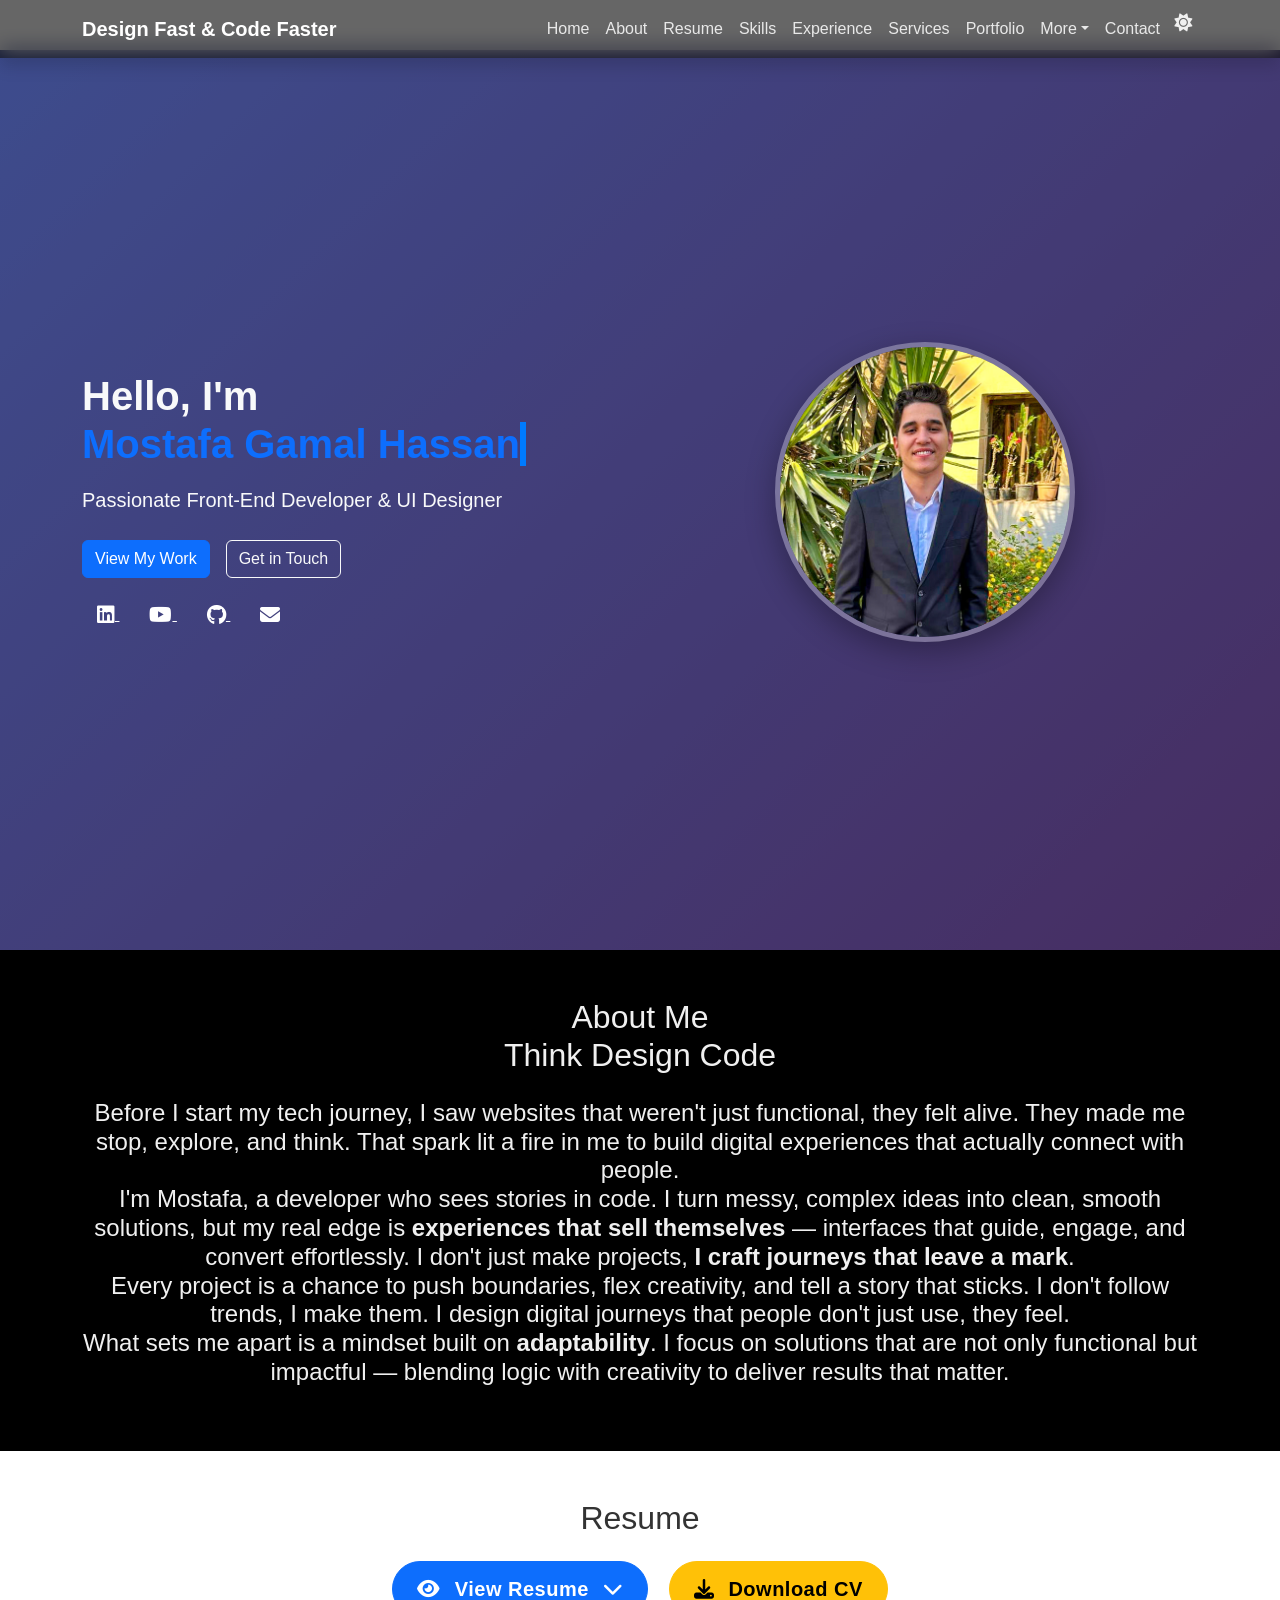
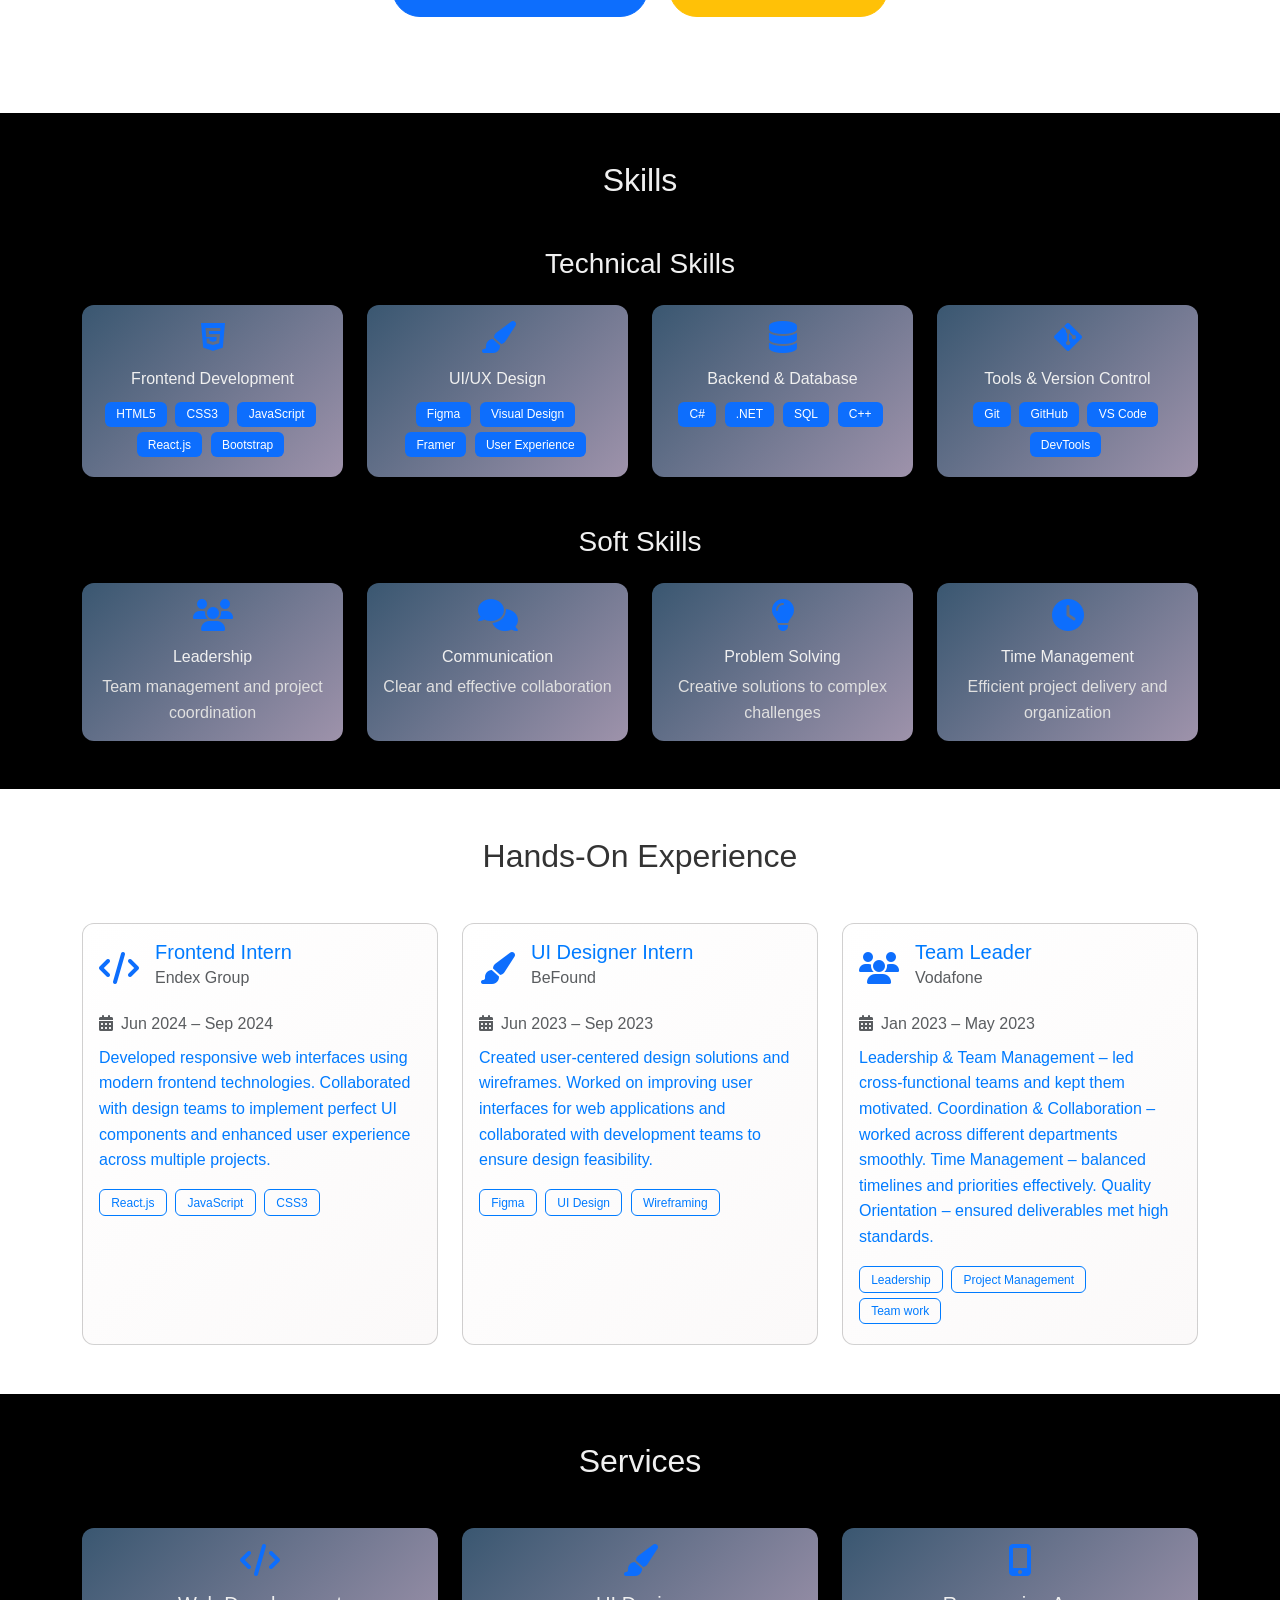
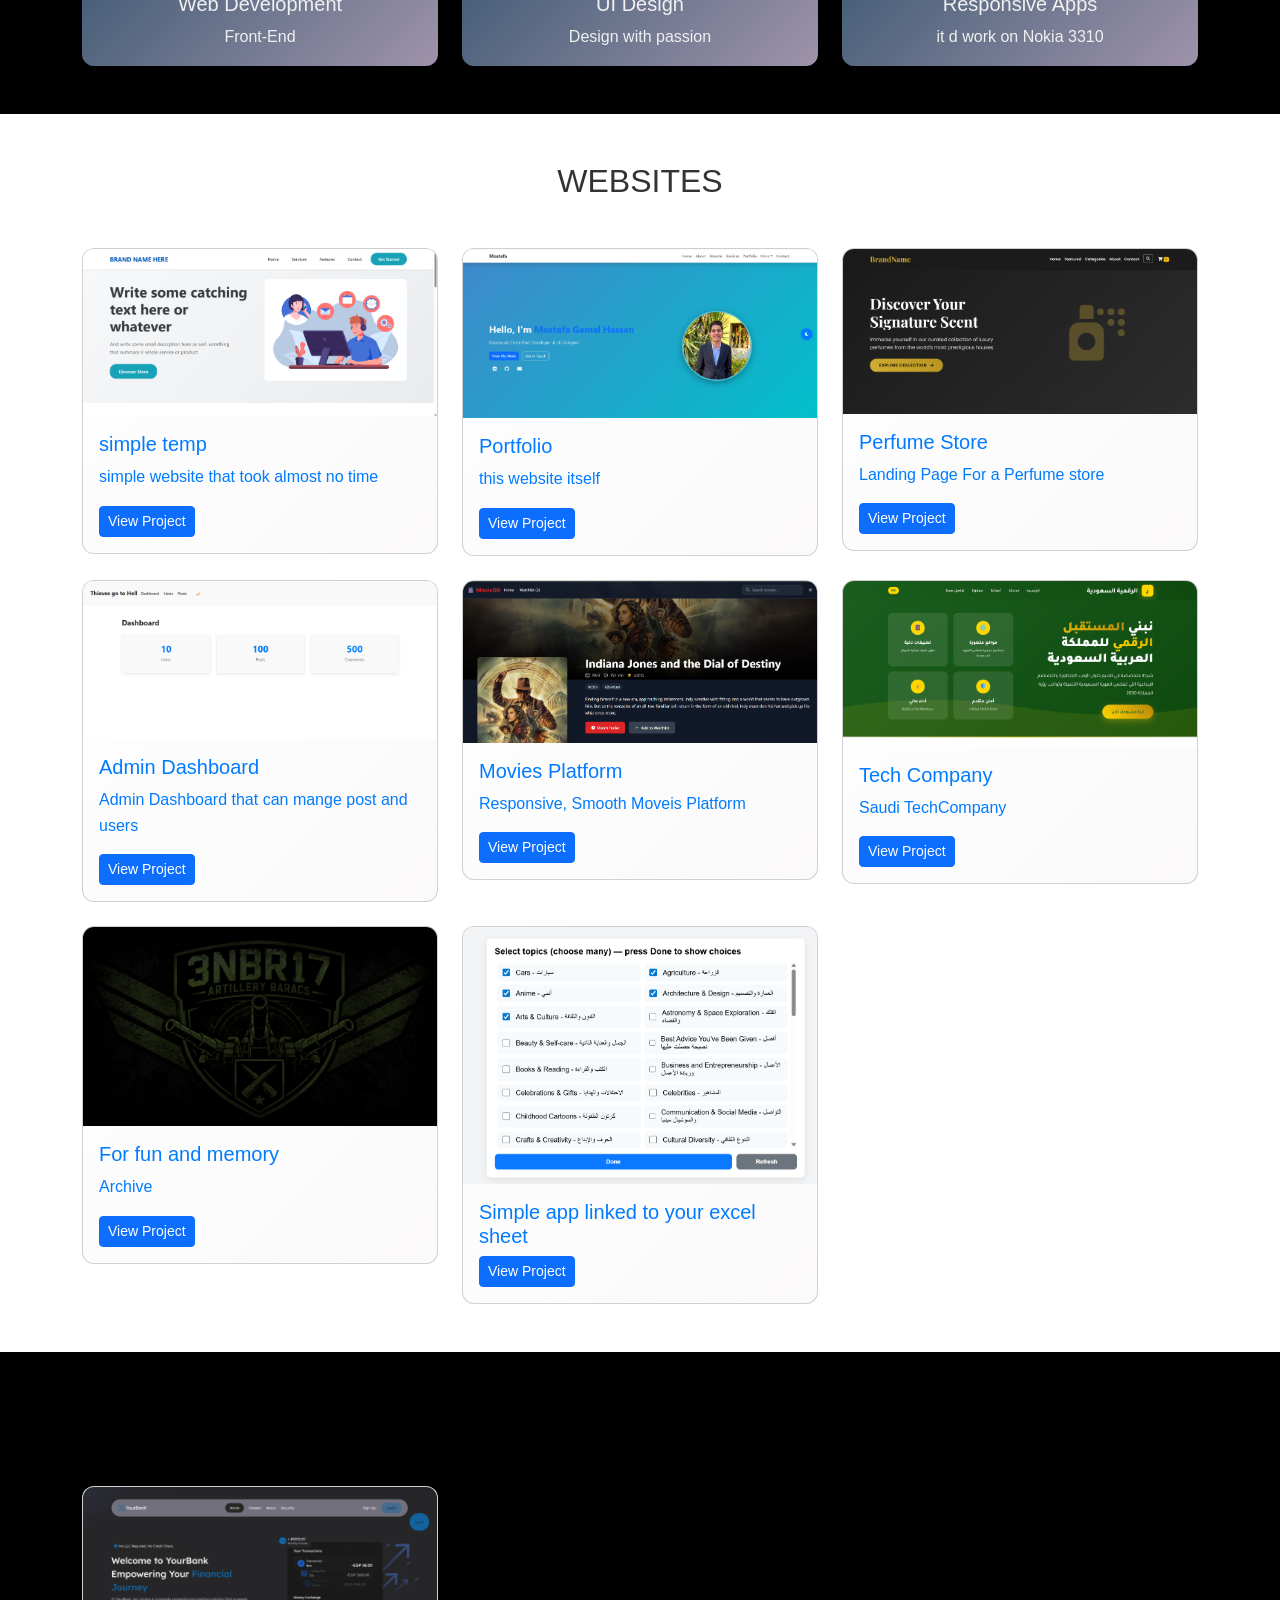
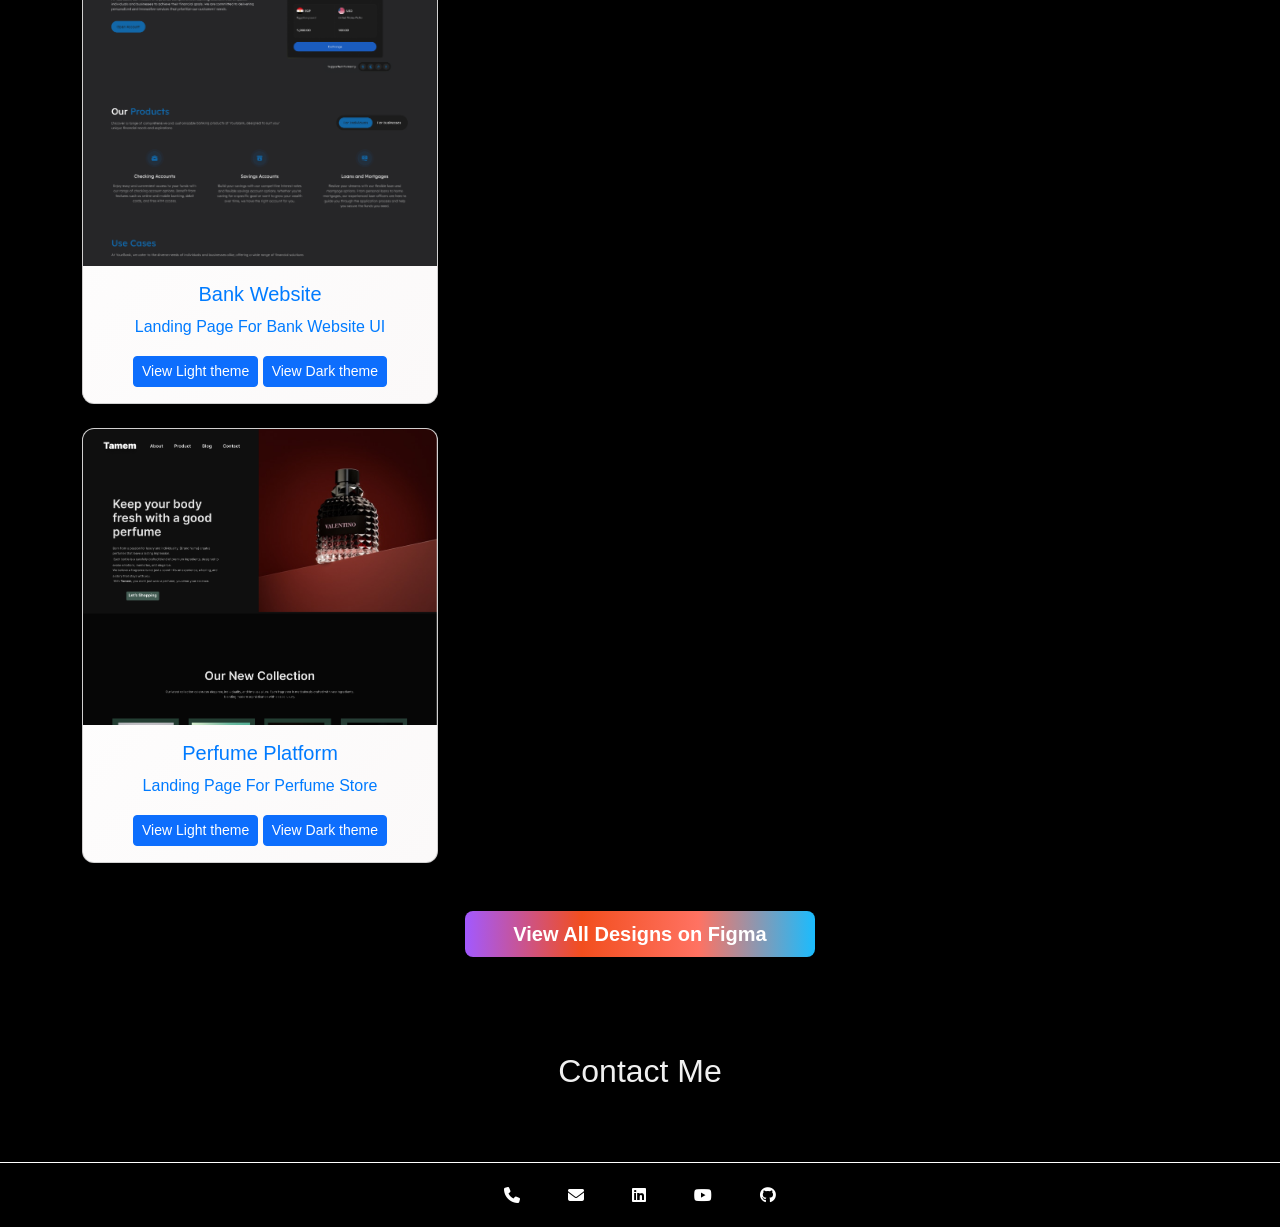
<file: index.html>
<!DOCTYPE html>
<html lang="en">
<head>
  <meta charset="UTF-8" />
  <meta name="viewport" content="width=device-width, initial-scale=1" />
  <title>Mostafa Gamal Hassan - Portfolio</title>
  <!-- Bootstrap CSS -->
  <link
    href="https://cdn.jsdelivr.net/npm/bootstrap@5.3.2/dist/css/bootstrap.min.css" rel="stylesheet"/>
  <!-- Font Awesome for icons -->
  <link
    href="https://cdnjs.cloudflare.com/ajax/libs/font-awesome/6.5.0/css/all.min.css" rel="stylesheet"/>
  <link rel="stylesheet" href="style.css">
</head>


<body data-bs-spy="scroll" data-bs-target="#navbar" data-bs-offset="70" data-theme="dark">
  
  
  <!-- Navbar -->
<nav id="navbar" class="navbar navbar-expand-lg navbar-dark bg-dark fixed-top shadow">
    <div class="container">
      <a class="navbar-brand fw-bold" href="#home">Design Fast & Code Faster</a>
      <button class="navbar-toggler" type="button" data-bs-toggle="collapse" data-bs-target="#navmenu">
        <span class="navbar-toggler-icon"></span>
      </button>
      <div class="collapse navbar-collapse" id="navmenu">
        <ul class="navbar-nav ms-auto">
          <li class="nav-item"><a href="#home" class="nav-link">Home</a></li>
          <li class="nav-item"><a href="#about" class="nav-link">About</a></li>
          <li class="nav-item"><a href="#resume" class="nav-link">Resume</a></li>
          <li class="nav-item"><a href="#skills" class="nav-link">Skills</a></li>
          <li class="nav-item"><a href="#experience" class="nav-link">Experience</a></li>
          <li class="nav-item"><a href="#services" class="nav-link">Services</a></li>
          <li class="nav-item"><a href="#portfolio" class="nav-link">Portfolio</a></li>
          <li class="nav-item dropdown">
            <a class="nav-link dropdown-toggle" href="#" id="dropdownMenu" role="button" data-bs-toggle="dropdown">More</a>
            <ul class="dropdown-menu">
              <li><a class="dropdown-item" href="#">Blog</a></li>
              <li><a class="dropdown-item" href="#">Achievements</a></li>
              <li><a class="dropdown-item" href="#">Other</a></li>
            </ul>
          </li>
          <li class="nav-item"><a href="#contact" class="nav-link">Contact</a></li>
          <li class="nav-item">
            <button class="theme-toggle" id="themeToggle" aria-label="Toggle theme">
              <i class="fas fa-sun" id="themeIcon"></i>
            </button>
          </li>
        </ul>
      </div>
    </div>
  </nav>



  <!-- Hero Section -->
  <section id="home" class="d-flex align-items-center text-light hero">
    <div class="container">
      <div class="row align-items-center">
        <div class="col-lg-6 order-lg-1 order-2">
          <h1 class="fw-bold mb-3">
            Hello, I'm <span class="text-primary typewriter">Mostafa Gamal Hassan</span>
          </h1>
          <p class="lead typewriter-subtitle">Passionate Front-End Developer & UI Designer</p>
          <div class="d-flex gap-3 my-4 hero-buttons">
            <a href="#portfolio" class="btn btn-primary">View My Work</a>
            <a href="#contact" class="btn btn-outline-light">Get in Touch</a>
          </div>
          <div class="social-icons">
            <a href="https://www.linkedin.com/in/mostafa-jamal-hassan" target="_blank">
              <i class="fab fa-linkedin fa-lg"></i>
            </a>
            <a href="https://www.youtube.com/playlist?list=PLK8OQ6pk6Mn3rlcYsz8tOrpyJz4BTNKhA" target="_blank">
              <i class="fab fa-youtube fa-lg"></i>
            </a>
            <a href="https://github.com/mostafa7517" target="_blank">
              <i class="fab fa-github fa-lg"></i>
            </a>
            <a href="https://outlook.live.com/mail/0/?deeplink=mail%2F0%2F%3Fnlp%3D0" target="_blank">
              <i class="fas fa-envelope fa-lg"></i>
            </a>
          </div>
        </div>
        <div class="col-lg-6 order-lg-2 order-1 text-center">
          <img src="img/me.jpg" alt="Profile Photo" class="rounded-circle mb-3 profile-img" />
        </div>
      </div>
    </div>
  </section> 



  <!-- About Section -->
  <section id="about" class="py-5 bg-dark text-light">
    <div class="container">
      <h2 class="text-center mb-4 fade-in animate-text">About Me<br>Think Design Code</h2>
      <div class="text-center fade-in animate-text stagger-2">
        <p><h4>
          Before I start my tech journey, I saw websites that weren't just functional, they felt alive. They made me stop, explore, and think. That spark lit a fire in me to build digital experiences that actually connect with people.
          <br>
          I'm Mostafa, a developer who sees stories in code. I turn messy, complex ideas into clean, smooth solutions, but my real edge is <strong>experiences that sell themselves</strong> — interfaces that guide, engage, and convert effortlessly. I don't just make projects, <b>I craft journeys that leave a mark</b>.
          <br>
          Every project is a chance to push boundaries, flex creativity, and tell a story that sticks. I don't follow trends, I make them. I design digital journeys that people don't just use, they feel.
          <br>
          What sets me apart is a mindset built on <strong>adaptability</strong>. I focus on solutions that are not only functional but impactful — blending logic with creativity to deliver results that matter.
        </h4></p>
      </div>
    </div>
  </section>


<!-- Resume Section -->
<section id="resume" class="py-5 bg-light-section">
  <div class="container">
    <div class="text-center mb-5">
      <h2 class="fade-in animate-text mb-4">Resume</h2>
      
      <!-- View Resume Button -->
      <button id="resumeToggle" class="btn btn-primary btn-lg resume-toggle-btn me-2">
        <i class="fas fa-eye me-2"></i>
        <span>View Resume</span>
        <i class="fas fa-chevron-down ms-2 toggle-icon"></i>
      </button>

      <!-- Download Resume Button -->
      <a href="-CV.pdf" download="My_CV.pdf" 
         class="btn btn-warning btn-lg resume-toggle-btn ms-2">
        <i class="fas fa-download me-2"></i>
        Download CV
      </a>
    </div>

    <div id="resumeContent" class="resume-content">
      <div class="row">
        <!-- Education -->
        <div class="col-md-6 fade-in-left stagger-1">
          <h4 class="animate-text">Education</h4>
          <p class="animate-text stagger-2">
            <b>B.Sc.</b> in Computer Science 
          </p>
        </div>

        <!-- Experience -->
        <div class="col-md-6 fade-in-right stagger-2">
          <h4 class="animate-text">Experience</h4>
          <ul class="animate-text stagger-3">
            <li><strong>Frontend Intern</strong> — Endex Group (Jun 2024 – Sep 2024)</li>
            <li><strong>UI Designer Intern</strong> — BeFound (Jun 2023 – Sep 2023)</li>
            <li><strong>Team Leader</strong> — Vodafone (Jan 2023 – May 2023)</li>
          </ul>
        </div>
      </div>

      <div class="row mt-4">
        <!-- Projects -->
        <div class="col-md-6 fade-in-left stagger-3">
          <h4 class="animate-text">Projects</h4>
          <ul class="animate-text stagger-4">
            <li>
              <strong>Banking Website & Application</strong> (Frontend Developer) — 
              <span class="text-muted">link</span>
            </li>
            <li>
              <strong>UI Design Projects</strong> — 
              <span class="text-muted">[Project link placeholder]</span>
            </li>
          </ul>
        </div>

        <!-- Certificates -->
        <div class="col-md-6 fade-in-right stagger-4">
          <h4 class="animate-text">Certificates</h4>
          <ul class="animate-text stagger-5">
            <li>HTML, CSS, and JavaScript — Udemy</li>
            <li>Figma UI/UX Design — Udemy</li>
          </ul>
        </div>
      </div>

      <div class="row mt-4">
        <!-- Skills -->
        <div class="col-md-6 fade-in-left stagger-5">
          <h4 class="animate-text">Skills</h4>
          <p class="animate-text stagger-6">
            HTML, CSS, JavaScript, React.js, Bootstrap, Figma, Git, GitHub, C++, C#, SQL, .NET basics
          </p>
        </div>

        <!-- Volunteering -->
        <div class="col-md-6 fade-in-right stagger-6">
          <h4 class="animate-text">Volunteering</h4>
          <ul class="animate-text stagger-7">
            <li>Blood Donation Campaign – Giza (Oct 2023)</li>
            <li>Ramadan Food Box Campaign – Giza (Mar 2023)</li>
          </ul>
        </div>
      </div>

      <div class="row mt-4">
        <!-- Languages -->
        <div class="col-md-12 fade-in">
          <h4 class="animate-text">Languages</h4>
          <p class="animate-text stagger-2">Arabic: Native | English: Fluent</p>
        </div>
      </div>
    </div>
  </div>
</section>



  <!-- Skills Section -->
  <section id="skills" class="py-5 bg-dark text-light">
    <div class="container">
      <h2 class="text-center mb-5 fade-in animate-text">Skills</h2>
      
      <!-- Technical Skills -->
      <div class="row mb-5">
        <div class="col-12">
          <h3 class="text-center mb-4 fade-in animate-text stagger-1">Technical Skills</h3>
          <div class="row g-4">
            <!-- Frontend Development -->
            <div class="col-md-6 col-lg-3">
              <div class="card service-card h-100 text-center stagger-1">
                <div class="card-body">
                  <i class="fab fa-html5 fa-2x mb-3 text-primary"></i>
                  <h6 class="card-title">Frontend Development</h6>
                  <div class="skill-tags">
                    <span class="badge bg-primary me-1 mb-1">HTML5</span>
                    <span class="badge bg-primary me-1 mb-1">CSS3</span>
                    <span class="badge bg-primary me-1 mb-1">JavaScript</span>
                    <span class="badge bg-primary me-1 mb-1">React.js</span>
                    <span class="badge bg-primary me-1 mb-1">Bootstrap</span>
                  </div>
                </div>
              </div>
            </div>
            
            <!-- UI/UX Design -->
            <div class="col-md-6 col-lg-3">
              <div class="card service-card h-100 text-center stagger-2">
                <div class="card-body">
                  <i class="fas fa-paint-brush fa-2x mb-3 text-primary"></i>
                  <h6 class="card-title">UI/UX Design</h6>
                  <div class="skill-tags">
                    <span class="badge bg-primary me-1 mb-1">Figma</span>
                    <span class="badge bg-primary me-1 mb-1">Visual Design</span>
                    <span class="badge bg-primary me-1 mb-1">Framer</span>
                    <span class="badge bg-primary me-1 mb-1">User Experience</span>
                  </div>
                </div>
              </div>
            </div>
            
            <!-- Backend & Database -->
            <div class="col-md-6 col-lg-3">
              <div class="card service-card h-100 text-center stagger-3">
                <div class="card-body">
                  <i class="fas fa-database fa-2x mb-3 text-primary"></i>
                  <h6 class="card-title">Backend & Database</h6>
                  <div class="skill-tags">
                    <span class="badge bg-primary me-1 mb-1">C#</span>
                    <span class="badge bg-primary me-1 mb-1">.NET</span>
                    <span class="badge bg-primary me-1 mb-1">SQL</span>
                    <span class="badge bg-primary me-1 mb-1">C++</span>
                  </div>
                </div>
              </div>
            </div>
            
            <!-- Tools & Version Control -->
            <div class="col-md-6 col-lg-3">
              <div class="card service-card h-100 text-center stagger-4">
                <div class="card-body">
                  <i class="fab fa-git-alt fa-2x mb-3 text-primary"></i>
                  <h6 class="card-title">Tools & Version Control</h6>
                  <div class="skill-tags">
                    <span class="badge bg-primary me-1 mb-1">Git</span>
                    <span class="badge bg-primary me-1 mb-1">GitHub</span>
                    <span class="badge bg-primary me-1 mb-1">VS Code</span>
                    <span class="badge bg-primary me-1 mb-1">DevTools</span>
                  </div>
                </div>
              </div>
            </div>
          </div>
        </div>
      </div>


      <!-- Soft Skills -->
      <div class="row">
        <div class="col-12">
          <h3 class="text-center mb-4 fade-in animate-text stagger-2">Soft Skills</h3>
          <div class="row g-4">
            <div class="col-md-6 col-lg-3">
              <div class="card service-card h-100 text-center stagger-5">
                <div class="card-body">
                  <i class="fas fa-users fa-2x mb-3 text-primary"></i>
                  <h6 class="card-title">Leadership</h6>
                  <p class="card-text text-muted">Team management and project coordination</p>
                </div>
              </div>
            </div>
            
            <div class="col-md-6 col-lg-3">
              <div class="card service-card h-100 text-center stagger-6">
                <div class="card-body">
                  <i class="fas fa-comments fa-2x mb-3 text-primary"></i>
                  <h6 class="card-title">Communication</h6>
                  <p class="card-text text-muted">Clear and effective collaboration</p>
                </div>
              </div>
            </div>
            
            <div class="col-md-6 col-lg-3">
              <div class="card service-card h-100 text-center stagger-7">
                <div class="card-body">
                  <i class="fas fa-lightbulb fa-2x mb-3 text-primary"></i>
                  <h6 class="card-title">Problem Solving</h6>
                  <p class="card-text text-muted">Creative solutions to complex challenges</p>
                </div>
              </div>
            </div>
            
            <div class="col-md-6 col-lg-3">
              <div class="card service-card h-100 text-center stagger-8">
                <div class="card-body">
                  <i class="fas fa-clock fa-2x mb-3 text-primary"></i>
                  <h6 class="card-title">Time Management</h6>
                  <p class="card-text text-muted">Efficient project delivery and organization</p>
                </div>
              </div>
            </div>
          </div>
        </div>
      </div>
    </div>
  </section>


  <!-- Experience Section -->
  <section id="experience" class="py-5 bg-light-section">
    <div class="container">
      <h2 class="text-center mb-5 fade-in animate-text">Hands-On Experience</h2>
      <div class="row g-4">

        <!-- Frontend Intern Experience -->
        <div class="col-lg-4">
          <div class="card portfolio-card h-100 stagger-1">
            <div class="card-body">
              <div class="d-flex align-items-center mb-3">
                <i class="fas fa-code fa-2x text-primary me-3"></i>
                <div>
                  <h5 class="card-title mb-1">Frontend Intern</h5>
                  <h6 class="text-muted">Endex Group</h6>
                </div>
              </div>
              <p class="text-muted mb-2"><i class="fas fa-calendar-alt me-2"></i>Jun 2024 – Sep 2024</p>
              <p class="card-text">Developed responsive web interfaces using modern frontend technologies. Collaborated with design teams to implement perfect UI components and enhanced user experience across multiple projects.</p>
              <div class="skill-tags">
                <span class="badge bg-outline-primary me-1 mb-1">React.js</span>
                <span class="badge bg-outline-primary me-1 mb-1">JavaScript</span>
                <span class="badge bg-outline-primary me-1 mb-1">CSS3</span>
              </div>
            </div>
          </div>
        </div>

        <!-- UI Designer Intern Experience -->
        <div class="col-lg-4">
          <div class="card portfolio-card h-100 stagger-2">
            <div class="card-body">
              <div class="d-flex align-items-center mb-3">
                <i class="fas fa-paint-brush fa-2x text-primary me-3"></i>
                <div>
                  <h5 class="card-title mb-1">UI Designer Intern</h5>
                  <h6 class="text-muted">BeFound</h6>
                </div>
              </div>
              <p class="text-muted mb-2"><i class="fas fa-calendar-alt me-2"></i>Jun 2023 – Sep 2023</p>
              <p class="card-text">Created user-centered design solutions and wireframes. Worked on improving user interfaces for web applications and collaborated with development teams to ensure design feasibility.</p>
              <div class="skill-tags">
                <span class="badge bg-outline-primary me-1 mb-1">Figma</span>
                <span class="badge bg-outline-primary me-1 mb-1">UI Design</span>
                <span class="badge bg-outline-primary me-1 mb-1">Wireframing</span>
              </div>
            </div>
          </div>
        </div>

        <!-- Team Leader Experience -->
        <div class="col-lg-4">
          <div class="card portfolio-card h-100 stagger-3">
            <div class="card-body">
              <div class="d-flex align-items-center mb-3">
                <i class="fas fa-users fa-2x text-primary me-3"></i>
                <div>
                  <h5 class="card-title mb-1">Team Leader</h5>
                  <h6 class="text-muted">Vodafone</h6>
                </div>
              </div>
              <p class="text-muted mb-2"><i class="fas fa-calendar-alt me-2"></i>Jan 2023 – May 2023</p>
              <p class="card-text">Leadership & Team Management – led cross-functional teams and kept them motivated.
                  Coordination & Collaboration – worked across different departments smoothly.
                  Time Management – balanced timelines and priorities effectively.
                  Quality Orientation – ensured deliverables met high standards.</p>
              <div class="skill-tags">
                <span class="badge bg-outline-primary me-1 mb-1">Leadership</span>
                <span class="badge bg-outline-primary me-1 mb-1">Project Management</span>
                <span class="badge bg-outline-primary me-1 mb-1">Team work</span>
              </div>
            </div>
          </div>
        </div>
      </div>
    </div>
  </section>



  <!-- Services Section -->
  <section id="services" class="py-5 bg-dark text-light">
    <div class="container">
      <h2 class="text-center mb-5 fade-in animate-text">Services</h2>
      <div class="row g-4">
        <div class="col-md-4">
          <div class="card service-card h-100 text-center stagger-1">
            <div class="card-body">
              <i class="fas fa-code fa-2x mb-3 text-primary"></i>
              <h5 class="card-title">Web Development</h5>
              <p class="card-text">Front-End</p>
            </div>
          </div>
        </div>
        <div class="col-md-4">
          <div class="card service-card h-100 text-center stagger-2">
            <div class="card-body">
              <i class="fas fa-paint-brush fa-2x mb-3 text-primary"></i>
              <h5 class="card-title">UI Design</h5>
              <p class="card-text">Design with passion</p>
            </div>
          </div>
        </div>
        <div class="col-md-4">
          <div class="card service-card h-100 text-center stagger-3">
            <div class="card-body">
              <i class="fas fa-mobile-alt fa-2x mb-3 text-primary"></i>
              <h5 class="card-title">Responsive Apps</h5>
              <p class="card-text">it d work on Nokia 3310</p>
            </div>
          </div>
        </div>
      </div>
    </div>
  </section>



  <!-- Portfolio Section -->
  <section id="portfolio" class="py-5 bg-light-section">
    <div class="container">
      <h2 class="text-center mb-5 fade-in animate-text">WEBSITES</h2>
      <div class="row g-4">
        <div class="col-md-4">
          <div class="card portfolio-card stagger-1">
            <img src="img/WebsiteTemp.png" class="card-img-top" alt="Project" />
            <div class="card-body">
              <h5 class="card-title">simple temp</h5>
              <p class="card-text">simple website that took almost no time</p>
              <a href="WebsiteTemp/WebsiteTemp.html" target="_blank" class="btn btn-sm btn-primary">View Project</a>
            </div>
          </div>
        </div>
        <div class="col-md-4">
          <div class="card portfolio-card stagger-2">
            <img src="img/Protofolio.png" class="card-img-top" alt="Project" />
            <div class="card-body">
              <h5 class="card-title">Portfolio</h5>
              <p class="card-text">this website itself</p>
              <a href="index.html" target="_blank" class="btn btn-sm btn-primary">View Project</a>
            </div>
          </div>
        </div>
         <div class="col-md-4">
          <div class="card portfolio-card stagger-3">
            <img src="img/Perfume.png" class="card-img-top" alt="Project" />
            <div class="card-body">
              <h5 class="card-title">Perfume Store</h5>
              <p class="card-text">Landing Page For a Perfume store</p>
              <a href="Perfume Landing Page/Perfume.html" class="btn btn-sm btn-primary">View Project</a>
            </div>
          </div>
        </div> 
          <div class="col-md-4">
            <div class="card portfolio-card stagger-3">
              <img src="img/AdminDashboard.png" class="card-img-top" alt="Project" />
              <div class="card-body">
               <h5 class="card-title">Admin Dashboard</h5>
              <p class="card-text">Admin Dashboard that can mange post and users </p>
              <a href="AdminDashboard/AdminDashboard-Posts-Users.html" class="btn btn-sm btn-primary">View Project</a>
            </div>
          </div>
        </div> 
         <div class="col-md-4">
          <div class="card portfolio-card stagger-1">
            <img src="img/MoviesPlatform.png" class="card-img-top" alt="Project" />
            <div class="card-body">
              <h5 class="card-title">Movies Platform</h5>
              <p class="card-text">Responsive, Smooth Moveis Platform</p>
              <a href="Movie Platform/Movies.html" target="_blank" class="btn btn-sm btn-primary">View Project</a>
            </div>
          </div>
        </div> 
                <div class="col-md-4">
          <div class="card portfolio-card stagger-2">
            <img src="img/TechCompanyWebsite.png" class="card-img-top" alt="Project" />
            <div class="card-body">
              <h5 class="card-title">Tech Company</h5>
              <p class="card-text">Saudi TechCompany </p>
              <a href="TechCompanyWebsite/TechCompanyWebsite.html" target="_blank" class="btn btn-sm btn-primary">View Project</a>
            </div>
          </div>
        </div>
         <div class="col-md-4">
          <div class="card portfolio-card stagger-2">
            <img src="img/3nbr17.png" class="card-img-top" alt="Project" />
            <div class="card-body">
              <h5 class="card-title">For fun and memory</h5>
              <p class="card-text">Archive </p>
              <a href="3nbr 17/login.html" target="_blank" class="btn btn-sm btn-primary">View Project</a>
            </div>
          </div>
        </div>
        <div class="col-md-4">
          <div class="card portfolio-card stagger-1">
            <img src="img/Tobic_pic.png" class="card-img-top" alt="Project" />
            <div class="card-body">
              <h5 class="card-title">Simple app linked to your excel sheet</h5>
              <a href="simple tobic choose site/simple pic site.html" target="_blank" class="btn btn-sm btn-primary">View Project</a>
            </div>
          </div>
        </div> 
      </div>
    </div>
  </section>



    <!-- UI/UX Section -->
  <section id="uiux" class="py-5 bg-dark text-light">
    <div class="container">
      <h2 class="text-center mb-5 fade-in animate-text">UI/UX Designs</h2>
      <div class="row g-4">
        <div class="col-md-4">
          <div class="card portfolio-card stagger-1">
            <img src="img/DarkBank.png" class="card-img-top" alt="UI Projects" />
            <div class="card-body text-center">
              <h5 class="card-title">Bank Website</h5>
              <p class="card-text">Landing Page For Bank Website UI</p>
              <a href="UI/Bank light Mode Landing Page.pdf" 
                 target="_blank" 
                 class="btn btn-sm btn-primary">
                View Light theme
              </a>
              <a href="UI/Bank Dark Mode Landing Page.pdf" 
                 target="_blank" 
                 class="btn btn-sm btn-primary">
                View Dark theme
              </a>
            </div>
          </div>
        </div>

        <div class="col-md-4">
          <div class="card portfolio-card stagger-1">
            <img src="img/BookStore3.png" class="card-img-top" alt="UI Projects" />
            <div class="card-body text-center">
              <h5 class="card-title">BookStore platform  </h5>
              <p class="card-text">BookStore platform UI </p>
              <a href="UI/Book Store Landing Page.pdf" 
                 target="_blank" 
                 class="btn btn-sm btn-primary">
                View 
              </a>
            </div>
          </div>
        </div>

        <div class="col-md-4">
          <div class="card portfolio-card stagger-1">
            <img src="img/Travel .png" class="card-img-top" alt="UI Projects" />
            <div class="card-body text-center">
              <h5 class="card-title">Travel Platform </h5>
              <p class="card-text">Landing Page For Travrl Website </p>
              <a href="UI/Travel Platform Landing Page.pdf" 
                 target="_blank" 
                 class="btn btn-sm btn-primary">
                View light theme
              </a>
              <a href="UI/Travel Platform Landing Page Dark.pdf" 
                 target="_blank" 
                 class="btn btn-sm btn-primary">
                View Dark theme
              </a>
            </div>
          </div>
        </div>

                <div class="col-md-4">
          <div class="card portfolio-card stagger-1">
            <img src="img/Perfume Dark.png" class="card-img-top" alt="UI Projects" />
            <div class="card-body text-center">
              <h5 class="card-title">Perfume Platform  </h5>
              <p class="card-text">Landing Page For Perfume Store </p>
              <a href="UI/Perfume Landing Page.pdf" 
                 target="_blank" 
                 class="btn btn-sm btn-primary">
                View Light theme
              </a>
              <a href="UI/Perfume Landing Page Daek.pdf" 
                 target="_blank" 
                 class="btn btn-sm btn-primary">
                View Dark theme
              </a>
            </div>
          </div>
        </div>
        
<div class="text-center mt-5">
  <a href="https://www.figma.com/design/O9BG7I8iox1VuYgNOMCr6v/protofolio?node-id=0-1&t=dG2rlEj0ox83q4Sg-1" 
     target="_blank" 
     class="btn btn-lg px-5 figma-btn">
    View All Designs on Figma
  </a>
</div>
    </div>
  </section>


  <!-- Contact Section -->
  <section id="contact" class="py-5 bg-dark text-light">
    <div class="container">
      <h2 class="text-center mb-4 fade-in animate-text">Contact Me</h2>
    </div>
  </section>


  <!-- Footer -->
  <footer class="footer bg-dark text-light py-3">
    <div class="container d-flex justify-content-center gap-4">
      <a href="https://wa.me/qr/7N5U4WDGU3A3I1" target="_blank" class="footer-icon">
        <i class="fas fa-phone"></i>
      </a>
      <a href="https://outlook.live.com/mail/0/?deeplink=mail%2F0%2F%3Fnlp%3D0" target="_blank" class="footer-icon">
        <i class="fas fa-envelope"></i>
      </a>
      <a href="https://www.linkedin.com/in/mostafa-jamal-hassan" target="_blank" class="footer-icon">
        <i class="fab fa-linkedin"></i>
      </a>
      <a href="https://www.youtube.com/playlist?list=PLK8OQ6pk6Mn3rlcYsz8tOrpyJz4BTNKhA" target="_blank" class="footer-icon">
        <i class="fab fa-youtube"></i>
        </a>
      <a href="https://github.com/mostafa7517" target="_blank" class="footer-icon">
        <i class="fab fa-github"></i>
      </a>
    </div>
  </footer>

  <!-- Bootstrap JS -->
  <script src="https://cdn.jsdelivr.net/npm/bootstrap@5.3.2/dist/js/bootstrap.bundle.min.js"></script>
  <script src="script.js"></script>
</body>
</html>
</file>
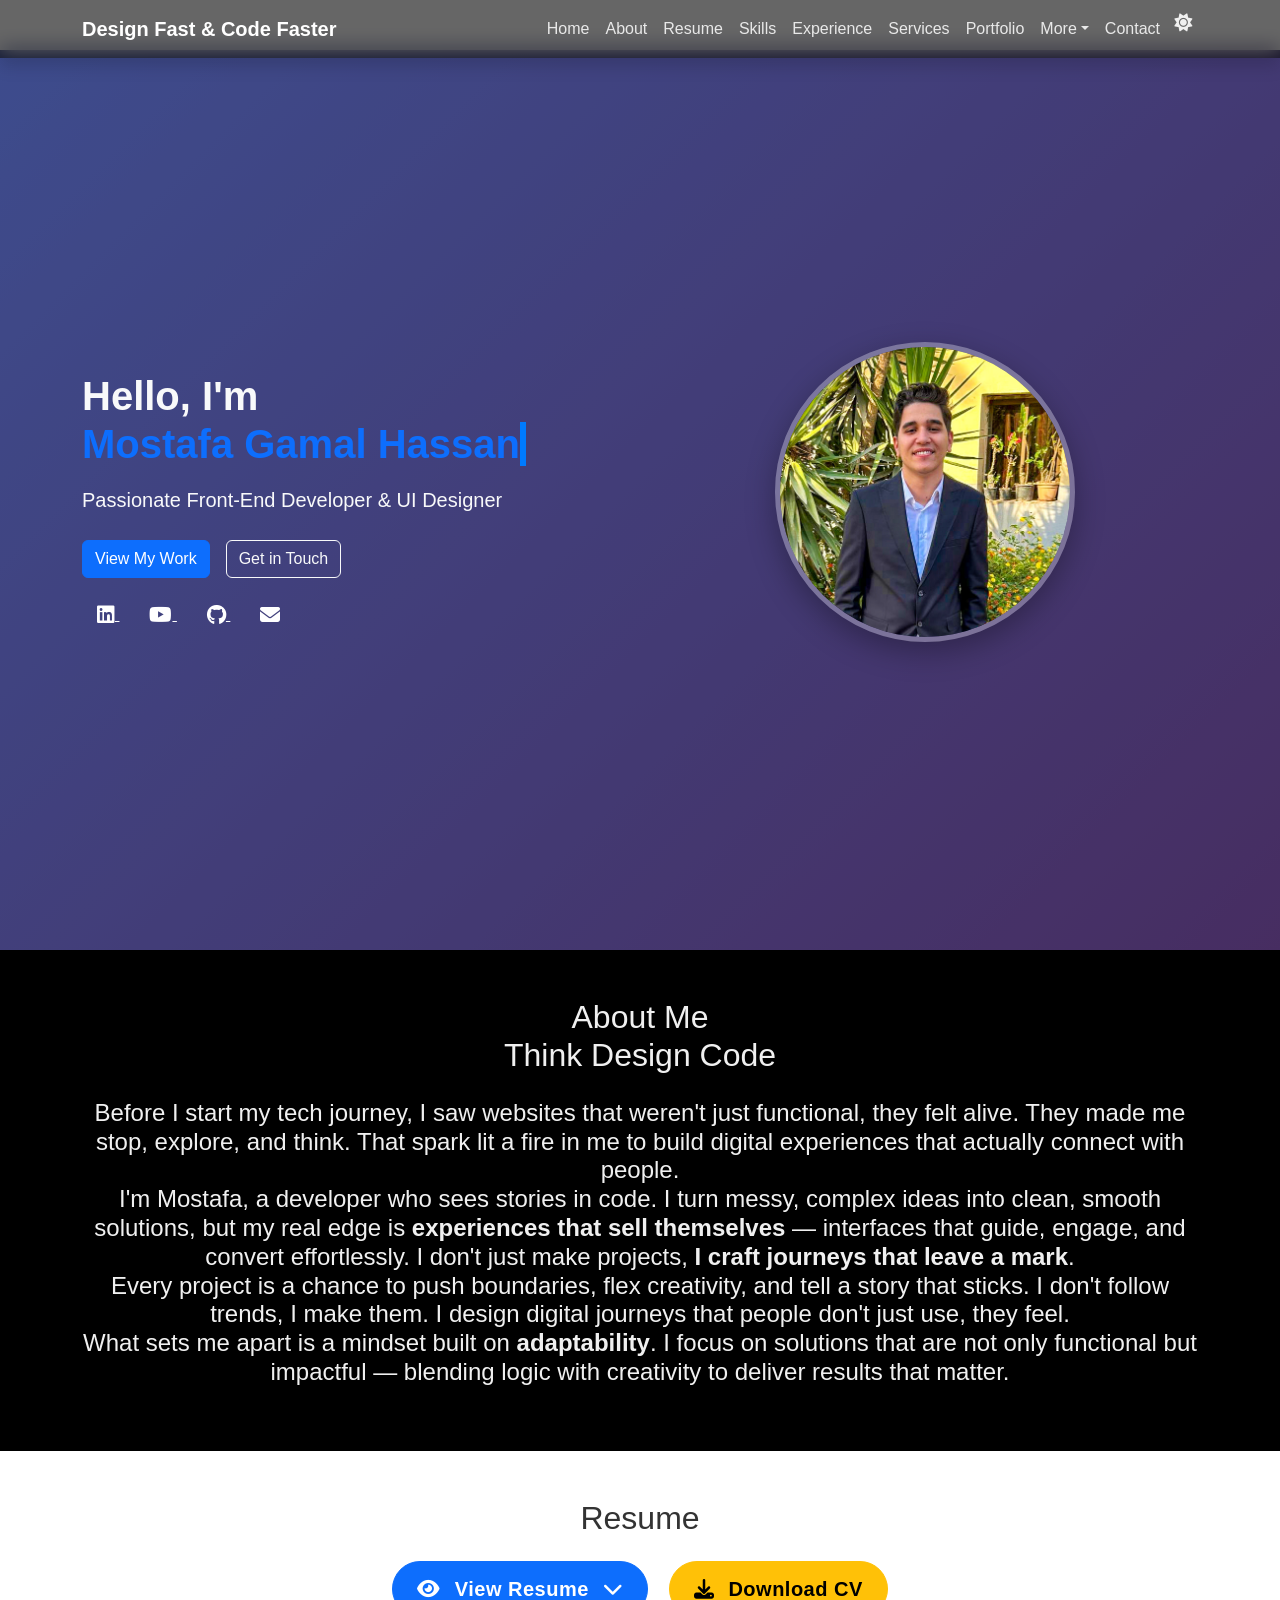
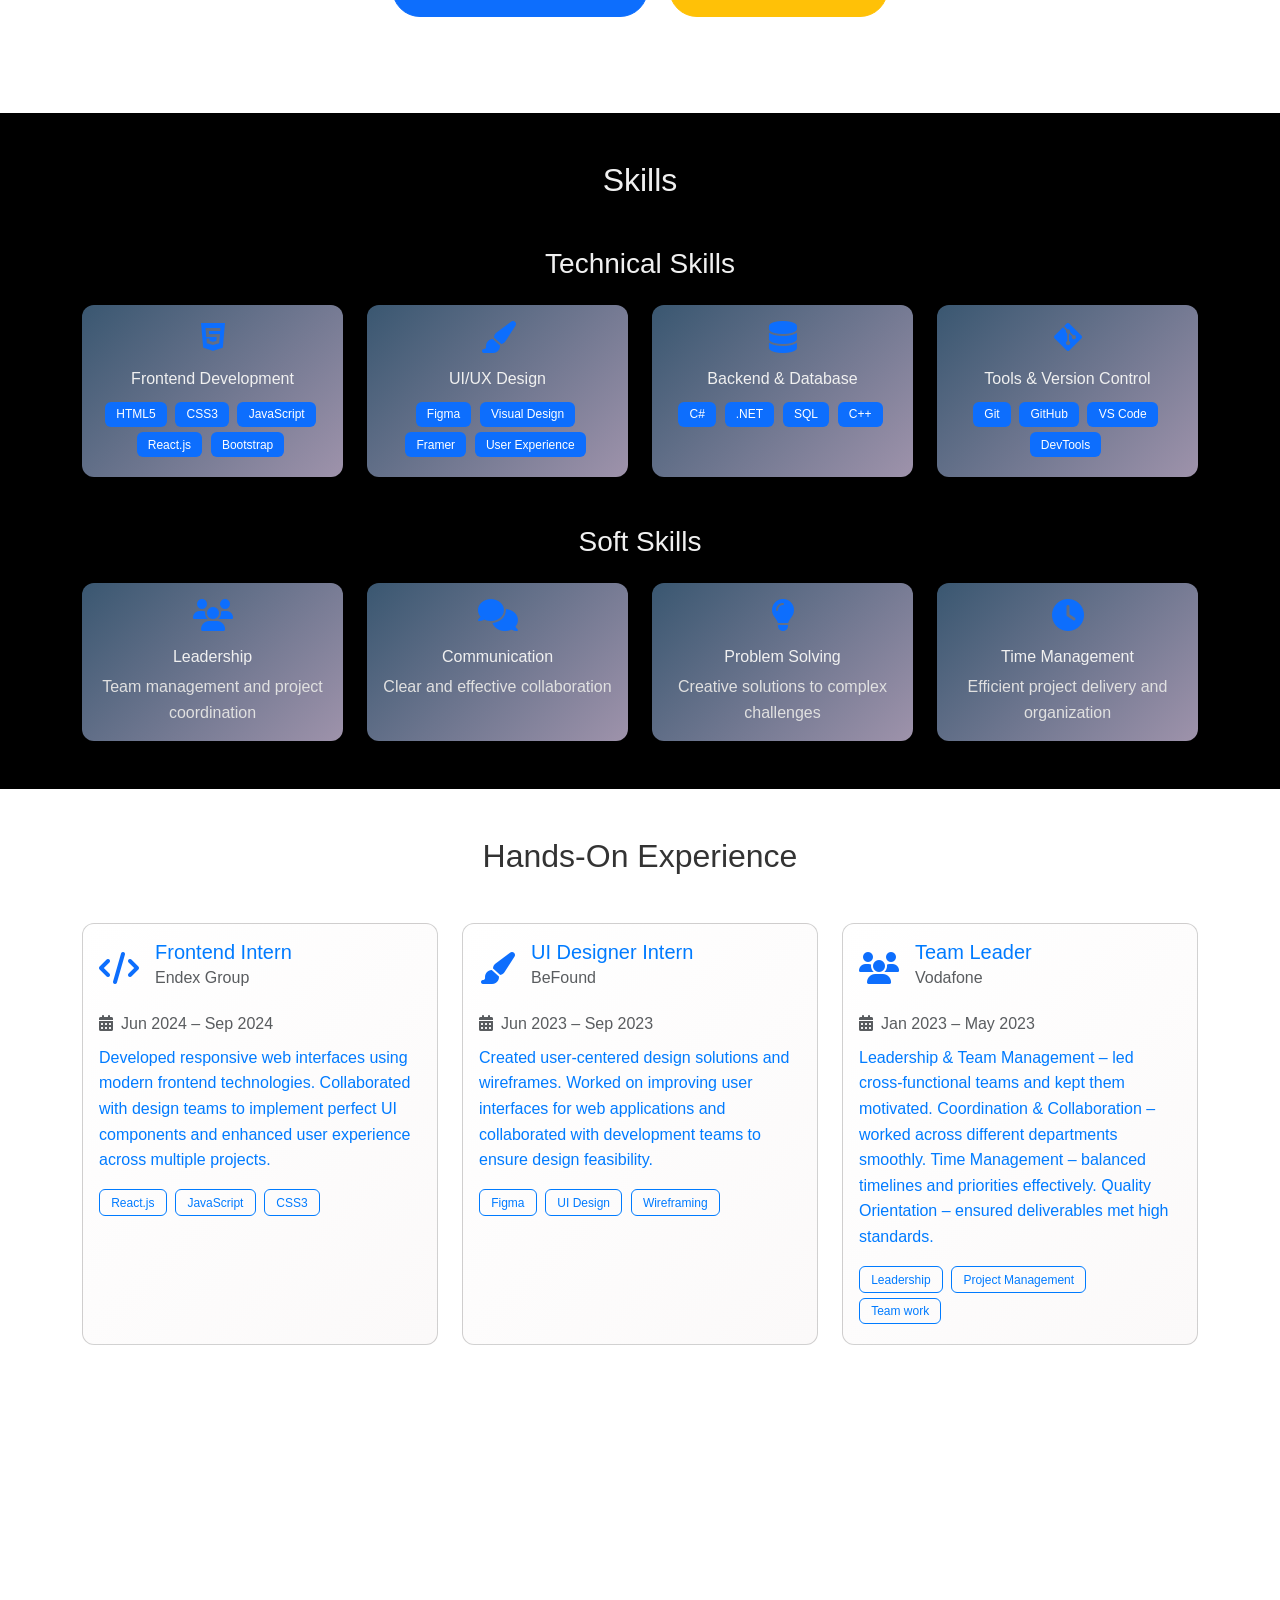
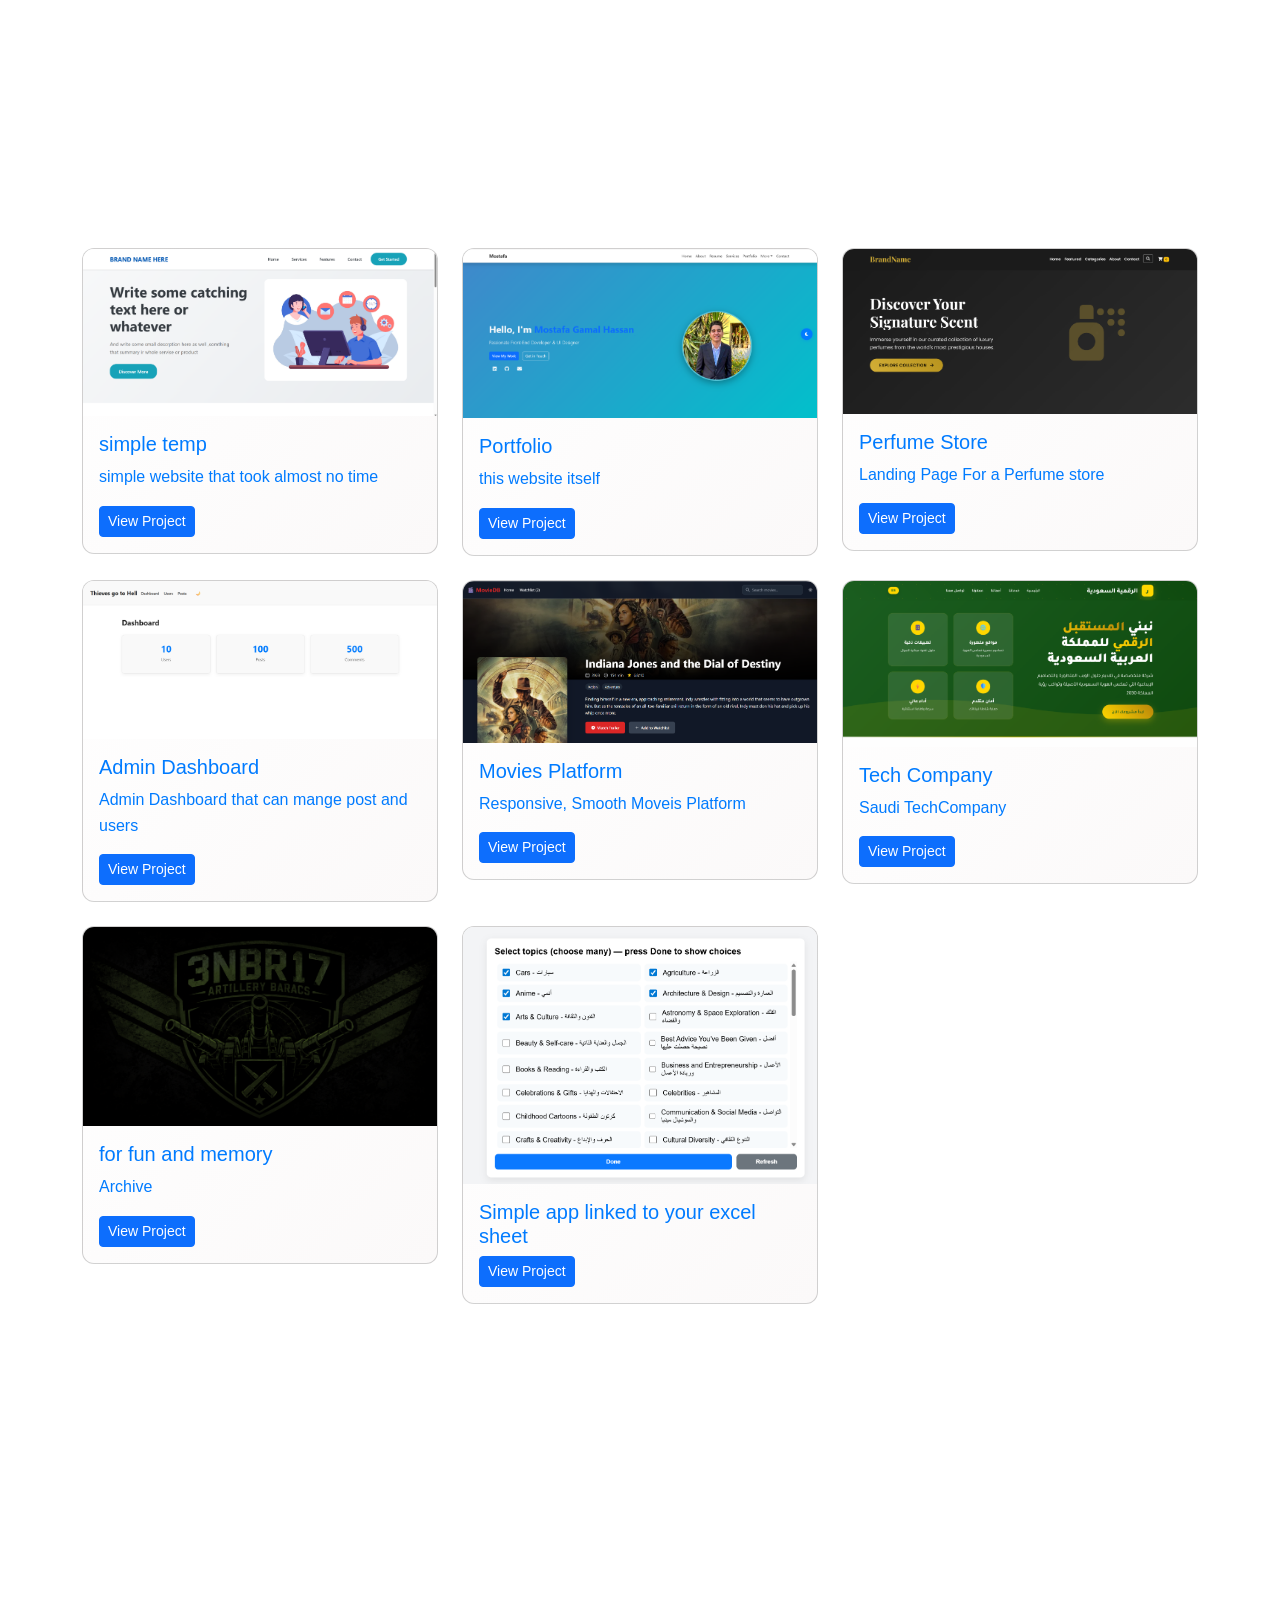
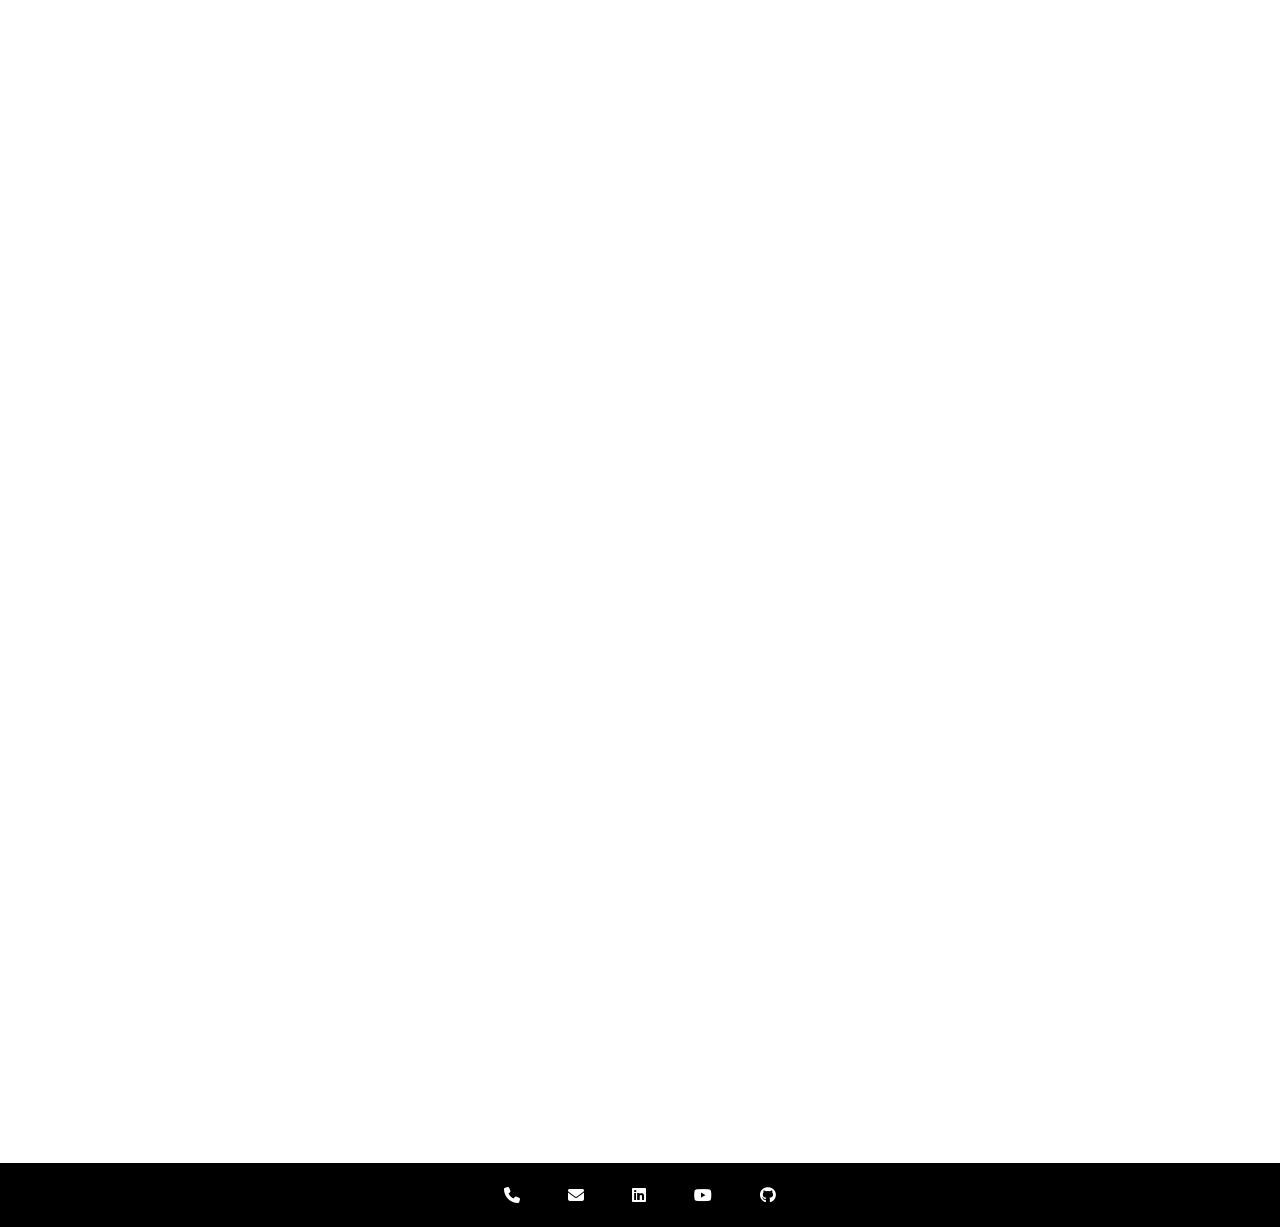
<file: Mostafa-Jamal-Protofolio-main/index.html>
<!DOCTYPE html>
<html lang="en">
<head>
  <meta charset="UTF-8" />
  <meta name="viewport" content="width=device-width, initial-scale=1" />
  <title>Mostafa Gamal Hassan - Portfolio</title>
  <!-- Bootstrap CSS -->
  <link
    href="https://cdn.jsdelivr.net/npm/bootstrap@5.3.2/dist/css/bootstrap.min.css" rel="stylesheet"/>
  <!-- Font Awesome for icons -->
  <link
    href="https://cdnjs.cloudflare.com/ajax/libs/font-awesome/6.5.0/css/all.min.css" rel="stylesheet"/>
  <link rel="stylesheet" href="style.css">
</head>


<body data-bs-spy="scroll" data-bs-target="#navbar" data-bs-offset="70" data-theme="dark">
  
  
  <!-- Navbar -->
<nav id="navbar" class="navbar navbar-expand-lg navbar-dark bg-dark fixed-top shadow">
    <div class="container">
      <a class="navbar-brand fw-bold" href="#home">Design Fast & Code Faster</a>
      <button class="navbar-toggler" type="button" data-bs-toggle="collapse" data-bs-target="#navmenu">
        <span class="navbar-toggler-icon"></span>
      </button>
      <div class="collapse navbar-collapse" id="navmenu">
        <ul class="navbar-nav ms-auto">
          <li class="nav-item"><a href="#home" class="nav-link">Home</a></li>
          <li class="nav-item"><a href="#about" class="nav-link">About</a></li>
          <li class="nav-item"><a href="#resume" class="nav-link">Resume</a></li>
          <li class="nav-item"><a href="#skills" class="nav-link">Skills</a></li>
          <li class="nav-item"><a href="#experience" class="nav-link">Experience</a></li>
          <li class="nav-item"><a href="#services" class="nav-link">Services</a></li>
          <li class="nav-item"><a href="#portfolio" class="nav-link">Portfolio</a></li>
          <li class="nav-item dropdown">
            <a class="nav-link dropdown-toggle" href="#" id="dropdownMenu" role="button" data-bs-toggle="dropdown">More</a>
            <ul class="dropdown-menu">
              <li><a class="dropdown-item" href="#">Blog</a></li>
              <li><a class="dropdown-item" href="#">Achievements</a></li>
              <li><a class="dropdown-item" href="#">Other</a></li>
            </ul>
          </li>
          <li class="nav-item"><a href="#contact" class="nav-link">Contact</a></li>
          <li class="nav-item">
            <button class="theme-toggle" id="themeToggle" aria-label="Toggle theme">
              <i class="fas fa-sun" id="themeIcon"></i>
            </button>
          </li>
        </ul>
      </div>
    </div>
  </nav>



  <!-- Hero Section -->
  <section id="home" class="d-flex align-items-center text-light hero">
    <div class="container">
      <div class="row align-items-center">
        <div class="col-lg-6 order-lg-1 order-2">
          <h1 class="fw-bold mb-3">
            Hello, I'm <span class="text-primary typewriter">Mostafa Gamal Hassan</span>
          </h1>
          <p class="lead typewriter-subtitle">Passionate Front-End Developer & UI Designer</p>
          <div class="d-flex gap-3 my-4 hero-buttons">
            <a href="#portfolio" class="btn btn-primary">View My Work</a>
            <a href="#contact" class="btn btn-outline-light">Get in Touch</a>
          </div>
          <div class="social-icons">
            <a href="https://www.linkedin.com/in/mostafa-jamal-hassan" target="_blank">
              <i class="fab fa-linkedin fa-lg"></i>
            </a>
            <a href="https://www.youtube.com/playlist?list=PLK8OQ6pk6Mn3rlcYsz8tOrpyJz4BTNKhA" target="_blank">
              <i class="fab fa-youtube fa-lg"></i>
            </a>
            <a href="https://github.com/mostafa7517" target="_blank">
              <i class="fab fa-github fa-lg"></i>
            </a>
            <a href="https://outlook.live.com/mail/0/?deeplink=mail%2F0%2F%3Fnlp%3D0" target="_blank">
              <i class="fas fa-envelope fa-lg"></i>
            </a>
          </div>
        </div>
        <div class="col-lg-6 order-lg-2 order-1 text-center">
          <img src="img/me.jpg" alt="Profile Photo" class="rounded-circle mb-3 profile-img" />
        </div>
      </div>
    </div>
  </section>



  <!-- About Section -->
  <section id="about" class="py-5 bg-dark text-light">
    <div class="container">
      <h2 class="text-center mb-4 fade-in animate-text">About Me<br>Think Design Code</h2>
      <div class="text-center fade-in animate-text stagger-2">
        <p><h4>
          Before I start my tech journey, I saw websites that weren't just functional, they felt alive. They made me stop, explore, and think. That spark lit a fire in me to build digital experiences that actually connect with people.
          <br>
          I'm Mostafa, a developer who sees stories in code. I turn messy, complex ideas into clean, smooth solutions, but my real edge is <strong>experiences that sell themselves</strong> — interfaces that guide, engage, and convert effortlessly. I don't just make projects, <b>I craft journeys that leave a mark</b>.
          <br>
          Every project is a chance to push boundaries, flex creativity, and tell a story that sticks. I don't follow trends, I make them. I design digital journeys that people don't just use, they feel.
          <br>
          What sets me apart is a mindset built on <strong>adaptability</strong>. I focus on solutions that are not only functional but impactful — blending logic with creativity to deliver results that matter.
        </h4></p>
      </div>
    </div>
  </section>


<!-- Resume Section -->
<section id="resume" class="py-5 bg-light-section">
  <div class="container">
    <div class="text-center mb-5">
      <h2 class="fade-in animate-text mb-4">Resume</h2>
      
      <!-- View Resume Button -->
      <button id="resumeToggle" class="btn btn-primary btn-lg resume-toggle-btn me-2">
        <i class="fas fa-eye me-2"></i>
        <span>View Resume</span>
        <i class="fas fa-chevron-down ms-2 toggle-icon"></i>
      </button>

      <!-- Download Resume Button -->
      <a href="-CV.pdf" download="My_CV.pdf" 
         class="btn btn-warning btn-lg resume-toggle-btn ms-2">
        <i class="fas fa-download me-2"></i>
        Download CV
      </a>
    </div>

    <div id="resumeContent" class="resume-content">
      <div class="row">
        <!-- Education -->
        <div class="col-md-6 fade-in-left stagger-1">
          <h4 class="animate-text">Education</h4>
          <p class="animate-text stagger-2">
            <b>B.Sc.</b> in Computer Science 
          </p>
        </div>

        <!-- Experience -->
        <div class="col-md-6 fade-in-right stagger-2">
          <h4 class="animate-text">Experience</h4>
          <ul class="animate-text stagger-3">
            <li><strong>Frontend Intern</strong> — Endex Group (Jun 2024 – Sep 2024)</li>
            <li><strong>UI Designer Intern</strong> — BeFound (Jun 2023 – Sep 2023)</li>
            <li><strong>Team Leader</strong> — Vodafone (Jan 2023 – May 2023)</li>
          </ul>
        </div>
      </div>

      <div class="row mt-4">
        <!-- Projects -->
        <div class="col-md-6 fade-in-left stagger-3">
          <h4 class="animate-text">Projects</h4>
          <ul class="animate-text stagger-4">
            <li>
              <strong>Banking Website & Application</strong> (Frontend Developer) — 
              <span class="text-muted">link</span>
            </li>
            <li>
              <strong>UI Design Projects</strong> — 
              <span class="text-muted">[Project link placeholder]</span>
            </li>
          </ul>
        </div>

        <!-- Certificates -->
        <div class="col-md-6 fade-in-right stagger-4">
          <h4 class="animate-text">Certificates</h4>
          <ul class="animate-text stagger-5">
            <li>HTML, CSS, and JavaScript — Udemy</li>
            <li>Figma UI/UX Design — Udemy</li>
          </ul>
        </div>
      </div>

      <div class="row mt-4">
        <!-- Skills -->
        <div class="col-md-6 fade-in-left stagger-5">
          <h4 class="animate-text">Skills</h4>
          <p class="animate-text stagger-6">
            HTML, CSS, JavaScript, React.js, Bootstrap, Figma, Git, GitHub, C++, C#, SQL, .NET basics
          </p>
        </div>

        <!-- Volunteering -->
        <div class="col-md-6 fade-in-right stagger-6">
          <h4 class="animate-text">Volunteering</h4>
          <ul class="animate-text stagger-7">
            <li>Blood Donation Campaign – Giza (Oct 2023)</li>
            <li>Ramadan Food Box Campaign – Giza (Mar 2023)</li>
          </ul>
        </div>
      </div>

      <div class="row mt-4">
        <!-- Languages -->
        <div class="col-md-12 fade-in">
          <h4 class="animate-text">Languages</h4>
          <p class="animate-text stagger-2">Arabic: Native | English: Fluent</p>
        </div>
      </div>
    </div>
  </div>
</section>



  <!-- Skills Section -->
  <section id="skills" class="py-5 bg-dark text-light">
    <div class="container">
      <h2 class="text-center mb-5 fade-in animate-text">Skills</h2>
      
      <!-- Technical Skills -->
      <div class="row mb-5">
        <div class="col-12">
          <h3 class="text-center mb-4 fade-in animate-text stagger-1">Technical Skills</h3>
          <div class="row g-4">
            <!-- Frontend Development -->
            <div class="col-md-6 col-lg-3">
              <div class="card service-card h-100 text-center stagger-1">
                <div class="card-body">
                  <i class="fab fa-html5 fa-2x mb-3 text-primary"></i>
                  <h6 class="card-title">Frontend Development</h6>
                  <div class="skill-tags">
                    <span class="badge bg-primary me-1 mb-1">HTML5</span>
                    <span class="badge bg-primary me-1 mb-1">CSS3</span>
                    <span class="badge bg-primary me-1 mb-1">JavaScript</span>
                    <span class="badge bg-primary me-1 mb-1">React.js</span>
                    <span class="badge bg-primary me-1 mb-1">Bootstrap</span>
                  </div>
                </div>
              </div>
            </div>
            
            <!-- UI/UX Design -->
            <div class="col-md-6 col-lg-3">
              <div class="card service-card h-100 text-center stagger-2">
                <div class="card-body">
                  <i class="fas fa-paint-brush fa-2x mb-3 text-primary"></i>
                  <h6 class="card-title">UI/UX Design</h6>
                  <div class="skill-tags">
                    <span class="badge bg-primary me-1 mb-1">Figma</span>
                    <span class="badge bg-primary me-1 mb-1">Visual Design</span>
                    <span class="badge bg-primary me-1 mb-1">Framer</span>
                    <span class="badge bg-primary me-1 mb-1">User Experience</span>
                  </div>
                </div>
              </div>
            </div>
            
            <!-- Backend & Database -->
            <div class="col-md-6 col-lg-3">
              <div class="card service-card h-100 text-center stagger-3">
                <div class="card-body">
                  <i class="fas fa-database fa-2x mb-3 text-primary"></i>
                  <h6 class="card-title">Backend & Database</h6>
                  <div class="skill-tags">
                    <span class="badge bg-primary me-1 mb-1">C#</span>
                    <span class="badge bg-primary me-1 mb-1">.NET</span>
                    <span class="badge bg-primary me-1 mb-1">SQL</span>
                    <span class="badge bg-primary me-1 mb-1">C++</span>
                  </div>
                </div>
              </div>
            </div>
            
            <!-- Tools & Version Control -->
            <div class="col-md-6 col-lg-3">
              <div class="card service-card h-100 text-center stagger-4">
                <div class="card-body">
                  <i class="fab fa-git-alt fa-2x mb-3 text-primary"></i>
                  <h6 class="card-title">Tools & Version Control</h6>
                  <div class="skill-tags">
                    <span class="badge bg-primary me-1 mb-1">Git</span>
                    <span class="badge bg-primary me-1 mb-1">GitHub</span>
                    <span class="badge bg-primary me-1 mb-1">VS Code</span>
                    <span class="badge bg-primary me-1 mb-1">DevTools</span>
                  </div>
                </div>
              </div>
            </div>
          </div>
        </div>
      </div>


      <!-- Soft Skills -->
      <div class="row">
        <div class="col-12">
          <h3 class="text-center mb-4 fade-in animate-text stagger-2">Soft Skills</h3>
          <div class="row g-4">
            <div class="col-md-6 col-lg-3">
              <div class="card service-card h-100 text-center stagger-5">
                <div class="card-body">
                  <i class="fas fa-users fa-2x mb-3 text-primary"></i>
                  <h6 class="card-title">Leadership</h6>
                  <p class="card-text text-muted">Team management and project coordination</p>
                </div>
              </div>
            </div>
            
            <div class="col-md-6 col-lg-3">
              <div class="card service-card h-100 text-center stagger-6">
                <div class="card-body">
                  <i class="fas fa-comments fa-2x mb-3 text-primary"></i>
                  <h6 class="card-title">Communication</h6>
                  <p class="card-text text-muted">Clear and effective collaboration</p>
                </div>
              </div>
            </div>
            
            <div class="col-md-6 col-lg-3">
              <div class="card service-card h-100 text-center stagger-7">
                <div class="card-body">
                  <i class="fas fa-lightbulb fa-2x mb-3 text-primary"></i>
                  <h6 class="card-title">Problem Solving</h6>
                  <p class="card-text text-muted">Creative solutions to complex challenges</p>
                </div>
              </div>
            </div>
            
            <div class="col-md-6 col-lg-3">
              <div class="card service-card h-100 text-center stagger-8">
                <div class="card-body">
                  <i class="fas fa-clock fa-2x mb-3 text-primary"></i>
                  <h6 class="card-title">Time Management</h6>
                  <p class="card-text text-muted">Efficient project delivery and organization</p>
                </div>
              </div>
            </div>
          </div>
        </div>
      </div>
    </div>
  </section>


  <!-- Experience Section -->
  <section id="experience" class="py-5 bg-light-section">
    <div class="container">
      <h2 class="text-center mb-5 fade-in animate-text">Hands-On Experience</h2>
      <div class="row g-4">

        <!-- Frontend Intern Experience -->
        <div class="col-lg-4">
          <div class="card portfolio-card h-100 stagger-1">
            <div class="card-body">
              <div class="d-flex align-items-center mb-3">
                <i class="fas fa-code fa-2x text-primary me-3"></i>
                <div>
                  <h5 class="card-title mb-1">Frontend Intern</h5>
                  <h6 class="text-muted">Endex Group</h6>
                </div>
              </div>
              <p class="text-muted mb-2"><i class="fas fa-calendar-alt me-2"></i>Jun 2024 – Sep 2024</p>
              <p class="card-text">Developed responsive web interfaces using modern frontend technologies. Collaborated with design teams to implement perfect UI components and enhanced user experience across multiple projects.</p>
              <div class="skill-tags">
                <span class="badge bg-outline-primary me-1 mb-1">React.js</span>
                <span class="badge bg-outline-primary me-1 mb-1">JavaScript</span>
                <span class="badge bg-outline-primary me-1 mb-1">CSS3</span>
              </div>
            </div>
          </div>
        </div>

        <!-- UI Designer Intern Experience -->
        <div class="col-lg-4">
          <div class="card portfolio-card h-100 stagger-2">
            <div class="card-body">
              <div class="d-flex align-items-center mb-3">
                <i class="fas fa-paint-brush fa-2x text-primary me-3"></i>
                <div>
                  <h5 class="card-title mb-1">UI Designer Intern</h5>
                  <h6 class="text-muted">BeFound</h6>
                </div>
              </div>
              <p class="text-muted mb-2"><i class="fas fa-calendar-alt me-2"></i>Jun 2023 – Sep 2023</p>
              <p class="card-text">Created user-centered design solutions and wireframes. Worked on improving user interfaces for web applications and collaborated with development teams to ensure design feasibility.</p>
              <div class="skill-tags">
                <span class="badge bg-outline-primary me-1 mb-1">Figma</span>
                <span class="badge bg-outline-primary me-1 mb-1">UI Design</span>
                <span class="badge bg-outline-primary me-1 mb-1">Wireframing</span>
              </div>
            </div>
          </div>
        </div>

        <!-- Team Leader Experience -->
        <div class="col-lg-4">
          <div class="card portfolio-card h-100 stagger-3">
            <div class="card-body">
              <div class="d-flex align-items-center mb-3">
                <i class="fas fa-users fa-2x text-primary me-3"></i>
                <div>
                  <h5 class="card-title mb-1">Team Leader</h5>
                  <h6 class="text-muted">Vodafone</h6>
                </div>
              </div>
              <p class="text-muted mb-2"><i class="fas fa-calendar-alt me-2"></i>Jan 2023 – May 2023</p>
              <p class="card-text">Leadership & Team Management – led cross-functional teams and kept them motivated.
                  Coordination & Collaboration – worked across different departments smoothly.
                  Time Management – balanced timelines and priorities effectively.
                  Quality Orientation – ensured deliverables met high standards.</p>
              <div class="skill-tags">
                <span class="badge bg-outline-primary me-1 mb-1">Leadership</span>
                <span class="badge bg-outline-primary me-1 mb-1">Project Management</span>
                <span class="badge bg-outline-primary me-1 mb-1">Team work</span>
              </div>
            </div>
          </div>
        </div>
      </div>
    </div>
  </section>



  <!-- Services Section -->
  <section id="services" class="py-5 bg-dark text-light">
    <div class="container">
      <h2 class="text-center mb-5 fade-in animate-text">Services</h2>
      <div class="row g-4">
        <div class="col-md-4">
          <div class="card service-card h-100 text-center stagger-1">
            <div class="card-body">
              <i class="fas fa-code fa-2x mb-3 text-primary"></i>
              <h5 class="card-title">Web Development</h5>
              <p class="card-text">Front-End</p>
            </div>
          </div>
        </div>
        <div class="col-md-4">
          <div class="card service-card h-100 text-center stagger-2">
            <div class="card-body">
              <i class="fas fa-paint-brush fa-2x mb-3 text-primary"></i>
              <h5 class="card-title">UI Design</h5>
              <p class="card-text">Design with passion</p>
            </div>
          </div>
        </div>
        <div class="col-md-4">
          <div class="card service-card h-100 text-center stagger-3">
            <div class="card-body">
              <i class="fas fa-mobile-alt fa-2x mb-3 text-primary"></i>
              <h5 class="card-title">Responsive Apps</h5>
              <p class="card-text">it d work on Nokia 3310</p>
            </div>
          </div>
        </div>
      </div>
    </div>
  </section>



  <!-- Portfolio Section -->
  <section id="portfolio" class="py-5 bg-light-section">
    <div class="container">
      <h2 class="text-center mb-5 fade-in animate-text">WEBSITES</h2>
      <div class="row g-4">
        <div class="col-md-4">
          <div class="card portfolio-card stagger-1">
            <img src="img/WebsiteTemp.png" class="card-img-top" alt="Project" />
            <div class="card-body">
              <h5 class="card-title">simple temp</h5>
              <p class="card-text">simple website that took almost no time</p>
              <a href="WebsiteTemp/WebsiteTemp.html" target="_blank" class="btn btn-sm btn-primary">View Project</a>
            </div>
          </div>
        </div>
        <div class="col-md-4">
          <div class="card portfolio-card stagger-2">
            <img src="img/Protofolio.png" class="card-img-top" alt="Project" />
            <div class="card-body">
              <h5 class="card-title">Portfolio</h5>
              <p class="card-text">this website itself</p>
              <a href="index.html" target="_blank" class="btn btn-sm btn-primary">View Project</a>
            </div>
          </div>
        </div>
         <div class="col-md-4">
          <div class="card portfolio-card stagger-3">
            <img src="img/Perfume.png" class="card-img-top" alt="Project" />
            <div class="card-body">
              <h5 class="card-title">Perfume Store</h5>
              <p class="card-text">Landing Page For a Perfume store</p>
              <a href="Perfume Landing Page/Perfume.html" class="btn btn-sm btn-primary">View Project</a>
            </div>
          </div>
        </div> 
          <div class="col-md-4">
            <div class="card portfolio-card stagger-3">
              <img src="img/AdminDashboard.png" class="card-img-top" alt="Project" />
              <div class="card-body">
               <h5 class="card-title">Admin Dashboard</h5>
              <p class="card-text">Admin Dashboard that can mange post and users </p>
              <a href="AdminDashboard/AdminDashboard-Posts-Users.html" class="btn btn-sm btn-primary">View Project</a>
            </div>
          </div>
        </div> 
         <div class="col-md-4">
          <div class="card portfolio-card stagger-1">
            <img src="img/MoviesPlatform.png" class="card-img-top" alt="Project" />
            <div class="card-body">
              <h5 class="card-title">Movies Platform</h5>
              <p class="card-text">Responsive, Smooth Moveis Platform</p>
              <a href="Movie Platform/Movies.html" target="_blank" class="btn btn-sm btn-primary">View Project</a>
            </div>
          </div>
        </div> 
                <div class="col-md-4">
          <div class="card portfolio-card stagger-2">
            <img src="img/TechCompanyWebsite.png" class="card-img-top" alt="Project" />
            <div class="card-body">
              <h5 class="card-title">Tech Company</h5>
              <p class="card-text">Saudi TechCompany </p>
              <a href="TechCompanyWebsite/TechCompanyWebsite.html" target="_blank" class="btn btn-sm btn-primary">View Project</a>
            </div>
          </div>
        </div>
        <div class="col-md-4">
          <div class="card portfolio-card stagger-2">
            <img src="img/3nbr17.png" class="card-img-top" alt="Project" />
            <div class="card-body">
              <h5 class="card-title">for fun and memory</h5>
              <p class="card-text">Archive </p>
              <a href="3nbr 17/3nbr.html" target="_blank" class="btn btn-sm btn-primary">View Project</a>
            </div>
          </div>
        </div>
        <div class="col-md-4">
          <div class="card portfolio-card stagger-1">
            <img src="img/Tobic_pic.png" class="card-img-top" alt="Project" />
            <div class="card-body">
              <h5 class="card-title">Simple app linked to your excel sheet</h5>
              <a href="simple tobic choose site/simple pic site.html" target="_blank" class="btn btn-sm btn-primary">View Project</a>
            </div>
          </div>
        </div> 
      </div>
    </div>
  </section>



    <!-- UI/UX Section -->
  <section id="uiux" class="py-5 bg-dark text-light">
    <div class="container">
      <h2 class="text-center mb-5 fade-in animate-text">UI/UX Designs</h2>
      <div class="row g-4">
        <div class="col-md-4">
          <div class="card portfolio-card stagger-1">
            <img src="img/DarkBank.png" class="card-img-top" alt="UI Projects" />
            <div class="card-body text-center">
              <h5 class="card-title">Bank Website</h5>
              <p class="card-text">Landing Page For Bank Website UI</p>
              <a href="UI/Bank light Mode Landing Page.pdf" 
                 target="_blank" 
                 class="btn btn-sm btn-primary">
                View Light theme
              </a>
              <a href="UI/Bank Dark Mode Landing Page.pdf" 
                 target="_blank" 
                 class="btn btn-sm btn-primary">
                View Dark theme
              </a>
            </div>
          </div>
        </div>

        <div class="col-md-4">
          <div class="card portfolio-card stagger-1">
            <img src="img/BookStore3.png" class="card-img-top" alt="UI Projects" />
            <div class="card-body text-center">
              <h5 class="card-title">BookStore platform  </h5>
              <p class="card-text">BookStore platform UI </p>
              <a href="UI/Book Store Landing Page.pdf" 
                 target="_blank" 
                 class="btn btn-sm btn-primary">
                View 
              </a>
            </div>
          </div>
        </div>

        <div class="col-md-4">
          <div class="card portfolio-card stagger-1">
            <img src="img/Travel .png" class="card-img-top" alt="UI Projects" />
            <div class="card-body text-center">
              <h5 class="card-title">Travel Platform </h5>
              <p class="card-text">Landing Page For Travrl Website </p>
              <a href="UI/Travel Platform Landing Page.pdf" 
                 target="_blank" 
                 class="btn btn-sm btn-primary">
                View light theme
              </a>
              <a href="UI/Travel Platform Landing Page Dark.pdf" 
                 target="_blank" 
                 class="btn btn-sm btn-primary">
                View Dark theme
              </a>
            </div>
          </div>
        </div>

                <div class="col-md-4">
          <div class="card portfolio-card stagger-1">
            <img src="img/Perfume Dark.png" class="card-img-top" alt="UI Projects" />
            <div class="card-body text-center">
              <h5 class="card-title">Perfume Platform  </h5>
              <p class="card-text">Landing Page For Perfume Store </p>
              <a href="UI/Perfume Landing Page.pdf" 
                 target="_blank" 
                 class="btn btn-sm btn-primary">
                View Light theme
              </a>
              <a href="UI/Perfume Landing Page Daek.pdf" 
                 target="_blank" 
                 class="btn btn-sm btn-primary">
                View Dark theme
              </a>
            </div>
          </div>
        </div>
        
<div class="text-center mt-5">
  <a href="https://www.figma.com/design/O9BG7I8iox1VuYgNOMCr6v/protofolio?node-id=0-1&t=dG2rlEj0ox83q4Sg-1" 
     target="_blank" 
     class="btn btn-lg px-5 figma-btn">
    View All Designs on Figma
  </a>
</div>
    </div>
  </section>


  <!-- Contact Section -->
  <section id="contact" class="py-5 bg-dark text-light">
    <div class="container">
      <h2 class="text-center mb-4 fade-in animate-text">Contact Me</h2>
    </div>
  </section>


  <!-- Footer -->
  <footer class="footer bg-dark text-light py-3">
    <div class="container d-flex justify-content-center gap-4">
      <a href="https://wa.me/qr/7N5U4WDGU3A3I1" target="_blank" class="footer-icon">
        <i class="fas fa-phone"></i>
      </a>
      <a href="https://outlook.live.com/mail/0/?deeplink=mail%2F0%2F%3Fnlp%3D0" target="_blank" class="footer-icon">
        <i class="fas fa-envelope"></i>
      </a>
      <a href="https://www.linkedin.com/in/mostafa-jamal-hassan" target="_blank" class="footer-icon">
        <i class="fab fa-linkedin"></i>
      </a>
      <a href="https://www.youtube.com/playlist?list=PLK8OQ6pk6Mn3rlcYsz8tOrpyJz4BTNKhA" target="_blank" class="footer-icon">
        <i class="fab fa-youtube"></i>
        </a>
      <a href="https://github.com/mostafa7517" target="_blank" class="footer-icon">
        <i class="fab fa-github"></i>
      </a>
    </div>
  </footer>

  <!-- Bootstrap JS -->
  <script src="https://cdn.jsdelivr.net/npm/bootstrap@5.3.2/dist/js/bootstrap.bundle.min.js"></script>
  <script src="script.js"></script>
</body>
</html>
</file>
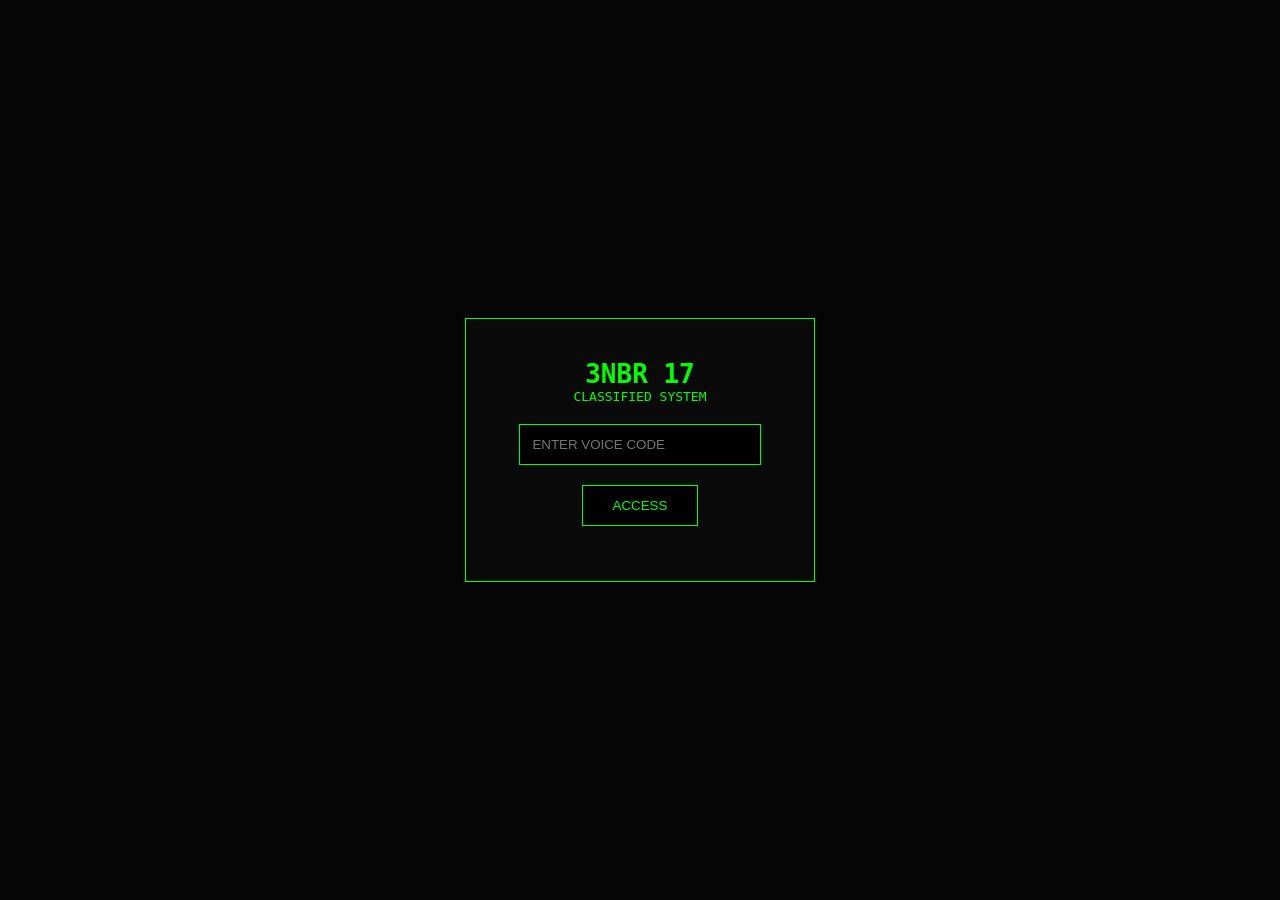
<file: 3nbr 17/3nbr.html>
<!DOCTYPE html>
<html lang="en">
<head>
    <meta charset="UTF-8">
    <meta name="viewport" content="width=device-width, initial-scale=1.0">

    <title>Hall of 3nbr 17 | Official Digital Archive</title>

    <link rel="stylesheet" href="style.css">
</head>

<body>


<!-- =========================
     NAVIGATION
========================= -->

<header class="navbar">

    <div class="brand">
        <div class="shield">
            17
        </div>

        <div>
            <h2>
                Hall of 3nbr 17
            </h2>

            <small>
                Digital Military Archive
            </small>
        </div>

    </div>


    <nav id="nav-menu">

        <a href="#home">Command</a>
        <a href="#map">Map</a>
        <a href="#members">Personnel</a>
        <a href="#hall">Hall</a>
        <a href="#history">History</a>
        <a href="#classified">Files</a>

    </nav>


    <button id="theme-toggle">
        ◐
    </button>


    <button id="mobile-menu">
        ☰
    </button>


</header>



<!-- =========================
     HERO / COMMAND CENTER
========================= -->

<main>


<section id="home" class="hero">


    <div class="hero-content">


        <div class="official-stamp">
            VERIFIED ARCHIVE
        </div>


        <h1>
            Hall of 3nbr 17
        </h1>


        <h3>
            Official Digital Archive of Legendary Personnel
        </h3>


        <p>
            A classified historical database documenting the legendary survivors of Barracks 3nbr 17.
            An archive of unhinged thoughts, unraveling sanity, Suicide,highly classified gay drama,
            and suspicious levels of tea consumption   
        </p>


        <button class="primary-btn">
            Enter Archive
        </button>


    </div>



    <div class="logo-container">

        <div class="big-shield">

            <span>
                🛡️
            </span>

            <strong>
                17
            </strong>

        </div>

    </div>


</section>




<!-- =========================
     STATISTICS DASHBOARD
========================= -->


<section class="dashboard">


<h2 class="section-title">
    System Statistics
</h2>


<div class="stats-grid">


<div class="stat-card">

    <h3>
        Total Members
    </h3>

    <span>
        40
    </span>

    <small>
        Registered Survivors
    </small>

</div>



<div class="stat-card">

    <h3>
        Survival Rate
    </h3>

    <span>
        92%
    </span>

    <small>
        After Final Inspection
    </small>

</div>



<div class="stat-card">

    <h3>
        Tea Consumption
    </h3>

    <span>
        CLASSIFIED
    </span>

    <small>
        Security Level Omega
    </small>

</div>



<div class="stat-card">

    <h3>
        Sleep Efficiency
    </h3>

    <span>
        37%
    </span>

    <small>
       النوم بعد الساعة ١٠
    </small>

</div>


</div>


</section>





<!-- =========================
     TACTICAL MAP
========================= -->


<section id="map" class="map-section">


<h2 class="section-title">
    Tactical Map // 3nbr 17 Zone
</h2>


<div class="tactical-map">


<div class="map-location"
data-info="Main headquarters. Where strategic decisions and random discussions happened.">

📍
Command Center HQ

</div>



<div class="map-location"
data-info="Critical area. High tea activity detected.">

🍵
Canteen

</div>



<div class="map-location"
data-info="Warning: entering this zone may cause unexpected sleeping.Useless zone mostly">

🛏️
Sleep Zone

</div>



<div class="map-location"
data-info="Workshop area. Officially productive. Sometimes.">

🔧
Elmogam3

</div>



<div class="map-location"
data-info="Communication center. Many classified conversations happened here. Only fake data realeased">

📻
Mogm3 Elmkateb

</div>



<div class="map-location"
data-info="Food operations headquarters. Supply chain controlled. No salt, No water, no Meat, only fool">

🍽️
Mess Hall

</div>



<div class="map-location danger"
data-info="Restricted area. Known for mysterious disappearances during missions.">

⚠️
Danger Zone

</div>


</div>


<div id="map-popup">

    <p>
        Select a location to decrypt information.
    </p>

</div>


</section>





<!-- =========================
     PERSONNEL REGISTRY
========================= -->


<section id="members" class="members-section">


<h2 class="section-title">
    Personnel Registry
</h2>



<div class="member-controls">


<input 
type="text"
id="member-search"
placeholder="Search personnel files..."
>


<select id="badge-filter">

<option value="all">
All Badges
</option>

<option value="Securite">
Securite
</option>

<option value="Sleep Master">
Sharmoot Noum
</option>

<option value="Sanay3y">
Sanay3y
</option>

<option value="Intel Officer">
Sika
</option>

</select>


</div>



<div id="members-container"
class="members-grid">

<!-- Members injected by JavaScript -->


</div>



</section>

<!-- =========================
     MEMBER PROFILE MODAL
========================= -->

<div id="profile-modal" class="modal">


<div class="modal-content">


<button id="close-modal">
    ✕
</button>


<div id="profile-details">

<!-- Filled by JavaScript -->

</div>


</div>


</div>





<!-- =========================
     HALL OF FAME
========================= -->


<section id="hall" class="hall-section">


<h2 class="section-title">
    Hall of Fame
</h2>


<div class="ranking-grid">


<div class="ranking-card">

<h3>
🏆 Most Legendary
</h3>

<div class="legend-member">

<span>
Samola"
</span>

<div class="progress">

<div style="width:85%">
850 LP
</div>

</div>

</div>

</div>




<div class="ranking-card">

<h3>
😂 Funniest
</h3>

<div class="legend-member">

<span>
Hendawy"
</span>

<div class="progress">

<div style="width:92%">
920 LP
</div>

</div>

</div>

</div>





<div class="ranking-card">

<h3>
🛠 Most Helpful
</h3>

<div class="legend-member">

<span>
Yahia"
</span>

<div class="progress">

<div style="width:78%">
780 LP
</div>

</div>

</div>

</div>





<div class="ranking-card">

<h3>
🚨 Most Wanted
</h3>

<div class="legend-member">

<span>
El beh bwab
</span>

<div class="progress">

<div style="width:70%">
700 LP
</div>

</div>

</div>

</div>


</div>


</section>






<!-- =========================
     AWARDS ARCHIVE
========================= -->


<section class="awards-section">


<h2 class="section-title">
    Awards Archive
</h2>


<div class="certificates-grid">


<div class="certificate">

<div class="classified">
CERTIFIED
</div>

<h3>
Certificate of Excellence
</h3>

<p>
Awarded for legendary survival skills.
</p>

<strong>
🏅 Best Sleeper
</strong>

</div>




<div class="certificate">

<div class="classified">
OFFICIAL
</div>

<h3>
Military Achievement Award
</h3>

<p>
Recognizing exceptional tea operations.
</p>

<strong>
🍵 Tea Commander
</strong>

</div>




<div class="certificate">

<div class="classified">
TOP SECRET
</div>

<h3>
Special Operations Medal
</h3>

<p>
For unbelievable escape abilities.
</p>

<strong>
🏃 Fastest Runner
</strong>

</div>




<div class="certificate">

<div class="classified">
APPROVED
</div>

<h3>
Negotiation Medal
</h3>

<p>
Outstanding excuse creation performance.
</p>

<strong>
🎖 Master Negotiator
</strong>

</div>


</div>


</section>







<!-- =========================
     HISTORY TIMELINE
========================= -->


<section id="history" class="timeline-section">


<h2 class="section-title">
    Historical Timeline
</h2>


<div class="timeline">


<div class="timeline-item">

<div class="dot"></div>

<h3>
Day 1
</h3>

<p>
Arrival of civilians.
Initial confusion, fear detected.
</p>

</div>



<div class="timeline-item">

<div class="dot"></div>

<h3>
3 Weeks
</h3>

<p>
Transformation started.
Survival instincts (Saklana) activated.
</p>

</div>


<div class="timeline-item">

<div class="dot"></div>

<h3>
50 Days
</h3>

<p>
Eid Vaccation....
</p>

</div>


<div class="timeline-item">

<div class="dot"></div>

<h3>
Final Day
</h3>

<p>
Legends returned.
Stories became classified.
</p>

</div>



</div>


</section>







<!-- =========================
     MEMORIES MUSEUM
========================= -->


<section class="museum-section">


<h2 class="section-title">
    Memories Museum
</h2>


<div class="museum-grid">


<div class="memory-card">

<div class="image-placeholder">
📷
</div>

<h3>
Operation: First Weekend
</h3>

<span>
Date: Unknown
</span>

<p>
The day everyone thought they survived.
</p>

</div>




<div class="memory-card">

<div class="image-placeholder">
📷
</div>

<h3>
Operation: Tea Crisis
</h3>

<span>
Location: Tea Station
</span>

<p>
Emergency tea supplies were requested.
</p>

</div>




<div class="memory-card">

<div class="image-placeholder">
📷
</div>

<h3>
Operation: Final Inspection
</h3>

<span>
Status: Classified
</span>

<p>
Nobody remembers what happened.
</p>

</div>


</div>


</section>








<!-- =========================
     CLASSIFIED FILES
========================= -->


<section id="classified" class="classified-section">


<div class="classified-header">


<h2>
    Classified Archive Files
</h2>


<div class="access">
ACCESS LEVEL:
<strong>
FRIENDS ONLY
</strong>
</div>


</div>



<div class="files-grid">


<div class="secret-file">

🔒

<h3>
Famous Quotes
</h3>

<p>
"Five minutes sleep became five hours."
</p>

</div>




<div class="secret-file">

🔒

<h3>
Inside Jokes
</h3>

<p>
Information available only to survivors.
</p>

</div>




<div class="secret-file">

🔒

<h3>
Legendary Moments
</h3>

<p>
Events officially denied by administration.
</p>

</div>


</div>


</section>






<!-- =========================
     REPORTS CENTER
========================= -->


<section class="reports-section">


<h2 class="section-title">
    Reports Center
</h2>


<div class="reports-grid">


<div class="report-card">

<h3>
Monthly Performance Report
</h3>

<p>
Subject:
<br>
Sleep Activities Investigation
</p>

<strong>
Result:
</strong>

<p>
No improvement detected.
</p>

</div>




<div class="report-card">

<h3>
Tea Department Report
</h3>

<p>
Subject:
<br>
Tea consumption analysis
</p>

<strong>
Result:
</strong>

<p>
Numbers exceeded expectations.
</p>

</div>




<div class="report-card">

<h3>
Escape Analysis
</h3>

<p>
Subject:
<br>
Unexpected movements
</p>

<strong>
Result:
</strong>

<p>
Still under investigation.
</p>

</div>


</div>


</section>








<!-- =========================
     VOTING CENTER
========================= -->

<!--
<section class="voting-section">


<h2 class="section-title">
    Personnel Voting Center
</h2>


<div class="vote-grid">


<div class="vote-card">

<h3>
Legend of the Month
</h3>

<button data-category="legend" data-name="Ahmed">
3sran
</button>

<button data-category="legend" data-name="Mohamed">
M7md rmdan
</button>

</div>



<div class="vote-card">

<h3>
Funniest Member
</h3>

<button data-category="funny" data-name="Ali">
3bd el3aziz
</button>

<button data-category="funny" data-name="Omar">
3bd elmo3ty
</button>

</div>



<div class="vote-card">

<h3>
Best Quote
</h3>

<button data-category="quote" data-name="Sharky">
hwa da sout elkatiba
</button>

<button data-category="quote" data-name="Sharky">
Hf45lko el bras
</button>

</div>



</div>


</section>
-->






<!-- =========================
     404 PAGE
========================= -->


<section id="error-page"
class="error-page hidden">


<h1>
404
</h1>

<h2>
Archive File Not Found
</h2>

<p>
The requested memory has been classified or disappeared.
</p>


<button onclick="location.reload()">
Return To Base
</button>


</section>





</main>






<!-- =========================
     FOOTER
========================= -->


<footer>


<div class="footer-logo">
🛡️ Hall of 3nbr 17
</div>


<p>
Hall of 3nbr 17 Administration
</p>


<small>
Official Digital Memory Archive
</small>


</footer>





<script src="script.js"></script>

</body>
<script>

if(localStorage.getItem("access") !== "granted"){
    window.location.href = "login.html";
}

</script>
</html>
</file>
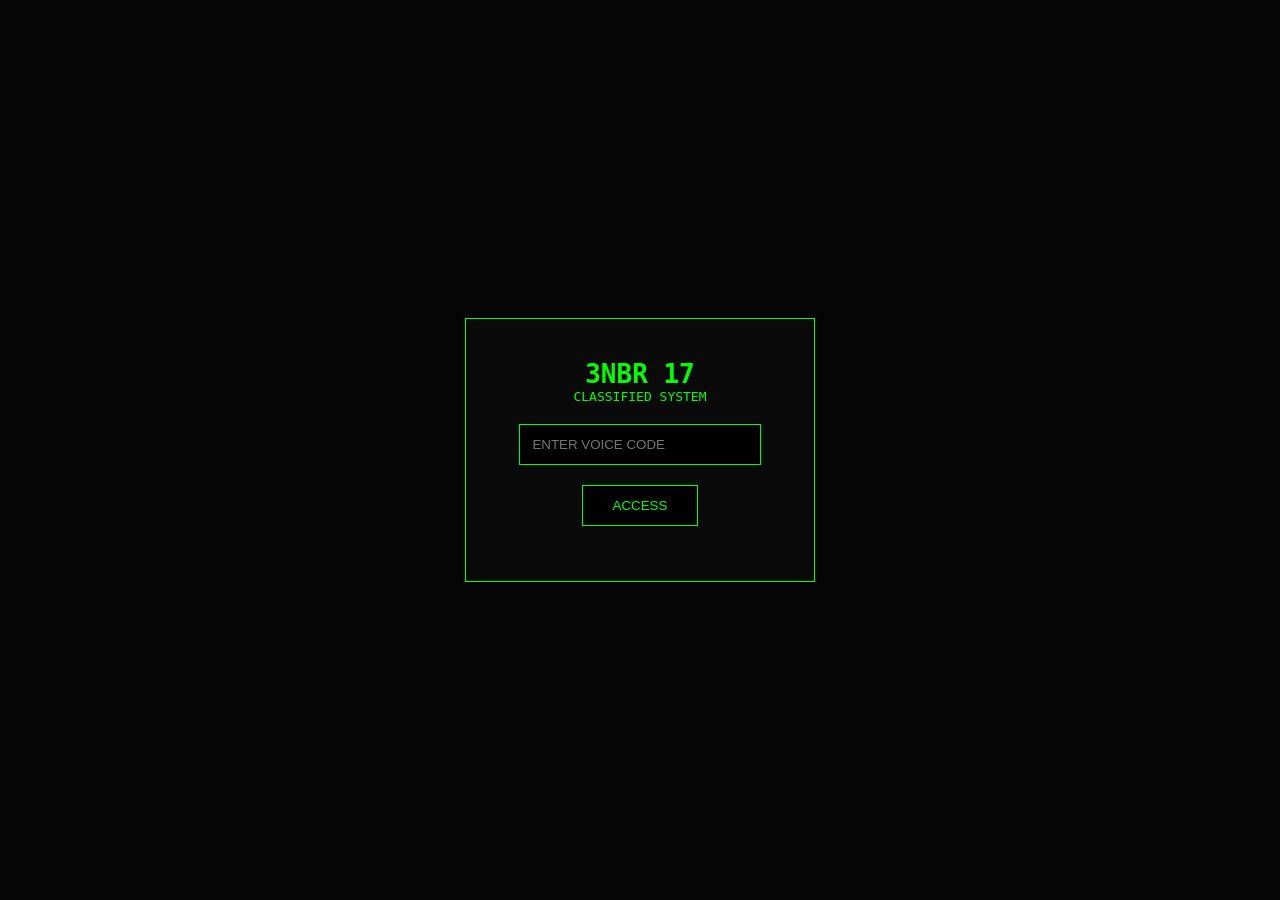
<file: 3nbr 17/login.html>
<!DOCTYPE html>
<html lang="ar">
<head>
    <meta charset="UTF-8">
    <title>3nbr 17 - Secure Login</title>
    <link rel="stylesheet" href="style.css">
</head>

<body class="login-page">

<div class="login-box">
    <h1>3NBR 17</h1>
    <p>CLASSIFIED SYSTEM</p>

    <input id="password" type="password" placeholder="ENTER VOICE CODE">

    <button onclick="checkLogin()">ACCESS</button>

    <div id="error"></div>
</div>


<script src="script.js"></script>

</body>
</html>
</file>
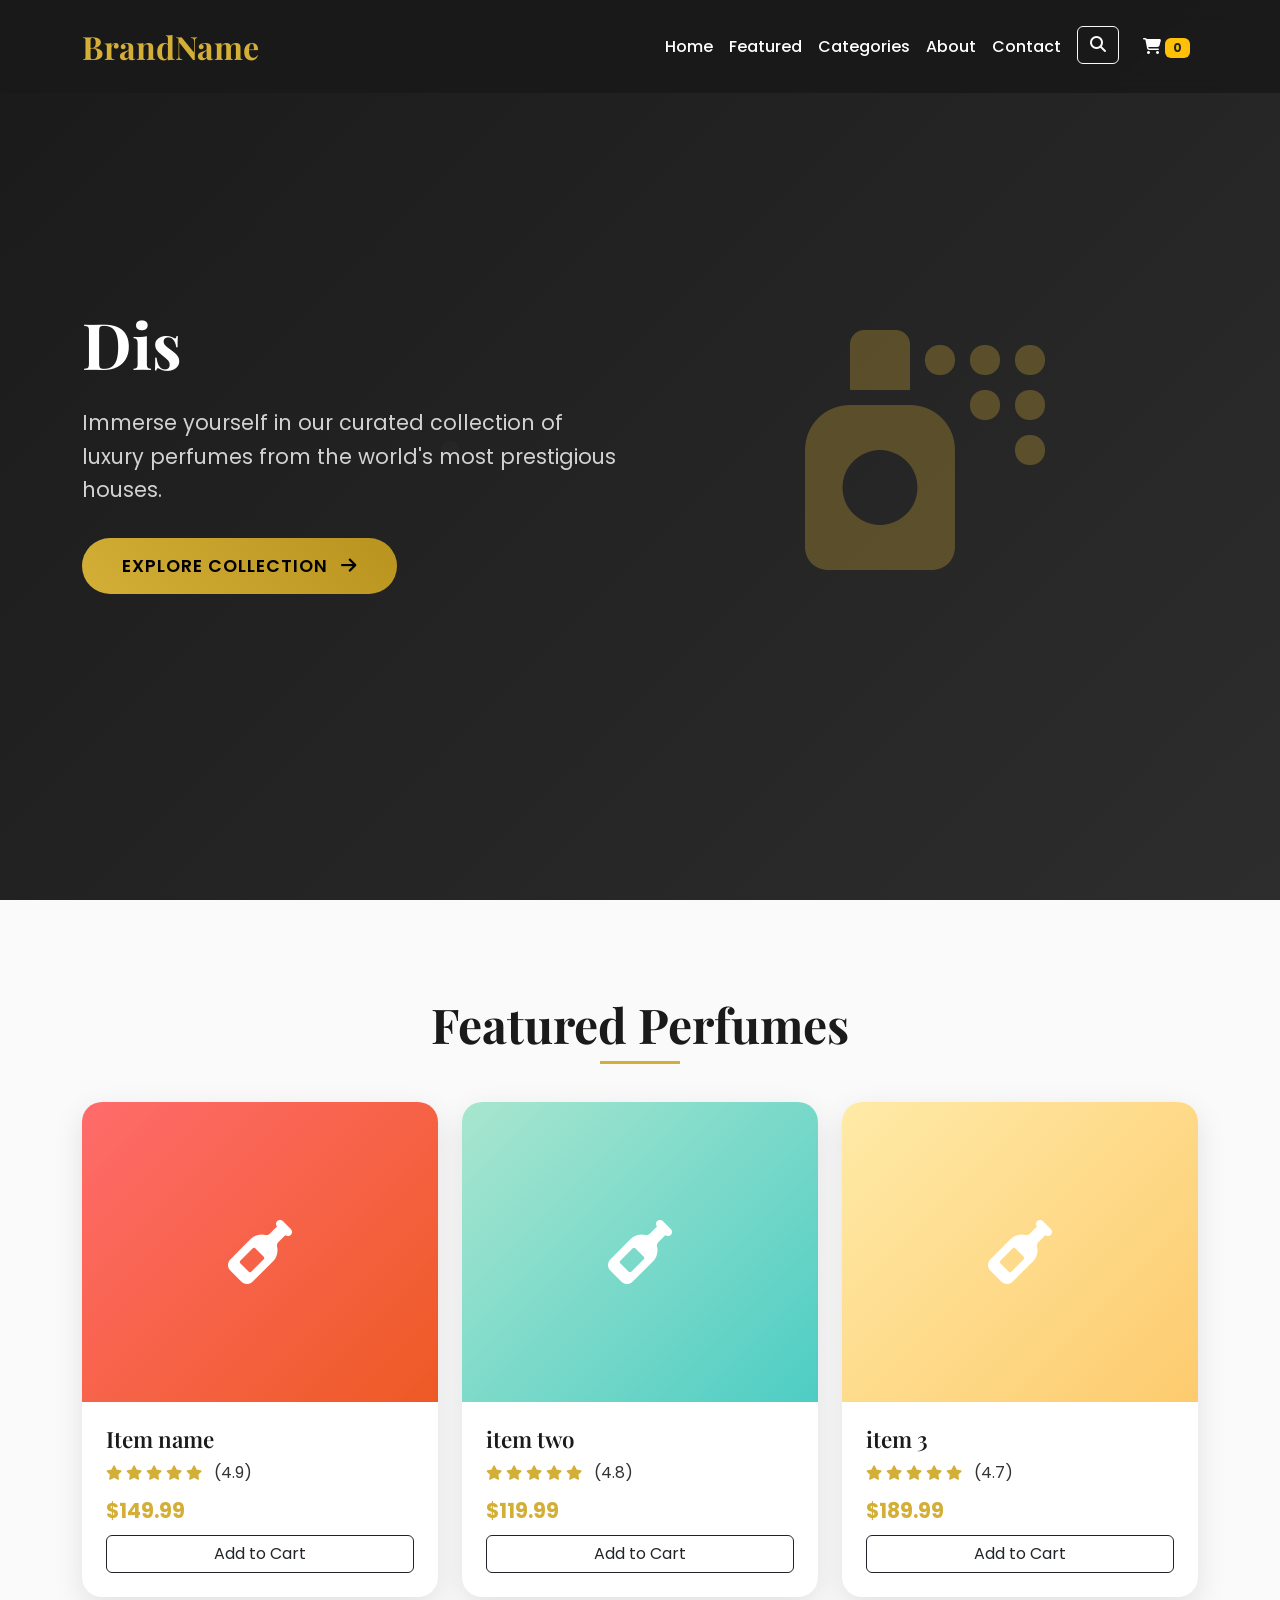
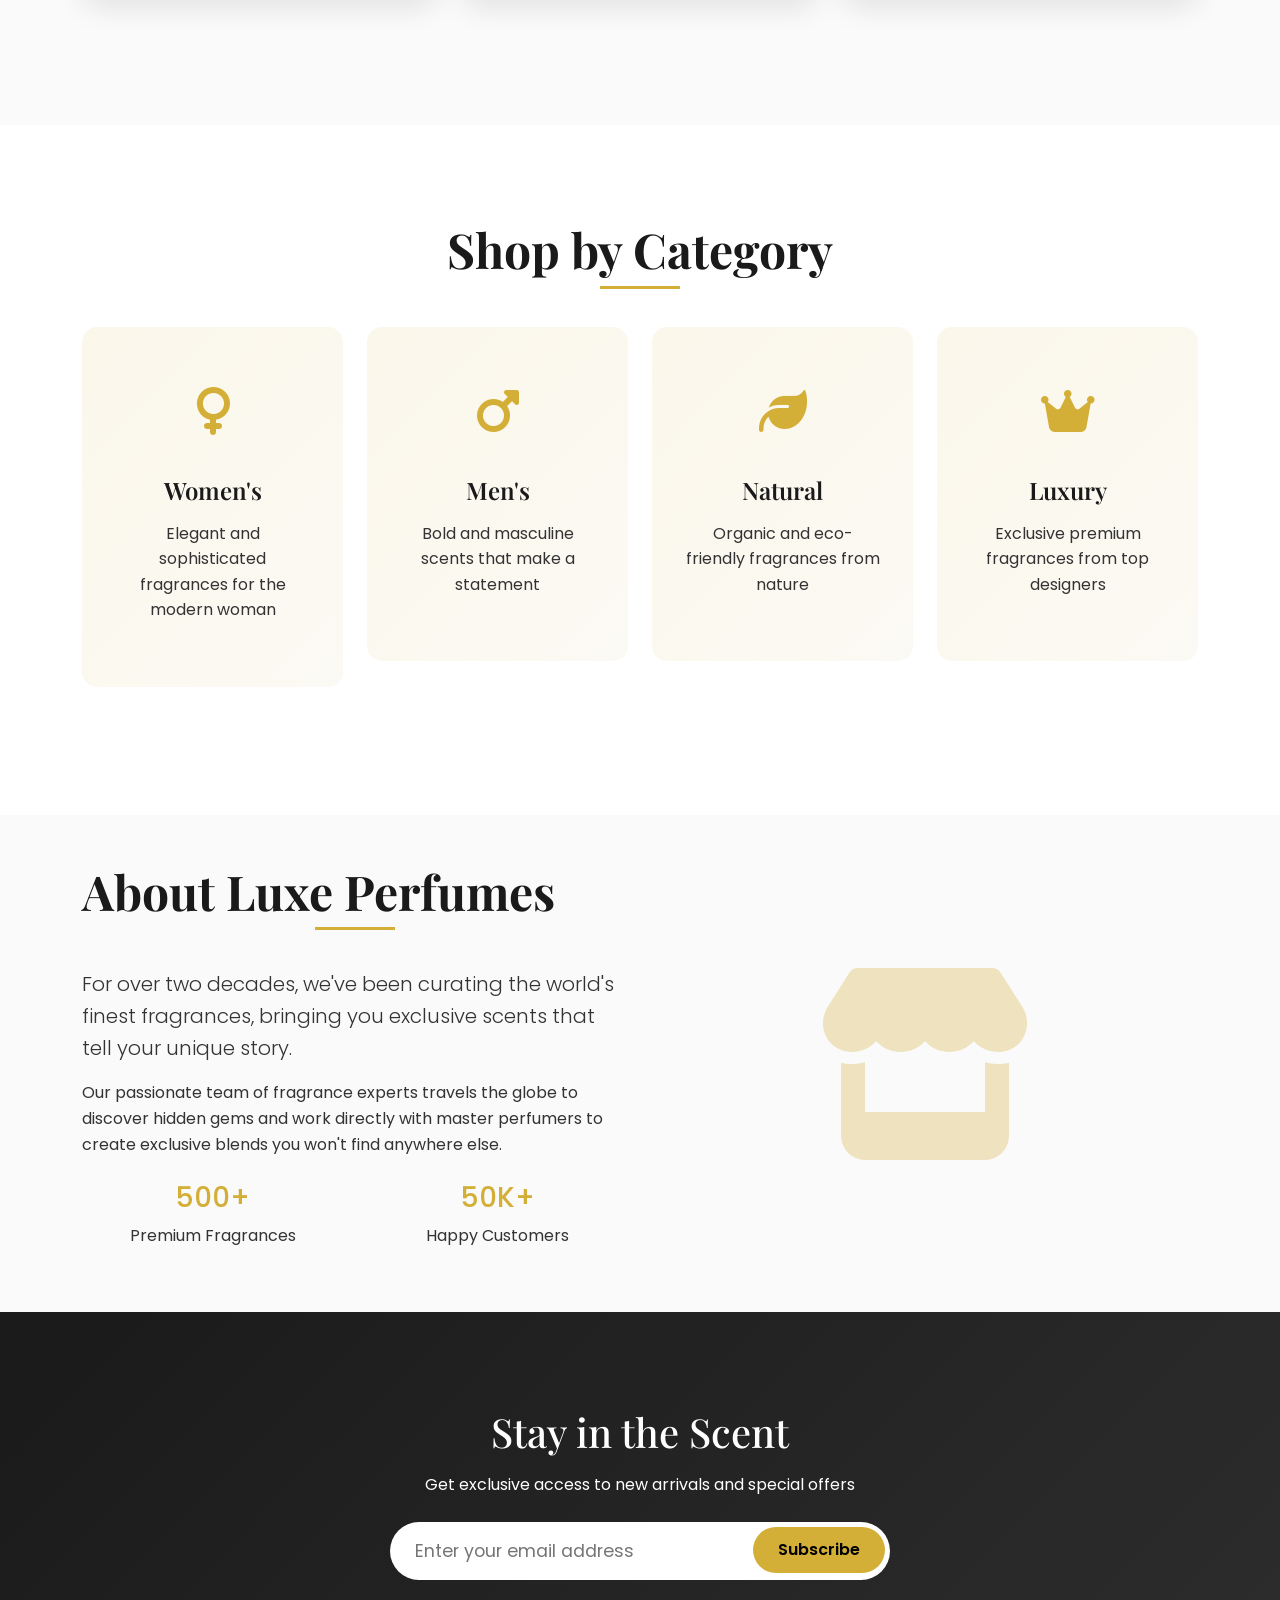
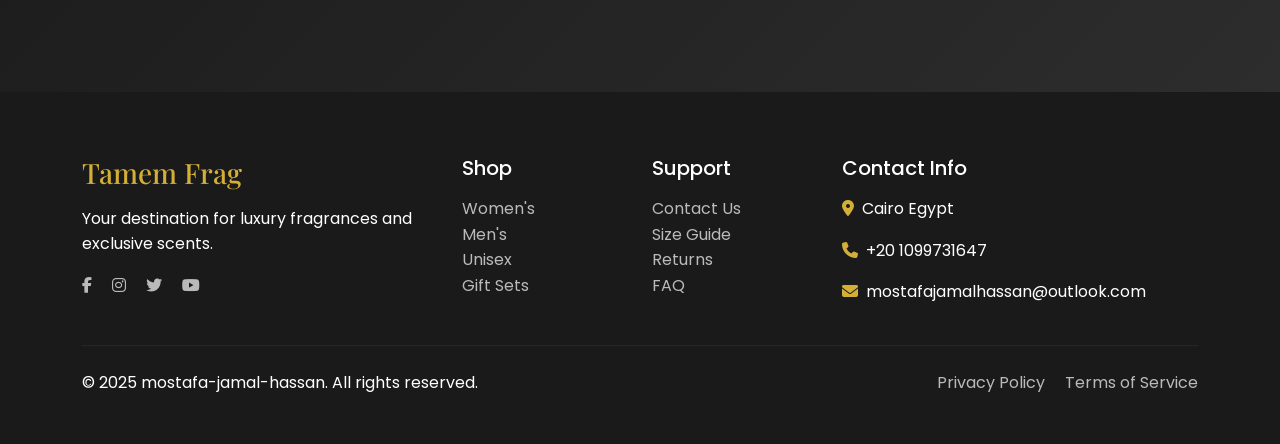
<file: Perfume Landing Page/Perfume.html>
<!DOCTYPE html>
<html lang="en">
<head>
    <meta charset="UTF-8">
    <meta name="viewport" content="width=device-width, initial-scale=1.0">
    <title>Perfume | mostafa-jamal-hassan</title>
    <link href="https://cdnjs.cloudflare.com/ajax/libs/bootstrap/5.3.0/css/bootstrap.min.css" rel="stylesheet">
    <link href="https://cdnjs.cloudflare.com/ajax/libs/font-awesome/6.4.0/css/all.min.css" rel="stylesheet">
    <link href="https://fonts.googleapis.com/css2?family=Playfair+Display:wght@400;700&family=Poppins:wght@300;400;500;600&display=swap" rel="stylesheet">
    <style>
        :root {
            --primary-gold: #d4af37;
            --dark-gold: #b8941f;
            --luxury-black: #1a1a1a;
            --soft-white: #fafafa;
            --gradient-bg: linear-gradient(135deg, #1a1a1a 0%, #2d2d2d 100%);
        }

        * {
            margin: 0;
            padding: 0;
            box-sizing: border-box;
        }

        body {
            font-family: 'Poppins', sans-serif;
            line-height: 1.6;
            color: #333;
            overflow-x: hidden;
        }

        .fade-in {
            opacity: 0;
            transform: translateY(30px);
            transition: all 0.8s ease;
        }

        .fade-in.visible {
            opacity: 1;
            transform: translateY(0);
        }

        /* Navigation */
        .navbar {
            background: rgba(26, 26, 26, 0.95);
            backdrop-filter: blur(10px);
            transition: all 0.3s ease;
            padding: 1rem 0;
        }

        .navbar.scrolled {
            background: rgba(26, 26, 26, 0.98);
            box-shadow: 0 2px 20px rgba(0,0,0,0.1);
        }

        .navbar-brand {
            font-family: 'Playfair Display', serif;
            font-size: 2rem;
            font-weight: 700;
            color: var(--primary-gold) !important;
            text-decoration: none;
        }

        .nav-link {
            color: #fff !important;
            font-weight: 500;
            transition: all 0.3s ease;
            position: relative;
        }

        .nav-link:hover {
            color: var(--primary-gold) !important;
            transform: translateY(-2px);
        }

        .nav-link::after {
            content: '';
            position: absolute;
            width: 0;
            height: 2px;
            bottom: -5px;
            left: 50%;
            background: var(--primary-gold);
            transition: all 0.3s ease;
            transform: translateX(-50%);
        }

        .nav-link:hover::after {
            width: 100%;
        }

        /* Hero Section */
        .hero {
            background: var(--gradient-bg);
            min-height: 100vh;
            display: flex;
            align-items: center;
            position: relative;
            overflow: hidden;
            z-index: 1;
        }

        .hero::before {
            content: '';
            position: absolute;
            top: 0;
            left: 0;
            right: 0;
            bottom: 0;
            background: url('data:image/svg+xml,<svg xmlns="http://www.w3.org/2000/svg" viewBox="0 0 100 100"><defs><pattern id="grain" patternUnits="userSpaceOnUse" width="100" height="100"><circle cx="50" cy="50" r="1" fill="%23ffffff" opacity="0.02"/></pattern></defs><rect width="100" height="100" fill="url(%23grain)"/></svg>');
        }

        .hero-content {
            position: relative;
            z-index: 2;
        }

        .hero h1 {
            font-family: 'Playfair Display', serif;
            font-size: 4rem;
            font-weight: 700;
            color: #fff;
            margin-bottom: 1.5rem;
            line-height: 1.2;
        }

        .hero p {
            font-size: 1.3rem;
            color: rgba(255,255,255,0.8);
            margin-bottom: 2rem;
        }

        .btn-luxury {
            background: linear-gradient(45deg, var(--primary-gold), var(--dark-gold));
            border: none;
            padding: 15px 40px;
            font-size: 1.1rem;
            font-weight: 600;
            border-radius: 50px;
            color: #000;
            text-transform: uppercase;
            letter-spacing: 1px;
            transition: all 0.3s ease;
            position: relative;
            overflow: hidden;
        }

        .btn-luxury::before {
            content: '';
            position: absolute;
            top: 0;
            left: -100%;
            width: 100%;
            height: 100%;
            background: linear-gradient(90deg, transparent, rgba(255,255,255,0.3), transparent);
            transition: left 0.5s ease;
        }

        .btn-luxury:hover::before {
            left: 100%;
        }

        .btn-luxury:hover {
            transform: translateY(-3px);
            box-shadow: 0 10px 25px rgba(212, 175, 55, 0.4);
        }

        /* Product Cards */
        .product-card {
            background: #fff;
            border-radius: 20px;
            overflow: hidden;
            box-shadow: 0 10px 30px rgba(0,0,0,0.1);
            transition: all 0.4s ease;
            position: relative;
            margin-bottom: 2rem;
        }

        .product-card:hover {
            transform: translateY(-10px);
            box-shadow: 0 20px 50px rgba(0,0,0,0.2);
        }

        .product-image {
            position: relative;
            overflow: hidden;
            height: 300px;
        }

        .product-image img {
            width: 100%;
            height: 100%;
            object-fit: cover;
            transition: all 0.5s ease;
        }

        .product-card:hover .product-image img {
            transform: scale(1.1);
        }

        .product-overlay {
            position: absolute;
            top: 0;
            left: 0;
            right: 0;
            bottom: 0;
            background: linear-gradient(45deg, rgba(212, 175, 55, 0.8), rgba(184, 148, 31, 0.8));
            opacity: 0;
            transition: all 0.3s ease;
            display: flex;
            align-items: center;
            justify-content: center;
        }

        .product-card:hover .product-overlay {
            opacity: 1;
        }

        .quick-view-btn {
            background: #fff;
            border: none;
            padding: 12px 25px;
            border-radius: 25px;
            font-weight: 600;
            color: var(--luxury-black);
            transform: translateY(20px);
            transition: all 0.3s ease;
        }

        .product-card:hover .quick-view-btn {
            transform: translateY(0);
        }

        .product-info {
            padding: 1.5rem;
        }

        .product-title {
            font-family: 'Playfair Display', serif;
            font-size: 1.4rem;
            font-weight: 600;
            color: var(--luxury-black);
            margin-bottom: 0.5rem;
        }

        .product-price {
            font-size: 1.3rem;
            font-weight: 700;
            color: var(--primary-gold);
        }

        .product-rating {
            margin: 0.5rem 0;
        }

        .star {
            color: var(--primary-gold);
            font-size: 0.9rem;
        }

        /* Section Styling */
        .section-title {
            font-family: 'Playfair Display', serif;
            font-size: 3rem;
            font-weight: 700;
            text-align: center;
            margin-bottom: 3rem;
            color: var(--luxury-black);
            position: relative;
        }

        .section-title::after {
            content: '';
            position: absolute;
            bottom: -10px;
            left: 50%;
            transform: translateX(-50%);
            width: 80px;
            height: 3px;
            background: var(--primary-gold);
        }

        /* Featured Section */
        .featured {
            background: var(--soft-white);
            padding: 6rem 0;
        }

        /* Categories */
        .categories {
            padding: 6rem 0;
            background: #fff;
        }

        .category-card {
            background: linear-gradient(135deg, rgba(212, 175, 55, 0.1), rgba(184, 148, 31, 0.05));
            border-radius: 15px;
            padding: 3rem 2rem;
            text-align: center;
            transition: all 0.4s ease;
            margin-bottom: 2rem;
            cursor: pointer;
        }

        .category-card:hover {
            transform: translateY(-8px);
            background: linear-gradient(135deg, rgba(212, 175, 55, 0.2), rgba(184, 148, 31, 0.1));
        }

        .category-icon {
            font-size: 3rem;
            color: var(--primary-gold);
            margin-bottom: 1.5rem;
        }

        .category-title {
            font-family: 'Playfair Display', serif;
            font-size: 1.5rem;
            font-weight: 600;
            color: var(--luxury-black);
            margin-bottom: 1rem;
        }

        /* Newsletter */
        .newsletter {
            background: var(--gradient-bg);
            padding: 6rem 0;
            color: #fff;
        }

        .newsletter-form {
            max-width: 500px;
            margin: 0 auto;
            position: relative;
        }

        .newsletter-input {
            width: 100%;
            padding: 15px 25px;
            border: none;
            border-radius: 50px;
            font-size: 1.1rem;
            margin-bottom: 1rem;
        }

        .newsletter-btn {
            position: absolute;
            right: 5px;
            top: 5px;
            background: var(--primary-gold);
            border: none;
            padding: 10px 25px;
            border-radius: 50px;
            color: #000;
            font-weight: 600;
        }

        /* Footer */
        footer {
            background: var(--luxury-black);
            color: #fff;
            padding: 4rem 0 2rem;
        }

        .footer-link {
            color: rgba(255,255,255,0.7);
            text-decoration: none;
            transition: color 0.3s ease;
        }

        .footer-link:hover {
            color: var(--primary-gold);
        }

        /* Loading Animation */
        .loading-overlay {
            position: fixed;
            top: 0;
            left: 0;
            width: 100%;
            height: 100%;
            background: var(--luxury-black);
            display: flex;
            align-items: center;
            justify-content: center;
            z-index: 9999;
            transition: opacity 0.5s ease;
        }

        .perfume-loader {
            width: 60px;
            height: 80px;
            background: linear-gradient(45deg, var(--primary-gold), var(--dark-gold));
            border-radius: 50px 50px 10px 10px;
            position: relative;
            animation: float 2s ease-in-out infinite;
        }

        .perfume-loader::after {
            content: '';
            position: absolute;
            top: -20px;
            left: 50%;
            transform: translateX(-50%);
            width: 20px;
            height: 20px;
            background: var(--primary-gold);
            border-radius: 50%;
        }

        @keyframes float {
            0%, 100% { transform: translateY(0px); }
            50% { transform: translateY(-20px); }
        }

        /* Responsive */
        @media (max-width: 768px) {
            .hero h1 {
                font-size: 2.5rem;
            }
            
            .section-title {
                font-size: 2rem;
            }
            
            .product-image {
                height: 250px;
            }
        }

        /* Custom Scrollbar */
        ::-webkit-scrollbar {
            width: 8px;
        }

        ::-webkit-scrollbar-track {
            background: #f1f1f1;
        }

        ::-webkit-scrollbar-thumb {
            background: var(--primary-gold);
            border-radius: 4px;
        }

        ::-webkit-scrollbar-thumb:hover {
            background: var(--dark-gold);
        }

        /* Parallax Effect */
        .parallax {
            background-attachment: fixed;
            background-position: center;
            background-repeat: no-repeat;
            background-size: cover;
        }
    </style>
</head>
<body>
    <!-- Loading Overlay -->
    <div class="loading-overlay" id="loadingOverlay">
        <div class="perfume-loader"></div>
    </div>

    <!-- Navigation -->
    <nav class="navbar navbar-expand-lg fixed-top">
        <div class="container">
            <a class="navbar-brand" href="#home">BrandName</a>
            <button class="navbar-toggler" type="button" data-bs-toggle="collapse" data-bs-target="#navbarNav">
                <span class="navbar-toggler-icon" style="color: #fff;"><i class="fas fa-bars"></i></span>
            </button>
            <div class="collapse navbar-collapse" id="navbarNav">
                <ul class="navbar-nav ms-auto">
                    <li class="nav-item">
                        <a class="nav-link" href="#home">Home</a>
                    </li>
                    <li class="nav-item">
                        <a class="nav-link" href="#featured">Featured</a>
                    </li>
                    <li class="nav-item">
                        <a class="nav-link" href="#categories">Categories</a>
                    </li>
                    <li class="nav-item">
                        <a class="nav-link" href="#about">About</a>
                    </li>
                    <li class="nav-item">
                        <a class="nav-link" href="#contact">Contact</a>
                    </li>
                    <li class="nav-item ms-3">
                        <a class="nav-link" href="#cart"><i class="fas fa-shopping-cart"></i> <span class="badge bg-warning text-dark" id="cartCount">0</span></a>
                    </li>
                </ul>
            </div>
        </div>
    </nav>

    <!-- Hero Section -->
    <section id="home" class="hero">
        <div class="container">
            <div class="row align-items-center">
                <div class="col-lg-6">
                    <div class="hero-content fade-in">
                        <h1>Discover Your Signature Scent</h1>
                        <p>Immerse yourself in our curated collection of luxury perfumes from the world's most prestigious houses.</p>
                        <button class="btn btn-luxury" onclick="scrollToSection('featured')">
                            Explore Collection
                            <i class="fas fa-arrow-right ms-2"></i>
                        </button>
                    </div>
                </div>
                <div class="col-lg-6">
                    <div class="hero-image fade-in" style="text-align: center;">
                        <i class="fas fa-spray-can" style="font-size: 15rem; color: var(--primary-gold); opacity: 0.3; animation: float 3s ease-in-out infinite;"></i>
                    </div>
                </div>
            </div>
        </div>
    </div>

    <!-- Success Toast -->
    <div class="toast-container position-fixed top-0 end-0 p-3">
        <div id="successToast" class="toast" role="alert">
            <div class="toast-header">
                <i class="fas fa-check-circle text-success me-2"></i>
                <strong class="me-auto">Success!</strong>
                <button type="button" class="btn-close" data-bs-dismiss="toast"></button>
            </div>
            <div class="toast-body" id="toastMessage">
                Item added to cart successfully!
            </div>
        </div>
    </div>

    <!-- Scripts -->
    <script src="https://cdnjs.cloudflare.com/ajax/libs/bootstrap/5.3.0/js/bootstrap.bundle.min.js"></script>
    <script>
        // Global Variables
        let cart = [];
        let cartCount = 0;

        // Loading Animation
        window.addEventListener('load', function() {
            setTimeout(() => {
                document.getElementById('loadingOverlay').style.opacity = '0';
                setTimeout(() => {
                    document.getElementById('loadingOverlay').style.display = 'none';
                }, 500);
            }, 1500);
        });

        // Smooth Scrolling
        function scrollToSection(sectionId) {
            const section = document.getElementById(sectionId);
            const offsetTop = section.offsetTop - 80;
            
            window.scrollTo({
                top: offsetTop,
                behavior: 'smooth'
            });
        }

        // Add smooth scrolling to all nav links
        document.querySelectorAll('a[href^="#"]').forEach(anchor => {
            anchor.addEventListener('click', function (e) {
                e.preventDefault();
                const target = document.querySelector(this.getAttribute('href'));
                if (target) {
                    const offsetTop = target.offsetTop - 80;
                    window.scrollTo({
                        top: offsetTop,
                        behavior: 'smooth'
                    });
                }
            });
        });

        // Navbar Scroll Effect
        window.addEventListener('scroll', function() {
            const navbar = document.querySelector('.navbar');
            if (window.scrollY > 50) {
                navbar.classList.add('scrolled');
            } else {
                navbar.classList.remove('scrolled');
            }
        });

        // Fade In Animation on Scroll
        function animateOnScroll() {
            const elements = document.querySelectorAll('.fade-in');
            const windowHeight = window.innerHeight;
            
            elements.forEach(element => {
                const elementTop = element.getBoundingClientRect().top;
                const elementVisible = 150;
                
                if (elementTop < windowHeight - elementVisible) {
                    element.classList.add('visible');
                }
            });
        }

        window.addEventListener('scroll', animateOnScroll);
        window.addEventListener('load', animateOnScroll);

        // Cart Functionality
        function addToCart(productName, price) {
            const item = {
                id: Date.now(),
                name: productName,
                price: price,
                quantity: 1
            };
            
            // Check if item already exists
            const existingItem = cart.find(cartItem => cartItem.name === productName);
            if (existingItem) {
                existingItem.quantity += 1;
            } else {
                cart.push(item);
            }
            
            cartCount++;
            updateCartUI();
            showToast(`${productName} added to cart!`);
        }

        function updateCartUI() {
            document.getElementById('cartCount').textContent = cartCount;
            
            const cartItems = document.getElementById('cartItems');
            if (cart.length === 0) {
                cartItems.innerHTML = '<p class="text-center text-muted">Your cart is empty</p>';
                return;
            }
            
            let cartHTML = '';
            let total = 0;
            
            cart.forEach(item => {
                total += item.price * item.quantity;
                cartHTML += `
                    <div class="d-flex justify-content-between align-items-center mb-3 p-3 border rounded">
                        <div>
                            <h6 class="mb-1">${item.name}</h6>
                            <small class="text-muted">Quantity: ${item.quantity}</small>
                        </div>
                        <div class="text-end">
                            <div class="fw-bold">${(item.price * item.quantity).toFixed(2)}</div>
                            <button class="btn btn-sm btn-outline-danger" onclick="removeFromCart(${item.id})">
                                <i class="fas fa-trash"></i>
                            </button>
                        </div>
                    </div>
                `;
            });
            
            cartHTML += `
                <hr>
                <div class="d-flex justify-content-between">
                    <strong>Total: ${total.toFixed(2)}</strong>
                </div>
            `;
            
            cartItems.innerHTML = cartHTML;
        }

        function removeFromCart(itemId) {
            const itemIndex = cart.findIndex(item => item.id === itemId);
            if (itemIndex > -1) {
                cartCount -= cart[itemIndex].quantity;
                cart.splice(itemIndex, 1);
                updateCartUI();
                showToast('Item removed from cart');
            }
        }

        // Toast Notification
        function showToast(message) {
            document.getElementById('toastMessage').textContent = message;
            const toast = new bootstrap.Toast(document.getElementById('successToast'));
            toast.show();
        }

        // Newsletter Subscription
        function subscribeNewsletter() {
            const email = document.getElementById('emailInput').value;
            if (email && email.includes('@')) {
                showToast('Successfully subscribed to newsletter!');
                document.getElementById('emailInput').value = '';
            } else {
                showToast('Please enter a valid email address');
            }
        }

        // Cart Modal Trigger
        document.querySelector('a[href="#cart"]').addEventListener('click', function(e) {
            e.preventDefault();
            const cartModal = new bootstrap.Modal(document.getElementById('cartModal'));
            cartModal.show();
        });

        // Parallax Effect for Hero Section - DISABLED to prevent overlap
        // window.addEventListener('scroll', function() {
        //     const scrolled = window.pageYOffset;
        //     const parallax = document.querySelector('.hero');
        //     const speed = scrolled * 0.5;
        //     parallax.style.transform = `translateY(${speed}px)`;
        // });

        // Product Card Hover Sound Effect (Optional)
        document.querySelectorAll('.product-card').forEach(card => {
            card.addEventListener('mouseenter', function() {
                // Add subtle animation class
                this.style.transition = 'all 0.4s cubic-bezier(0.175, 0.885, 0.32, 1.275)';
            });
        });

        // Typing Effect for Hero Text
        function typeWriter(element, text, speed = 100) {
            let i = 0;
            element.innerHTML = '';
            
            function type() {
                if (i < text.length) {
                    element.innerHTML += text.charAt(i);
                    i++;
                    setTimeout(type, speed);
                }
            }
            type();
        }

        // Initialize typing effect when page loads
        window.addEventListener('load', function() {
            setTimeout(() => {
                const heroTitle = document.querySelector('.hero h1');
                const originalText = heroTitle.textContent;
                typeWriter(heroTitle, originalText, 80);
            }, 2000);
        });

        // Advanced Scroll Animations
        class ScrollAnimations {
            constructor() {
                this.init();
            }

            init() {
                this.observeElements();
                this.addScrollProgress();
            }

            observeElements() {
                const observer = new IntersectionObserver((entries) => {
                    entries.forEach(entry => {
                        if (entry.isIntersecting) {
                            entry.target.classList.add('visible');
                            
                            // Add stagger effect for product cards
                            if (entry.target.classList.contains('product-card')) {
                                const cards = document.querySelectorAll('.product-card');
                                cards.forEach((card, index) => {
                                    setTimeout(() => {
                                        card.classList.add('visible');
                                    }, index * 200);
                                });
                            }
                        }
                    });
                }, {
                    threshold: 0.1,
                    rootMargin: '0px 0px -50px 0px'
                });

                document.querySelectorAll('.fade-in').forEach(el => {
                    observer.observe(el);
                });
            }

            addScrollProgress() {
                const progressBar = document.createElement('div');
                progressBar.style.cssText = `
                    position: fixed;
                    top: 0;
                    left: 0;
                    width: 0%;
                    height: 3px;
                    background: linear-gradient(90deg, var(--primary-gold), var(--dark-gold));
                    z-index: 10000;
                    transition: width 0.3s ease;
                `;
                document.body.appendChild(progressBar);

                window.addEventListener('scroll', () => {
                    const scrolled = (window.scrollY / (document.body.scrollHeight - window.innerHeight)) * 100;
                    progressBar.style.width = scrolled + '%';
                });
            }
        }

        // Initialize scroll animations
        new ScrollAnimations();

        // Enhanced Product Interactions
        document.querySelectorAll('.product-card').forEach(card => {
            card.addEventListener('mouseenter', function() {
                // Create floating particles effect
                this.createParticles = function() {
                    for (let i = 0; i < 5; i++) {
                        const particle = document.createElement('div');
                        particle.style.cssText = `
                            position: absolute;
                            width: 4px;
                            height: 4px;
                            background: var(--primary-gold);
                            border-radius: 50%;
                            pointer-events: none;
                            animation: float-particle 2s ease-out forwards;
                            top: ${Math.random() * 100}%;
                            left: ${Math.random() * 100}%;
                        `;
                        this.appendChild(particle);
                        
                        setTimeout(() => {
                            particle.remove();
                        }, 2000);
                    }
                };
                
                // Add CSS for particle animation
                if (!document.getElementById('particleStyle')) {
                    const style = document.createElement('style');
                    style.id = 'particleStyle';
                    style.textContent = `
                        @keyframes float-particle {
                            0% {
                                opacity: 1;
                                transform: translateY(0px) scale(0);
                            }
                            50% {
                                opacity: 0.7;
                                transform: translateY(-20px) scale(1);
                            }
                            100% {
                                opacity: 0;
                                transform: translateY(-40px) scale(0);
                            }
                        }
                    `;
                    document.head.appendChild(style);
                }
                
                this.createParticles();
            });
        });

        // Enhanced Button Interactions
        document.querySelectorAll('.btn-luxury').forEach(btn => {
            btn.addEventListener('click', function(e) {
                // Create ripple effect
                const ripple = document.createElement('span');
                const rect = this.getBoundingClientRect();
                const size = Math.max(rect.width, rect.height);
                const x = e.clientX - rect.left - size / 2;
                const y = e.clientY - rect.top - size / 2;
                
                ripple.style.cssText = `
                    position: absolute;
                    width: ${size}px;
                    height: ${size}px;
                    left: ${x}px;
                    top: ${y}px;
                    background: rgba(255, 255, 255, 0.5);
                    border-radius: 50%;
                    transform: scale(0);
                    animation: ripple 0.6s ease-out;
                    pointer-events: none;
                `;
                
                this.appendChild(ripple);
                
                setTimeout(() => {
                    ripple.remove();
                }, 600);
            });
        });

        // Add ripple animation
        const rippleStyle = document.createElement('style');
        rippleStyle.textContent = `
            @keyframes ripple {
                to {
                    transform: scale(4);
                    opacity: 0;
                }
            }
        `;
        document.head.appendChild(rippleStyle);

        // Search Functionality
        function initSearch() {
            const searchBtn = document.createElement('button');
            searchBtn.innerHTML = '<i class="fas fa-search"></i>';
            searchBtn.className = 'btn btn-outline-light ms-2';
            searchBtn.onclick = toggleSearch;
            
            const navbarNav = document.querySelector('.navbar-nav');
            const searchContainer = document.createElement('li');
            searchContainer.className = 'nav-item';
            searchContainer.appendChild(searchBtn);
            navbarNav.insertBefore(searchContainer, navbarNav.lastElementChild);
        }

        function toggleSearch() {
            let searchInput = document.getElementById('searchInput');
            if (!searchInput) {
                searchInput = document.createElement('input');
                searchInput.id = 'searchInput';
                searchInput.type = 'text';
                searchInput.placeholder = 'Search perfumes...';
                searchInput.className = 'form-control me-2';
                searchInput.style.cssText = 'width: 0; opacity: 0; transition: all 0.3s ease;';
                
                const navbar = document.querySelector('.navbar .container');
                navbar.appendChild(searchInput);
                
                setTimeout(() => {
                    searchInput.style.width = '200px';
                    searchInput.style.opacity = '1';
                    searchInput.focus();
                }, 10);
            } else {
                searchInput.style.width = '0';
                searchInput.style.opacity = '0';
                setTimeout(() => {
                    searchInput.remove();
                }, 300);
            }
        }

        // Initialize search
        initSearch();

        // Enhanced Scroll Effects
        let ticking = false;

        function updateScrollEffects() {
            const scrolled = window.pageYOffset;
            
            // Remove parallax effect to prevent overlap
            // Parallax disabled for hero section
            
            // Fade nav links based on scroll
            const navLinks = document.querySelectorAll('.nav-link');
            navLinks.forEach((link, index) => {
                const delay = index * 50;
                link.style.transitionDelay = `${delay}ms`;
            });
            
            ticking = false;
        }

        function requestScrollUpdate() {
            if (!ticking) {
                requestAnimationFrame(updateScrollEffects);
                ticking = true;
            }
        }

        window.addEventListener('scroll', requestScrollUpdate);

        // Product Filter Animation
        function createFilterAnimation() {
            const categories = document.querySelectorAll('.category-card');
            categories.forEach((category, index) => {
                category.addEventListener('click', function() {
                    // Remove active class from all categories
                    categories.forEach(cat => cat.classList.remove('active'));
                    
                    // Add active class to clicked category
                    this.classList.add('active');
                    
                    // Animate products (simulation)
                    const products = document.querySelectorAll('.product-card');
                    products.forEach((product, prodIndex) => {
                        product.style.opacity = '0';
                        product.style.transform = 'scale(0.8)';
                        
                        setTimeout(() => {
                            product.style.opacity = '1';
                            product.style.transform = 'scale(1)';
                        }, prodIndex * 100);
                    });
                });
            });
        }

        // Add active category styles
        const categoryStyle = document.createElement('style');
        categoryStyle.textContent = `
            .category-card.active {
                background: linear-gradient(135deg, var(--primary-gold), var(--dark-gold));
                color: #000;
                transform: translateY(-8px) scale(1.05);
            }
            
            .category-card.active .category-icon {
                color: #000;
            }
        `;
        document.head.appendChild(categoryStyle);

        createFilterAnimation();

        // Mouse Trail Effect
        class MouseTrail {
            constructor() {
                this.trails = [];
                this.maxTrails = 20;
                this.init();
            }

            init() {
                document.addEventListener('mousemove', (e) => {
                    this.createTrail(e.clientX, e.clientY);
                });
            }

            createTrail(x, y) {
                const trail = document.createElement('div');
                trail.className = 'mouse-trail';
                trail.style.cssText = `
                    position: fixed;
                    left: ${x}px;
                    top: ${y}px;
                    width: 6px;
                    height: 6px;
                    background: var(--primary-gold);
                    border-radius: 50%;
                    pointer-events: none;
                    z-index: 9999;
                    opacity: 0.8;
                    animation: trail-fade 1s ease-out forwards;
                `;
                
                document.body.appendChild(trail);
                this.trails.push(trail);
                
                if (this.trails.length > this.maxTrails) {
                    const oldTrail = this.trails.shift();
                    oldTrail.remove();
                }
                
                setTimeout(() => {
                    trail.remove();
                    const index = this.trails.indexOf(trail);
                    if (index > -1) {
                        this.trails.splice(index, 1);
                    }
                }, 1000);
            }
        }

        // Add trail animation
        const trailStyle = document.createElement('style');
        trailStyle.textContent = `
            @keyframes trail-fade {
                0% {
                    opacity: 0.8;
                    transform: scale(1);
                }
                100% {
                    opacity: 0;
                    transform: scale(0.3);
                }
            }
        `;
        document.head.appendChild(trailStyle);

        // Initialize mouse trail (only on desktop)
        if (window.innerWidth > 768) {
            new MouseTrail();
        }

        // Enhanced Loading Sequence
        function enhancedLoading() {
            const elements = document.querySelectorAll('.fade-in');
            elements.forEach((el, index) => {
                el.style.animationDelay = `${index * 0.1}s`;
            });
        }

        enhancedLoading();

        // Performance optimized scroll listener
        let scrollTimeout;
        window.addEventListener('scroll', function() {
            if (!scrollTimeout) {
                scrollTimeout = setTimeout(function() {
                    // Your scroll animations here
                    scrollTimeout = null;
                }, 16); // ~60fps
            }
        });

        // Add some interactive feedback
        document.querySelectorAll('button, .nav-link, .category-card').forEach(element => {
            element.addEventListener('mouseenter', function() {
                this.style.transition = 'all 0.3s cubic-bezier(0.25, 0.46, 0.45, 0.94)';
            });
        });

        console.log('🌟 Luxe Perfumes Store Initialized Successfully! 🌟');
    </script>
</body>
</html>
    </section>

    <!-- Featured Products -->
    <section id="featured" class="featured">
        <div class="container">
            <h2 class="section-title fade-in">Featured Perfumes</h2>
            <div class="row">
                <div class="col-md-4">
                    <div class="product-card fade-in">
                        <div class="product-image">
                            <div style="background: linear-gradient(135deg, #ff6b6b, #ee5a24); height: 100%; display: flex; align-items: center; justify-content: center;">
                                <i class="fas fa-wine-bottle" style="font-size: 4rem; color: white;"></i>
                            </div>
                            <div class="product-overlay">
                                <button class="quick-view-btn" onclick="addToCart('Chanel No. 5', 149.99)">
                                    <i class="fas fa-eye me-2"></i>Quick View
                                </button>
                            </div>
                        </div>
                        <div class="product-info">
                            <h3 class="product-title">Item name</h3>
                            <div class="product-rating">
                                <i class="fas fa-star star"></i>
                                <i class="fas fa-star star"></i>
                                <i class="fas fa-star star"></i>
                                <i class="fas fa-star star"></i>
                                <i class="fas fa-star star"></i>
                                <span class="ms-2">(4.9)</span>
                            </div>
                            <div class="product-price">$149.99</div>
                            <button class="btn btn-outline-dark mt-2 w-100" onclick="addToCart('Chanel No. 5', 149.99)">
                                Add to Cart
                            </button>
                        </div>
                    </div>
                </div>
                <div class="col-md-4">
                    <div class="product-card fade-in">
                        <div class="product-image">
                            <div style="background: linear-gradient(135deg, #a8e6cf, #4ecdc4); height: 100%; display: flex; align-items: center; justify-content: center;">
                                <i class="fas fa-wine-bottle" style="font-size: 4rem; color: white;"></i>
                            </div>
                            <div class="product-overlay">
                                <button class="quick-view-btn" onclick="addToCart('Dior Sauvage', 119.99)">
                                    <i class="fas fa-eye me-2"></i>Quick View
                                </button>
                            </div>
                        </div>
                        <div class="product-info">
                            <h3 class="product-title">item two</h3>
                            <div class="product-rating">
                                <i class="fas fa-star star"></i>
                                <i class="fas fa-star star"></i>
                                <i class="fas fa-star star"></i>
                                <i class="fas fa-star star"></i>
                                <i class="fas fa-star star"></i>
                                <span class="ms-2">(4.8)</span>
                            </div>
                            <div class="product-price">$119.99</div>
                            <button class="btn btn-outline-dark mt-2 w-100" onclick="addToCart('Dior Sauvage', 119.99)">
                                Add to Cart
                            </button>
                        </div>
                    </div>
                </div>
                <div class="col-md-4">
                    <div class="product-card fade-in">
                        <div class="product-image">
                            <div style="background: linear-gradient(135deg, #ffeaa7, #fdcb6e); height: 100%; display: flex; align-items: center; justify-content: center;">
                                <i class="fas fa-wine-bottle" style="font-size: 4rem; color: white;"></i>
                            </div>
                            <div class="product-overlay">
                                <button class="quick-view-btn" onclick="addToCart('Tom Ford Black Orchid', 189.99)">
                                    <i class="fas fa-eye me-2"></i>Quick View
                                </button>
                            </div>
                        </div>
                        <div class="product-info">
                            <h3 class="product-title">item 3</h3>
                            <div class="product-rating">
                                <i class="fas fa-star star"></i>
                                <i class="fas fa-star star"></i>
                                <i class="fas fa-star star"></i>
                                <i class="fas fa-star star"></i>
                                <i class="fas fa-star star"></i>
                                <span class="ms-2">(4.7)</span>
                            </div>
                            <div class="product-price">$189.99</div>
                            <button class="btn btn-outline-dark mt-2 w-100" onclick="addToCart('Tom Ford Black Orchid', 189.99)">
                                Add to Cart
                            </button>
                        </div>
                    </div>
                </div>
            </div>
        </div>
    </section>

    <!-- Categories -->
    <section id="categories" class="categories">
        <div class="container">
            <h2 class="section-title fade-in">Shop by Category</h2>
            <div class="row">
                <div class="col-md-3">
                    <div class="category-card fade-in">
                        <div class="category-icon">
                            <i class="fas fa-venus"></i>
                        </div>
                        <h3 class="category-title">Women's</h3>
                        <p>Elegant and sophisticated fragrances for the modern woman</p>
                    </div>
                </div>
                <div class="col-md-3">
                    <div class="category-card fade-in">
                        <div class="category-icon">
                            <i class="fas fa-mars"></i>
                        </div>
                        <h3 class="category-title">Men's</h3>
                        <p>Bold and masculine scents that make a statement</p>
                    </div>
                </div>
                <div class="col-md-3">
                    <div class="category-card fade-in">
                        <div class="category-icon">
                            <i class="fas fa-leaf"></i>
                        </div>
                        <h3 class="category-title">Natural</h3>
                        <p>Organic and eco-friendly fragrances from nature</p>
                    </div>
                </div>
                <div class="col-md-3">
                    <div class="category-card fade-in">
                        <div class="category-icon">
                            <i class="fas fa-crown"></i>
                        </div>
                        <h3 class="category-title">Luxury</h3>
                        <p>Exclusive premium fragrances from top designers</p>
                    </div>
                </div>
            </div>
        </div>
    </section>

    <!-- About Section -->
    <section id="about" class="py-5" style="background: var(--soft-white);">
        <div class="container">
            <div class="row align-items-center">
                <div class="col-lg-6">
                    <div class="fade-in">
                        <h2 class="section-title text-start">About Luxe Perfumes</h2>
                        <p class="lead">For over two decades, we've been curating the world's finest fragrances, bringing you exclusive scents that tell your unique story.</p>
                        <p>Our passionate team of fragrance experts travels the globe to discover hidden gems and work directly with master perfumers to create exclusive blends you won't find anywhere else.</p>
                        <div class="row mt-4">
                            <div class="col-6">
                                <div class="text-center">
                                    <h3 style="color: var(--primary-gold);">500+</h3>
                                    <p>Premium Fragrances</p>
                                </div>
                            </div>
                            <div class="col-6">
                                <div class="text-center">
                                    <h3 style="color: var(--primary-gold);">50K+</h3>
                                    <p>Happy Customers</p>
                                </div>
                            </div>
                        </div>
                    </div>
                </div>
                <div class="col-lg-6">
                    <div class="fade-in" style="text-align: center;">
                        <i class="fas fa-store" style="font-size: 12rem; color: var(--primary-gold); opacity: 0.3;"></i>
                    </div>
                </div>
            </div>
        </div>
    </section>

    <!-- Newsletter -->
    <section class="newsletter">
        <div class="container text-center">
            <div class="fade-in">
                <h2 style="font-family: 'Playfair Display', serif; font-size: 2.5rem; margin-bottom: 1rem;">Stay in the Scent</h2>
                <p class="mb-4">Get exclusive access to new arrivals and special offers</p>
                <div class="newsletter-form">
                    <input type="email" class="newsletter-input" placeholder="Enter your email address" id="emailInput">
                    <button class="newsletter-btn" onclick="subscribeNewsletter()">Subscribe</button>
                </div>
            </div>
        </div>
    </section>

    <!-- Footer -->
    <footer id="contact">
        <div class="container">
            <div class="row">
                <div class="col-md-4">
                    <h3 style="color: var(--primary-gold); font-family: 'Playfair Display', serif;">Tamem Frag</h3>
                    <p class="mt-3">Your destination for luxury fragrances and exclusive scents.</p>
                    <div class="mt-3">
                        <a href="#" class="footer-link me-3"><i class="fab fa-facebook-f"></i></a>
                        <a href="#" class="footer-link me-3"><i class="fab fa-instagram"></i></a>
                        <a href="#" class="footer-link me-3"><i class="fab fa-twitter"></i></a>
                        <a href="#" class="footer-link"><i class="fab fa-youtube"></i></a>
                    </div>
                </div>
                <div class="col-md-2">
                    <h5>Shop</h5>
                    <ul class="list-unstyled mt-3">
                        <li><a href="#" class="footer-link">Women's</a></li>
                        <li><a href="#" class="footer-link">Men's</a></li>
                        <li><a href="#" class="footer-link">Unisex</a></li>
                        <li><a href="#" class="footer-link">Gift Sets</a></li>
                    </ul>
                </div>
                <div class="col-md-2">
                    <h5>Support</h5>
                    <ul class="list-unstyled mt-3">
                        <li><a href="#" class="footer-link">Contact Us</a></li>
                        <li><a href="#" class="footer-link">Size Guide</a></li>
                        <li><a href="#" class="footer-link">Returns</a></li>
                        <li><a href="#" class="footer-link">FAQ</a></li>
                    </ul>
                </div>
                <div class="col-md-4">
                    <h5>Contact Info</h5>
                    <div class="mt-3">
                        <p><i class="fas fa-map-marker-alt me-2" style="color: var(--primary-gold);"></i>Cairo Egypt</p>
                        <p><i class="fas fa-phone me-2" style="color: var(--primary-gold);"></i>+20 1099731647</p>
                        <p><i class="fas fa-envelope me-2" style="color: var(--primary-gold);"></i>mostafajamalhassan@outlook.com</p>
                    </div>
                </div>
            </div>
            <hr class="my-4" style="border-color: rgba(255,255,255,0.2);">
            <div class="row">
                <div class="col-md-6">
                    <p>&copy; 2025 mostafa-jamal-hassan. All rights reserved.</p>
                </div>
                <div class="col-md-6 text-end">
                    <a href="#" class="footer-link me-3">Privacy Policy</a>
                    <a href="#" class="footer-link">Terms of Service</a>
                </div>
            </div>
        </div>
    </footer>

    <!-- Cart Modal -->
    <div class="modal fade" id="cartModal" tabindex="-1">
        <div class="modal-dialog">
            <div class="modal-content">
                <div class="modal-header">
                    <h5 class="modal-title">Shopping Cart</h5>
                    <button type="button" class="btn-close" data-bs-dismiss="modal"></button>
                </div>
                <div class="modal-body">
                    <div id="cartItems">
                        <p class="text-center text-muted">Your cart is empty</p>
                    </div>
                </div>
                <div class="modal-footer">
                    <button type="button" class="btn btn-secondary" data-bs-dismiss="modal">Continue Shopping</button>
                    <button type="button" class="btn btn-luxury">Checkout</button>
                </div>
            </div>
        </div>
</file>
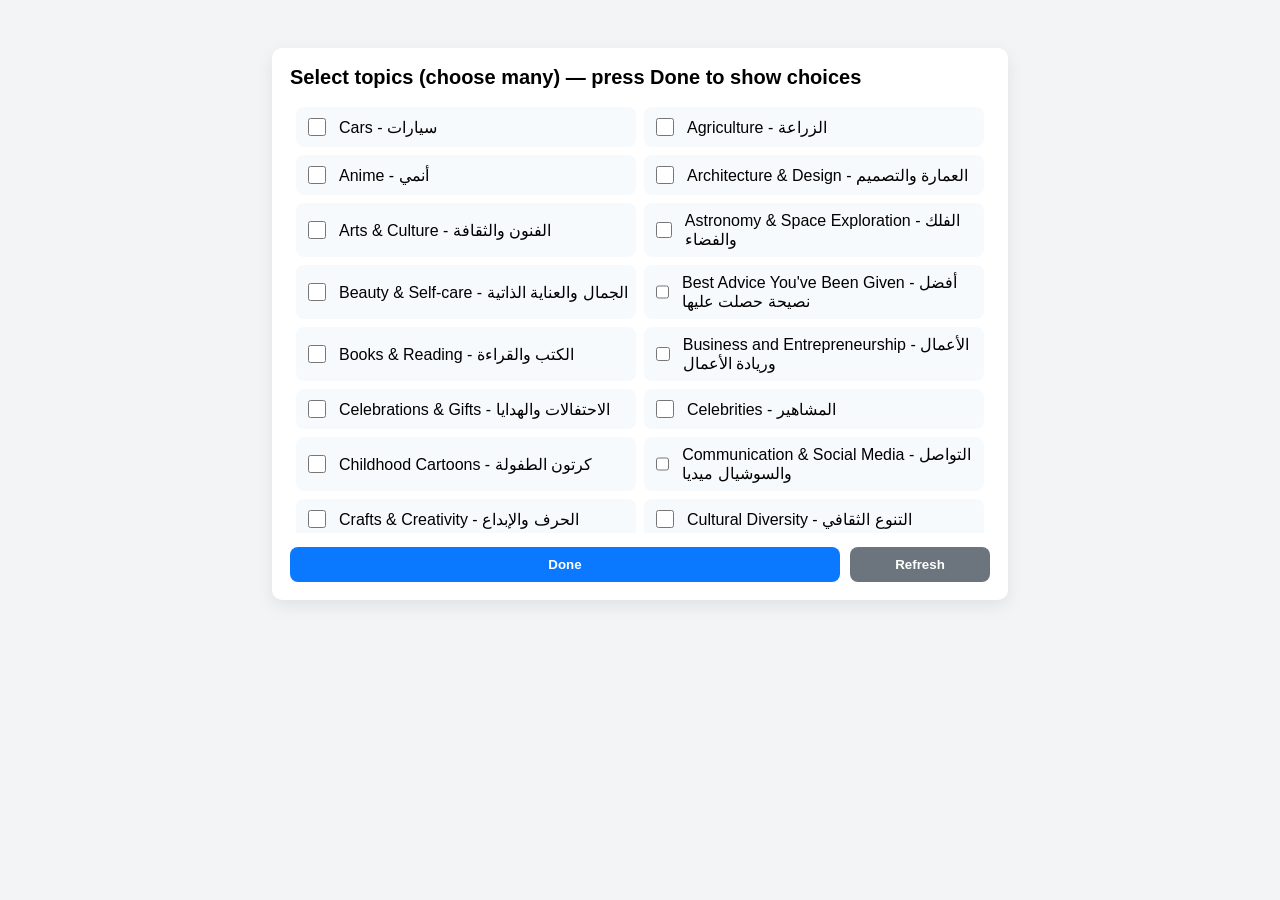
<file: simple tobic choose site/simple pic site.html>
<!doctype html>
<html lang="en">
<head>
  <meta charset="utf-8" />
  <meta name="viewport" content="width=device-width,initial-scale=1" />
  <title>Topic Selector</title>
  <style>
    body { font-family: Arial, sans-serif; background:#f3f4f6; margin:0; padding:24px; }
    .card { max-width:700px; margin:24px auto; background:#fff; padding:18px; border-radius:10px; box-shadow:0 6px 18px rgba(0,0,0,0.08); }
    h1 { margin:0 0 12px; font-size:20px; }
    .topics { display:grid; grid-template-columns:repeat(2,1fr); gap:8px; max-height:420px; overflow:auto; padding:6px; }
    label.topic {
      display:flex; gap:10px; align-items:center; padding:8px; border-radius:8px; cursor:pointer;
      background:#f7fafc; user-select:none;
    }
    input[type="checkbox"] { width:18px; height:18px; }
    .controls { display:flex; gap:10px; margin-top:14px; }
    button {
      padding:10px 14px; border:none; border-radius:8px; cursor:pointer; font-weight:600;
    }
    .btn-done { background:#0b79ff; color:white; flex:1; }
    .btn-refresh { background:#6c757d; color:white; width:140px; }
    /* popup modal */
    .modal-backdrop { position:fixed; inset:0; background:rgba(0,0,0,0.35); display:flex; align-items:center; justify-content:center; z-index:999; }
    .modal { background:#fff; border-radius:10px; padding:18px; width:320px; max-width:90%; box-shadow:0 10px 30px rgba(0,0,0,0.25); text-align:left; }
    .modal h3 { margin:0 0 8px; }
    .modal ul { padding-left:18px; margin:8px 0; max-height:240px; overflow:auto; }
    .modal .actions { display:flex; gap:8px; justify-content:flex-end; margin-top:12px; }
    .close-btn { background:#0b79ff; color:#fff; border-radius:8px; padding:8px 12px; border:none; cursor:pointer; }
    .clear-btn { background:#e5e7eb; border-radius:8px; padding:8px 12px; border:none; cursor:pointer; }
    /* small screens */
    @media (max-width:520px){ .topics{ grid-template-columns:1fr; } .controls{ flex-direction:column-reverse; } .btn-refresh{ width:100%; } }
  </style>
</head>
<body>
  <div class="card">
    <h1>Select topics (choose many) — press Done to show choices</h1>

    <div class="topics" id="topicsContainer"></div>

    <div class="controls">
      <button class="btn-done" id="doneBtn">Done</button>
      <button class="btn-refresh" id="refreshBtn">Refresh</button>
    </div>
  </div>

  <!-- Modal placeholder (inserted by JS) -->
  <div id="modalArea"></div>

  <script>
    // Topics in the "Cars - سيارات" form you wanted
    const topics = [
      "Cars - سيارات",
      "Agriculture - الزراعة",
      "Anime - أنمي",
      "Architecture & Design - العمارة والتصميم",
      "Arts & Culture - الفنون والثقافة",
      "Astronomy & Space Exploration - الفلك والفضاء",
      "Beauty & Self-care - الجمال والعناية الذاتية",
      "Best Advice You've Been Given - أفضل نصيحة حصلت عليها",
      "Books & Reading - الكتب والقراءة",
      "Business and Entrepreneurship - الأعمال وريادة الأعمال",
      "Celebrations & Gifts - الاحتفالات والهدايا",
      "Celebrities - المشاهير",
      "Childhood Cartoons - كرتون الطفولة",
      "Communication & Social Media - التواصل والسوشيال ميديا",
      "Crafts & Creativity - الحرف والإبداع",
      "Cultural Diversity - التنوع الثقافي",
      "Dream Jobs - وظائف الأحلام",
      "Education & Learning - التعليم والتعلم",
      "Emotions & Feelings - المشاعر والأحاسيس",
      "Family - العائلة",
      "Fashion & Style - الموضة والأناقة",
      "Favorite Cities - المدن المفضلة",
      "Food & Cuisine - الطعام والمأكولات",
      "Future Trends & Innovation - الاتجاهات المستقبلية",
      "Games & Entertainment - الألعاب والترفيه",
      "Health & Wellness - الصحة والعافية",
      "Helpful Habits - العادات المفيدة",
      "Hobbies & Leisure Activities - الهوايات",
      "Home & Living - المنزل والمعيشة",
      "Household Chores - الأعمال المنزلية",
      "Humor & Comedy - الفكاهة",
      "Kindness & Compassion - اللطف والتعاطف",
      "Local Traditions - التقاليد المحلية",
      "Marketing & Advertising - التسويق والإعلانات",
      "Money & Budgeting - المال والميزانية",
      "Morning Routines - روتين الصباح",
      "Music & Audio Entertainment - الموسيقى والترفيه",
      "Myths & Folk Tales - الأساطير والحكايات الشعبية",
      "Nature & Environment - الطبيعة والبيئة",
      "Parenting - التربية",
      "Personal Growth & Life Goals - النمو الشخصي",
      "Pets - الحيوانات الأليفة",
      "Recent Discoveries - الاكتشافات الحديثة",
      "Relationships - العلاقات",
      "Role Models - القدوات",
      "Science & Research - العلم والبحث",
      "Shopping & Consumer Trends - التسوق واتجاهات المستهلك",
      "Skills You Wish You Had - المهارات التي تتمناها",
      "Sleep & Dreams - النوم والأحلام",
      "Sports & Physical Activities - الرياضة والنشاط البدني",
      "Technology & Digital Life - التكنولوجيا والحياة الرقمية",
      "Time Management & Productivity - إدارة الوقت والإنتاجية",
      "Transportation & Travel - النقل والسفر",
      "TV Shows & Movies - المسلسلات والأفلام",
      "Vacations - الإجازات",
      "Ways to Relax - طرق الاسترخاء",
      "Weather & Seasons - الطقس والفصول",
      "Weekend Plans - خطط نهاية الأسبوع",
      "Work & Career - العمل والمسيرة المهنية"
    ];

    const container = document.getElementById("topicsContainer");
    const modalArea = document.getElementById("modalArea");

    // render checkboxes
    topics.forEach((t, i) => {
      const id = "t-" + i;
      const label = document.createElement("label");
      label.className = "topic";
      label.htmlFor = id;
      label.innerHTML = `<input type="checkbox" id="${id}" value="${t}"> <span>${t}</span>`;
      container.appendChild(label);
    });

    // helpers
    function getSelected() {
      return Array.from(document.querySelectorAll("#topicsContainer input[type=checkbox]"))
        .filter(cb => cb.checked)
        .map(cb => cb.value);
    }

    function clearSelection() {
      document.querySelectorAll("#topicsContainer input[type=checkbox]").forEach(cb => cb.checked = false);
    }

    function closeModal() {
      modalArea.innerHTML = "";
    }

    // create and show modal with selected list
    function showModal(selected) {
      closeModal();
      const backdrop = document.createElement("div");
      backdrop.className = "modal-backdrop";
      const modal = document.createElement("div");
      modal.className = "modal";
      modal.innerHTML = `
        <h3>Selected Topics</h3>
        <div style="max-height:230px; overflow:auto;">
          <ul>
            ${selected.map(s => `<li>${s}</li>`).join("")}
          </ul>
        </div>
        <div class="actions">
          <button class="clear-btn" id="modalClear">Clear Selection</button>
          <button class="close-btn" id="modalClose">Close</button>
        </div>
      `;
      backdrop.appendChild(modal);
      modalArea.appendChild(backdrop);

      // attach listeners
      document.getElementById("modalClose").addEventListener("click", closeModal);
      document.getElementById("modalClear").addEventListener("click", () => {
        clearSelection();
        closeModal();
      });

      // close modal when clicking backdrop outside modal
      backdrop.addEventListener("click", (e) => {
        if (e.target === backdrop) closeModal();
      });
    }

    // Done button -> show popup modal
    document.getElementById("doneBtn").addEventListener("click", () => {
      const selected = getSelected();
      if (selected.length === 0) {
        // small inline notice if nothing picked
        // create a quick toast-like hint
        const tmp = document.createElement("div");
        tmp.style.position = "fixed";
        tmp.style.bottom = "20px";
        tmp.style.left = "50%";
        tmp.style.transform = "translateX(-50%)";
        tmp.style.background = "#111827";
        tmp.style.color = "#fff";
        tmp.style.padding = "8px 12px";
        tmp.style.borderRadius = "8px";
        tmp.style.zIndex = 10000;
        tmp.textContent = "No topics selected.";
        document.body.appendChild(tmp);
        setTimeout(()=> tmp.remove(), 1500);
        return;
      }
      showModal(selected);
    });

    // Refresh button -> clear selections and close popup
    document.getElementById("refreshBtn").addEventListener("click", () => {
      clearSelection();
      closeModal();
      // small feedback
      const tmp = document.createElement("div");
      tmp.style.position = "fixed";
      tmp.style.bottom = "20px";
      tmp.style.left = "50%";
      tmp.style.transform = "translateX(-50%)";
      tmp.style.background = "#0b79ff";
      tmp.style.color = "#fff";
      tmp.style.padding = "8px 12px";
      tmp.style.borderRadius = "8px";
      tmp.style.zIndex = 10000;
      tmp.textContent = "Selections cleared.";
      document.body.appendChild(tmp);
      setTimeout(()=> tmp.remove(), 1200);
    });
  </script>
</body>
</html>
</file>
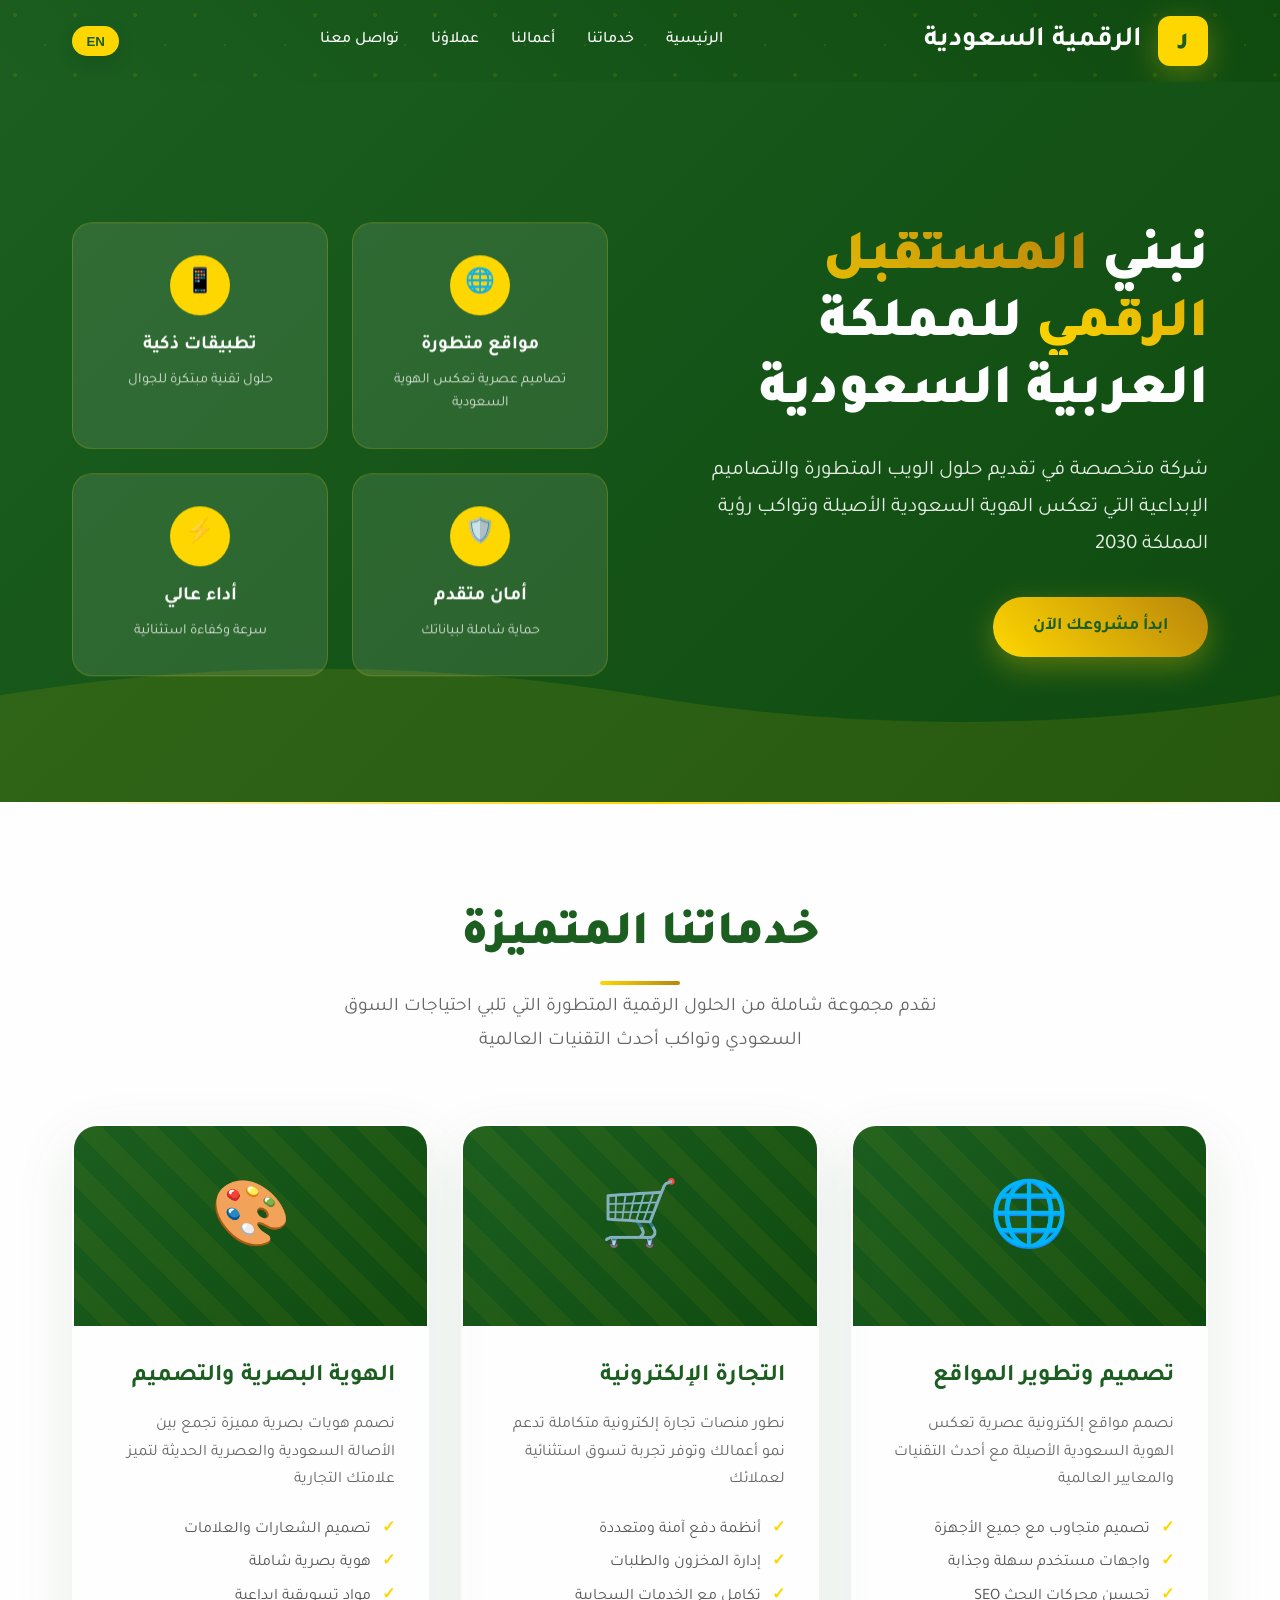
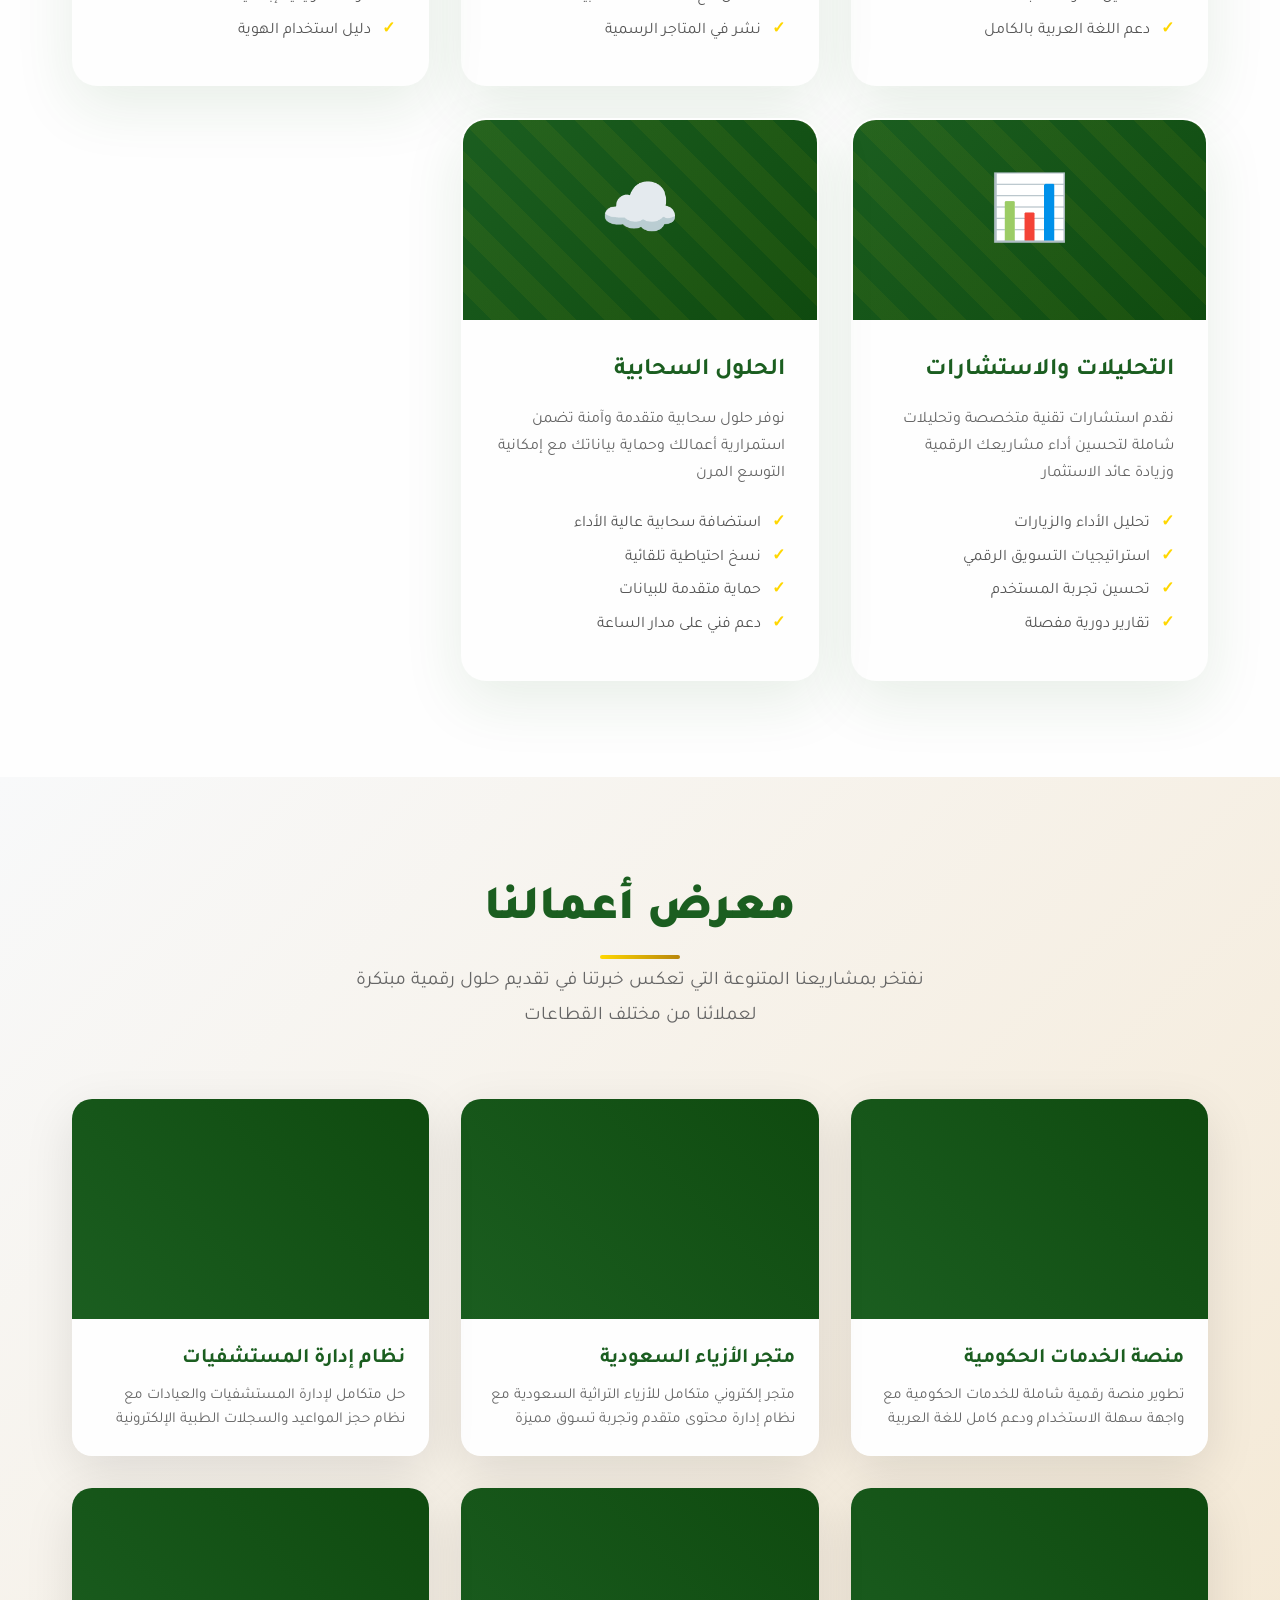
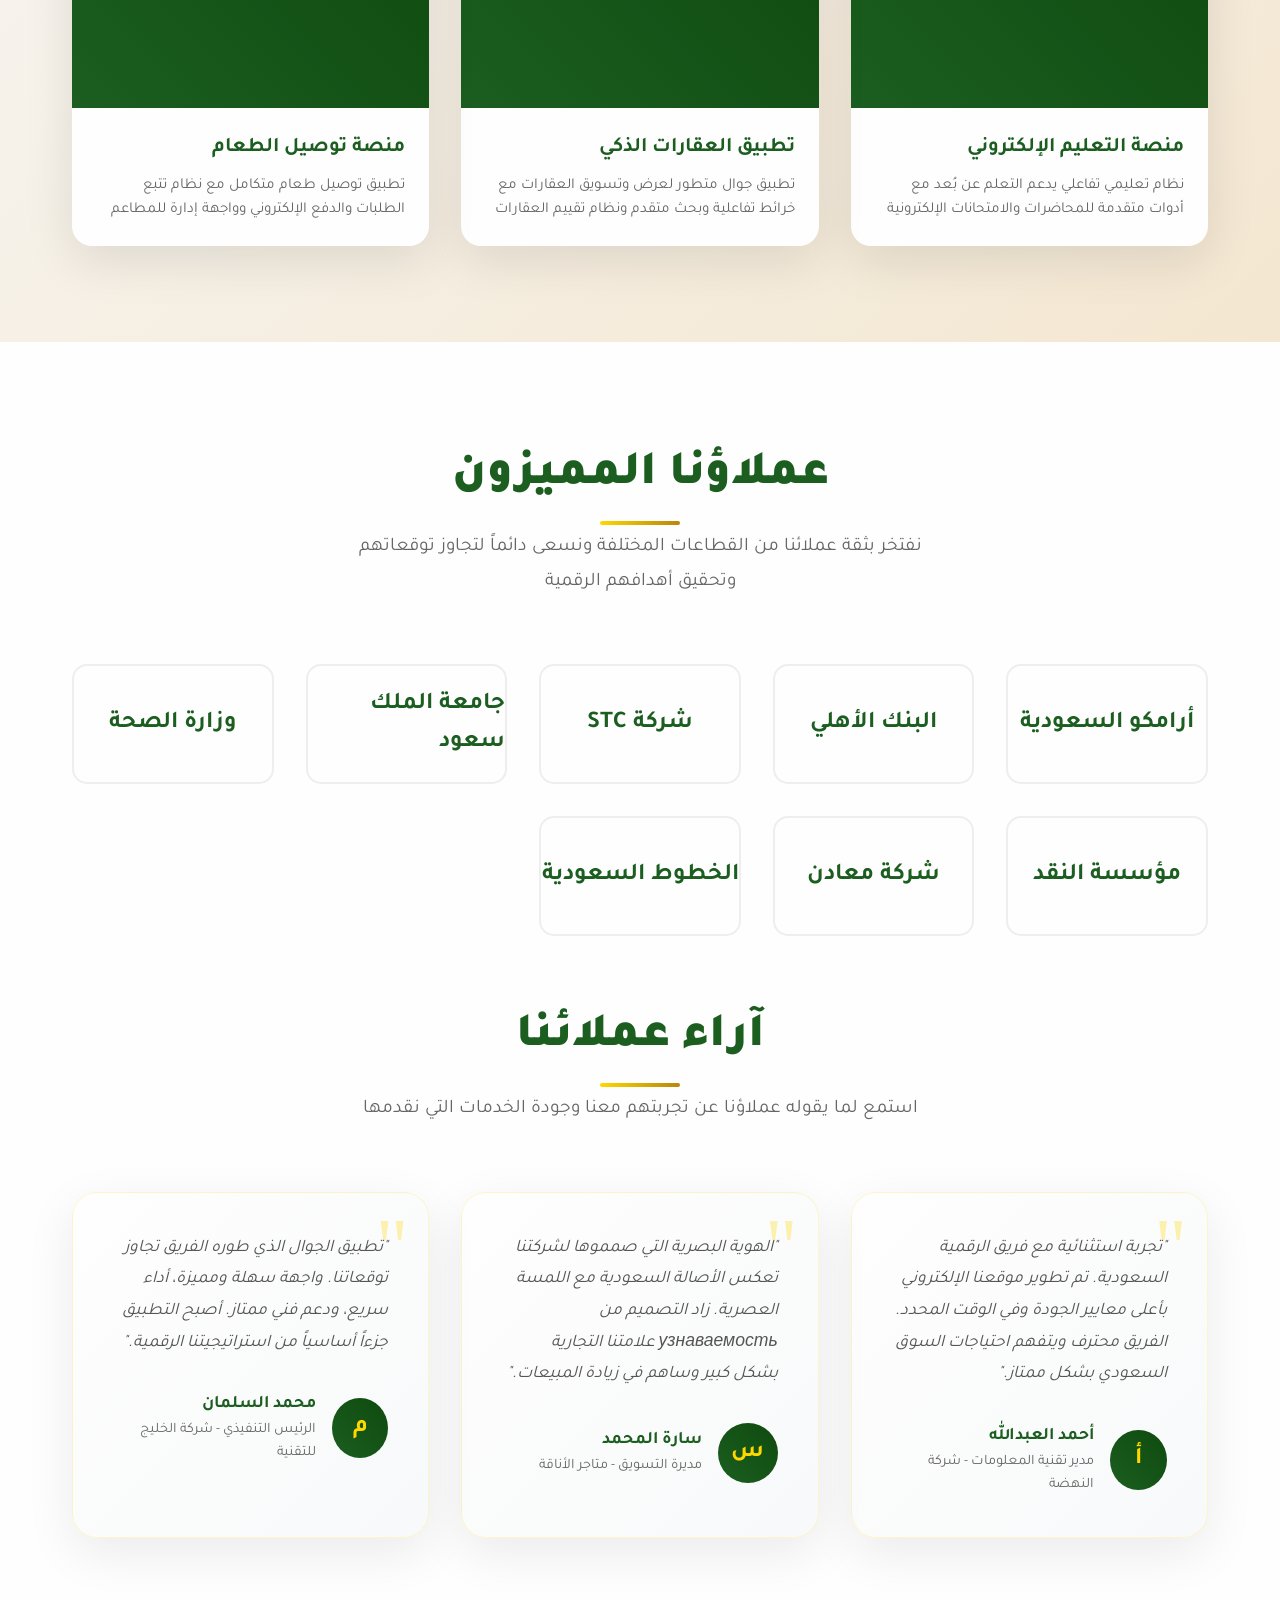
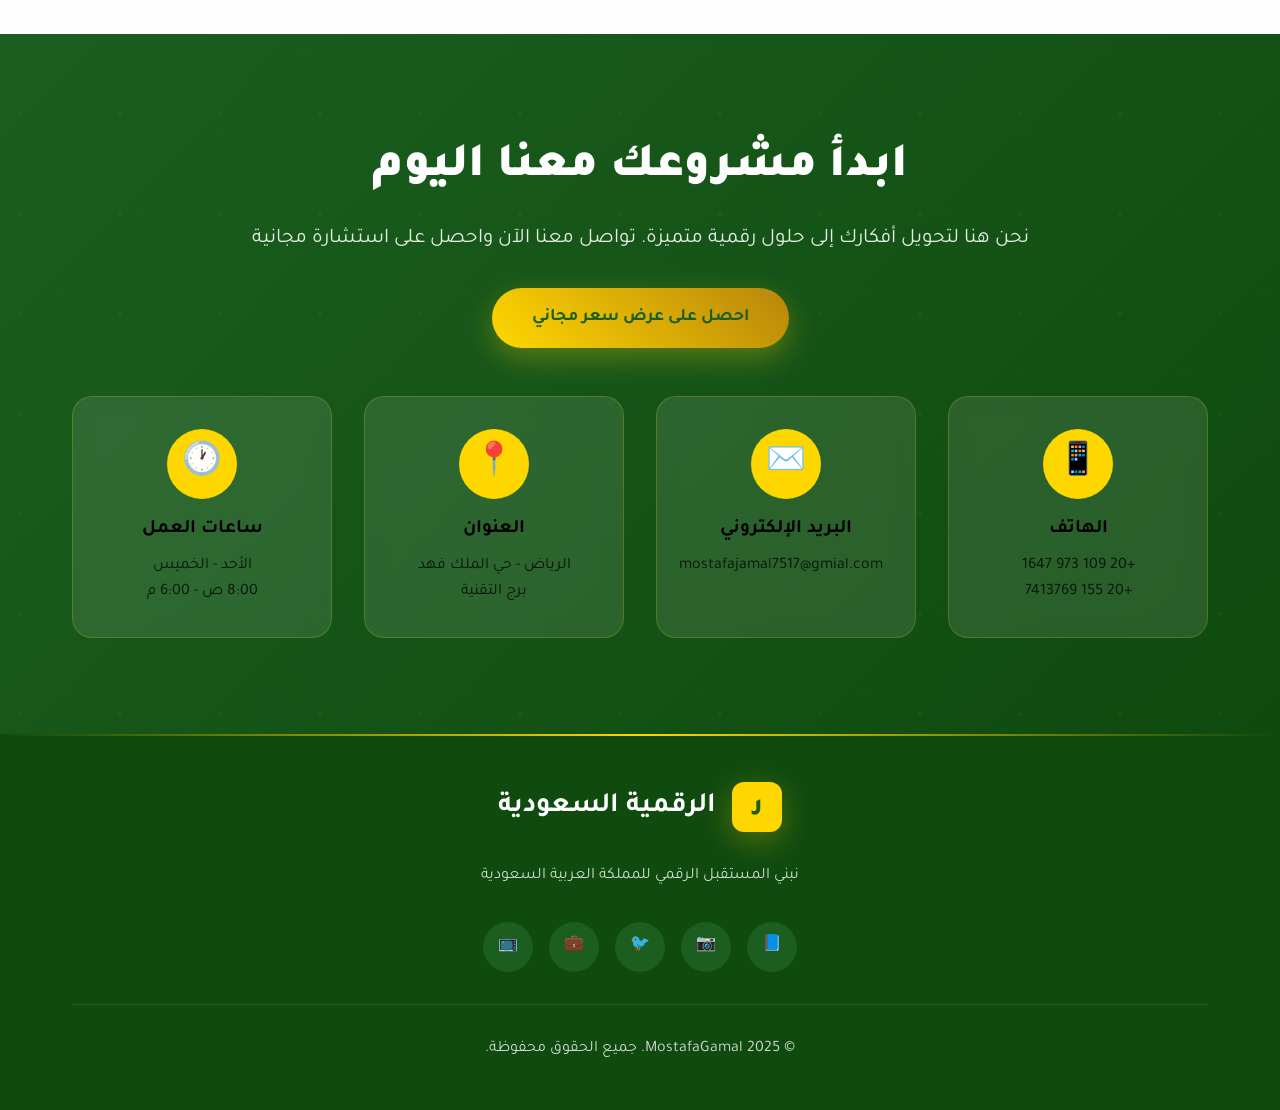
<file: TechCompanyWebsite/TechCompanyWebsite.html>
<!DOCTYPE html>
<html lang="ar" dir="rtl">
  <head>
    <meta charset="UTF-8" />
    <meta name="viewport" content="width=device-width, initial-scale=1.0" />
    <title>الرقمية السعودية - خدمات الويب المتطورة</title>
    <link
      href="https://fonts.googleapis.com/css2?family=Tajawal:wght@300;400;500;700;900&display=swap"
      rel="stylesheet"
    />
    <style>
      * {
        margin: 0;
        padding: 0;
        box-sizing: border-box;
      }

      :root {
        --saudi-green: #1b5e20;
        --saudi-gold: #ffd700;
        --desert-sand: #f4e7d1;
        --deep-emerald: #0f4a0f;
        --pearl-white: #fefefe;
        --warm-gold: #b8860b;
        --shadow-green: rgba(27, 94, 32, 0.1);
      }

      body {
        font-family: "Tajawal", sans-serif;
        background: linear-gradient(
          135deg,
          var(--pearl-white) 0%,
          var(--desert-sand) 100%
        );
        line-height: 1.6;
        overflow-x: hidden;
        transition: opacity 0.28s ease;
      }

      /* Header with Islamic geometric pattern */
      .header {
        background: linear-gradient(
          45deg,
          var(--saudi-green),
          var(--deep-emerald)
        );
        position: relative;
        overflow: hidden;
        padding: 1rem 0;
      }

      .header::before {
        content: "";
        position: absolute;
        top: 0;
        left: 0;
        right: 0;
        bottom: 0;
        background: radial-gradient(
            circle at 25% 25%,
            var(--saudi-gold) 2px,
            transparent 2px
          ),
          radial-gradient(
            circle at 75% 75%,
            var(--saudi-gold) 1px,
            transparent 1px
          );
        background-size: 60px 60px;
        opacity: 0.1;
      }

      .nav-container {
        max-width: 1200px;
        margin: 0 auto;
        display: flex;
        justify-content: space-between;
        align-items: center;
        padding: 0 2rem;
        position: relative;
        z-index: 2;
        gap: 1rem;
      }

      .logo {
        display: flex;
        align-items: center;
        gap: 1rem;
      }

      .logo-icon {
        width: 50px;
        height: 50px;
        background: var(--saudi-gold);
        border-radius: 12px;
        display: flex;
        align-items: center;
        justify-content: center;
        font-size: 24px;
        color: var(--saudi-green);
        font-weight: 900;
        box-shadow: 0 8px 32px rgba(255, 215, 0, 0.3);
      }

      .logo-text {
        color: var(--pearl-white);
        font-size: 28px;
        font-weight: 700;
      }

      .nav-menu {
        display: flex;
        gap: 2rem;
        list-style: none;
        align-items: center;
      }

      .nav-menu a {
        color: var(--pearl-white);
        text-decoration: none;
        font-weight: 500;
        transition: all 0.3s ease;
        position: relative;
      }

      .nav-menu a:hover {
        color: var(--saudi-gold);
        transform: translateY(-2px);
      }

      /* language toggle button */
      .lang-toggle {
        background: var(--saudi-gold);
        color: var(--saudi-green);
        border: none;
        padding: 0.45rem 0.9rem;
        border-radius: 999px;
        font-weight: 700;
        cursor: pointer;
        box-shadow: 0 6px 18px rgba(0, 0, 0, 0.12);
        transition: transform 0.18s ease;
      }
      .lang-toggle:hover {
        transform: translateY(-2px);
      }

      /* Hero Section with Palm Tree Silhouettes */
      .hero {
        background: linear-gradient(
          135deg,
          var(--saudi-green) 0%,
          var(--deep-emerald) 100%
        );
        position: relative;
        min-height: 80vh;
        display: flex;
        align-items: center;
        overflow: hidden;
      }

      .hero::before {
        content: "";
        position: absolute;
        bottom: 0;
        left: 0;
        right: 0;
        height: 200px;
        background: url('data:image/svg+xml,<svg xmlns="http://www.w3.org/2000/svg" viewBox="0 0 1200 200"><path d="M0,200 L0,100 Q300,50 600,100 T1200,100 L1200,200 Z" fill="%23FFD700" fill-opacity="0.1"/></svg>')
          no-repeat center bottom;
        background-size: cover;
      }

      .hero-container {
        max-width: 1200px;
        margin: 0 auto;
        padding: 0 2rem;
        display: grid;
        grid-template-columns: 1fr 1fr;
        gap: 4rem;
        align-items: center;
        position: relative;
        z-index: 2;
      }

      .hero-content h1 {
        font-size: 3.5rem;
        color: var(--pearl-white);
        font-weight: 900;
        line-height: 1.2;
        margin-bottom: 1.5rem;
      }

      .hero-content .highlight {
        color: var(--saudi-gold);
        background: linear-gradient(45deg, var(--saudi-gold), var(--warm-gold));
        -webkit-background-clip: text;
        -webkit-text-fill-color: transparent;
        background-clip: text;
      }

      .hero-content p {
        font-size: 1.3rem;
        color: rgba(255, 255, 255, 0.9);
        margin-bottom: 2rem;
        line-height: 1.8;
      }

      .cta-button {
        display: inline-block;
        background: linear-gradient(45deg, var(--saudi-gold), var(--warm-gold));
        color: var(--saudi-green);
        padding: 1rem 2.5rem;
        border-radius: 50px;
        text-decoration: none;
        font-weight: 700;
        font-size: 1.1rem;
        box-shadow: 0 10px 30px rgba(255, 215, 0, 0.3);
        transition: all 0.3s ease;
      }

      .cta-button:hover {
        transform: translateY(-3px);
        box-shadow: 0 15px 40px rgba(255, 215, 0, 0.4);
      }

      .hero-visual {
        display: flex;
        justify-content: center;
        align-items: center;
        position: relative;
      }

      .feature-grid {
        display: grid;
        grid-template-columns: repeat(2, 1fr);
        gap: 1.5rem;
      }

      .feature-card {
        background: rgba(255, 255, 255, 0.1);
        backdrop-filter: blur(10px);
        border: 1px solid rgba(255, 215, 0, 0.2);
        padding: 2rem;
        border-radius: 20px;
        text-align: center;
        transition: all 0.3s ease;
      }

      .feature-card:hover {
        transform: translateY(-10px);
        background: rgba(255, 255, 255, 0.15);
      }

      .feature-icon {
        width: 60px;
        height: 60px;
        background: var(--saudi-gold);
        border-radius: 50%;
        display: flex;
        align-items: center;
        justify-content: center;
        margin: 0 auto 1rem;
        font-size: 24px;
        color: var(--saudi-green);
      }

      .feature-card h3 {
        color: var(--pearl-white);
        font-size: 1.2rem;
        margin-bottom: 0.5rem;
      }

      .feature-card p {
        color: rgba(255, 255, 255, 0.8);
        font-size: 0.9rem;
      }

      /* Services Section with Arabian Architecture */
      .services {
        padding: 6rem 0;
        background: var(--pearl-white);
        position: relative;
      }

      .services::before {
        content: "";
        position: absolute;
        top: 0;
        left: 0;
        right: 0;
        height: 2px;
        background: linear-gradient(
          90deg,
          transparent,
          var(--saudi-gold),
          transparent
        );
      }

      .section-container {
        max-width: 1200px;
        margin: 0 auto;
        padding: 0 2rem;
      }

      .section-header {
        text-align: center;
        margin-bottom: 4rem;
      }

      .section-title {
        font-size: 3rem;
        color: var(--saudi-green);
        font-weight: 900;
        margin-bottom: 1rem;
        position: relative;
      }

      .section-title::after {
        content: "";
        position: absolute;
        bottom: -10px;
        left: 50%;
        transform: translateX(-50%);
        width: 80px;
        height: 4px;
        background: linear-gradient(90deg, var(--saudi-gold), var(--warm-gold));
        border-radius: 2px;
      }

      .section-subtitle {
        font-size: 1.2rem;
        color: #666;
        max-width: 600px;
        margin: 0 auto;
        line-height: 1.8;
      }

      .services-grid {
        display: grid;
        grid-template-columns: repeat(auto-fit, minmax(350px, 1fr));
        gap: 2rem;
      }

      .service-card {
        background: var(--pearl-white);
        border-radius: 25px;
        overflow: hidden;
        box-shadow: 0 20px 60px var(--shadow-green);
        transition: all 0.4s ease;
        border: 2px solid transparent;
        position: relative;
      }

      .service-card::before {
        content: "";
        position: absolute;
        top: 0;
        left: 0;
        right: 0;
        height: 5px;
        background: linear-gradient(
          90deg,
          var(--saudi-green),
          var(--saudi-gold)
        );
        transform: scaleX(0);
        transform-origin: left;
        transition: transform 0.4s ease;
      }

      .service-card:hover::before {
        transform: scaleX(1);
      }

      .service-card:hover {
        transform: translateY(-15px);
        border-color: var(--saudi-gold);
        box-shadow: 0 30px 80px rgba(27, 94, 32, 0.15);
      }

      .service-image {
        height: 200px;
        background: linear-gradient(
          135deg,
          var(--saudi-green),
          var(--deep-emerald)
        );
        display: flex;
        align-items: center;
        justify-content: center;
        position: relative;
        overflow: hidden;
      }

      .service-image::before {
        content: "";
        position: absolute;
        top: 0;
        left: 0;
        right: 0;
        bottom: 0;
        background: repeating-linear-gradient(
          45deg,
          transparent,
          transparent 20px,
          rgba(255, 215, 0, 0.05) 20px,
          rgba(255, 215, 0, 0.05) 40px
        );
      }

      .service-icon {
        font-size: 4rem;
        color: var(--saudi-gold);
        z-index: 2;
        position: relative;
      }

      .service-content {
        padding: 2rem;
      }

      .service-content h3 {
        font-size: 1.5rem;
        color: var(--saudi-green);
        font-weight: 700;
        margin-bottom: 1rem;
      }

      .service-content p {
        color: #666;
        line-height: 1.7;
        margin-bottom: 1.5rem;
      }

      .service-features {
        list-style: none;
      }

      .service-features li {
        color: #555;
        margin-bottom: 0.5rem;
        position: relative;
        padding-right: 1.5rem;
      }

      .service-features li::before {
        content: "✓";
        position: absolute;
        right: 0;
        color: var(--saudi-gold);
        font-weight: bold;
      }

      /* Portfolio Section */
      .portfolio {
        padding: 6rem 0;
        background: linear-gradient(135deg, #f8f9fa, var(--desert-sand));
      }

      .portfolio-grid {
        display: grid;
        grid-template-columns: repeat(auto-fit, minmax(300px, 1fr));
        gap: 2rem;
      }

      .portfolio-item {
        background: var(--pearl-white);
        border-radius: 20px;
        overflow: hidden;
        box-shadow: 0 15px 50px rgba(0, 0, 0, 0.1);
        transition: all 0.4s ease;
      }

      .portfolio-item:hover {
        transform: translateY(-10px) scale(1.02);
        box-shadow: 0 25px 70px rgba(0, 0, 0, 0.15);
      }

      .portfolio-image {
        height: 220px;
        background: linear-gradient(
          45deg,
          var(--saudi-green),
          var(--deep-emerald)
        );
        position: relative;
        display: flex;
        align-items: center;
        justify-content: center;
      }

      .portfolio-overlay {
        position: absolute;
        top: 0;
        left: 0;
        right: 0;
        bottom: 0;
        background: rgba(27, 94, 32, 0.8);
        display: flex;
        align-items: center;
        justify-content: center;
        opacity: 0;
        transition: opacity 0.3s ease;
      }

      .portfolio-item:hover .portfolio-overlay {
        opacity: 1;
      }

      .portfolio-info {
        padding: 1.5rem;
      }

      .portfolio-info h4 {
        font-size: 1.3rem;
        color: var(--saudi-green);
        font-weight: 700;
        margin-bottom: 0.5rem;
      }

      .portfolio-info p {
        color: #666;
        font-size: 0.95rem;
      }

      /* Clients Section */
      .clients {
        padding: 6rem 0;
        background: var(--pearl-white);
      }

      .clients-showcase {
        display: grid;
        grid-template-columns: repeat(auto-fit, minmax(200px, 1fr));
        gap: 2rem;
        margin-bottom: 4rem;
      }

      .client-logo {
        background: var(--pearl-white);
        border: 2px solid #eee;
        border-radius: 15px;
        height: 120px;
        display: flex;
        align-items: center;
        justify-content: center;
        font-size: 1.5rem;
        color: var(--saudi-green);
        font-weight: 700;
        transition: all 0.3s ease;
        position: relative;
        overflow: hidden;
      }

      .client-logo::before {
        content: "";
        position: absolute;
        top: 0;
        left: -100%;
        width: 100%;
        height: 100%;
        background: linear-gradient(
          90deg,
          transparent,
          rgba(255, 215, 0, 0.2),
          transparent
        );
        transition: left 0.5s ease;
      }

      .client-logo:hover::before {
        left: 100%;
      }

      .client-logo:hover {
        border-color: var(--saudi-gold);
        transform: translateY(-5px);
        box-shadow: 0 10px 30px rgba(27, 94, 32, 0.1);
      }

      /* Testimonials */
      .testimonials-grid {
        display: grid;
        grid-template-columns: repeat(auto-fit, minmax(350px, 1fr));
        gap: 2rem;
      }

      .testimonial-card {
        background: linear-gradient(135deg, var(--pearl-white), #f8f9fa);
        border-radius: 25px;
        padding: 2.5rem;
        position: relative;
        box-shadow: 0 15px 50px rgba(0, 0, 0, 0.08);
        border: 1px solid rgba(255, 215, 0, 0.2);
      }

      .testimonial-card::before {
        content: '"';
        position: absolute;
        top: -10px;
        right: 20px;
        font-size: 5rem;
        color: var(--saudi-gold);
        opacity: 0.3;
        font-family: serif;
      }

      .testimonial-text {
        color: #555;
        font-size: 1.1rem;
        line-height: 1.8;
        margin-bottom: 2rem;
        font-style: italic;
      }

      .testimonial-author {
        display: flex;
        align-items: center;
        gap: 1rem;
      }

      .author-avatar {
        width: 60px;
        height: 60px;
        border-radius: 50%;
        background: linear-gradient(
          45deg,
          var(--saudi-green),
          var(--deep-emerald)
        );
        display: flex;
        align-items: center;
        justify-content: center;
        color: var(--saudi-gold);
        font-size: 1.5rem;
        font-weight: 700;
      }

      .author-info h5 {
        color: var(--saudi-green);
        font-size: 1.1rem;
        font-weight: 700;
      }

      .author-info p {
        color: #666;
        font-size: 0.9rem;
      }

      /* Contact Section */
      .contact {
        padding: 6rem 0;
        background: linear-gradient(
          135deg,
          var(--saudi-green),
          var(--deep-emerald)
        );
        position: relative;
        overflow: hidden;
      }

      .contact::before {
        content: "";
        position: absolute;
        top: 0;
        left: 0;
        right: 0;
        bottom: 0;
        background: radial-gradient(
            circle at 20% 80%,
            var(--saudi-gold) 2px,
            transparent 2px
          ),
          radial-gradient(
            circle at 80% 20%,
            var(--saudi-gold) 1px,
            transparent 1px
          ),
          radial-gradient(
            circle at 40% 40%,
            var(--saudi-gold) 1px,
            transparent 1px
          );
        background-size: 100px 100px, 80px 80px, 120px 120px;
        opacity: 0.05;
      }

      .contact-container {
        max-width: 1200px;
        margin: 0 auto;
        padding: 0 2rem;
        position: relative;
        z-index: 2;
      }

      .contact-content {
        text-align: center;
        color: var(--pearl-white);
      }

      .contact-content h2 {
        font-size: 3rem;
        font-weight: 900;
        margin-bottom: 1rem;
      }

      .contact-content p {
        font-size: 1.3rem;
        margin-bottom: 2rem;
        opacity: 0.9;
      }

      .contact-info {
        display: grid;
        grid-template-columns: repeat(auto-fit, minmax(250px, 1fr));
        gap: 2rem;
        margin-top: 3rem;
      }

      .contact-item {
        text-align: center;
        padding: 2rem;
        background: rgba(255, 255, 255, 0.1);
        backdrop-filter: blur(10px);
        border-radius: 20px;
        border: 1px solid rgba(255, 215, 0, 0.2);
      }

      .contact-item-icon {
        width: 70px;
        height: 70px;
        background: var(--saudi-gold);
        border-radius: 50%;
        display: flex;
        align-items: center;
        justify-content: center;
        margin: 0 auto 1rem;
        font-size: 2rem;
        color: var(--saudi-green);
      }

      .contact-item h4 {
        font-size: 1.2rem;
        margin-bottom: 0.5rem;
      }

      .contact-item p {
        opacity: 0.8;
      }

      /* Footer */
      .footer {
        background: var(--deep-emerald);
        color: var(--pearl-white);
        padding: 3rem 0 1rem;
        text-align: center;
        position: relative;
      }

      .footer::before {
        content: "";
        position: absolute;
        top: 0;
        left: 0;
        right: 0;
        height: 2px;
        background: linear-gradient(
          90deg,
          transparent,
          var(--saudi-gold),
          transparent
        );
      }

      .footer-content {
        max-width: 1200px;
        margin: 0 auto;
        padding: 0 2rem;
      }

      .footer-content p {
        opacity: 0.8;
        margin-bottom: 2rem;
      }

      .social-links {
        display: flex;
        justify-content: center;
        gap: 1rem;
        margin-bottom: 2rem;
      }

      .social-link {
        width: 50px;
        height: 50px;
        background: var(--saudi-green);
        border-radius: 50%;
        display: flex;
        align-items: center;
        justify-content: center;
        color: var(--saudi-gold);
        text-decoration: none;
        transition: all 0.3s ease;
      }

      .social-link:hover {
        background: var(--saudi-gold);
        color: var(--saudi-green);
        transform: translateY(-3px);
      }

      /* Responsive Design */
      @media (max-width: 768px) {
        .nav-menu {
          display: none;
        }

        .hero-container {
          grid-template-columns: 1fr;
          text-align: center;
        }

        .hero-content h1 {
          font-size: 2.5rem;
        }

        .section-title {
          font-size: 2rem;
        }

        .feature-grid {
          grid-template-columns: 1fr;
        }
      }

      /* Animation Classes */
      .fade-in {
        opacity: 0;
        transform: translateY(30px);
        animation: fadeInUp 0.8s ease forwards;
      }

      @keyframes fadeInUp {
        to {
          opacity: 1;
          transform: translateY(0);
        }
      }

      .slide-in-left {
        opacity: 0;
        transform: translateX(-50px);
        animation: slideInLeft 0.8s ease forwards;
      }

      @keyframes slideInLeft {
        to {
          opacity: 1;
          transform: translateX(0);
        }
      }

      .slide-in-right {
        opacity: 0;
        transform: translateX(50px);
        animation: slideInRight 0.8s ease forwards;
      }

      @keyframes slideInRight {
        to {
          opacity: 1;
          transform: translateX(0);
        }
      }

      /* Floating Animation */
      .floating {
        animation: floating 3s ease-in-out infinite;
      }

      @keyframes floating {
        0%,
        100% {
          transform: translateY(0px);
        }
        50% {
          transform: translateY(-10px);
        }
      }
    </style>
  </head>
  <body>
    <!-- Header -->
    <header class="header">
      <div class="nav-container">
        <div class="logo">
          <div class="logo-icon" data-i18n="logo_icon">ر</div>
          <div class="logo-text" data-i18n="logo_text">الرقمية السعودية</div>
        </div>
        <nav class="nav-menu">
          <a href="#home" data-i18n="nav_home">الرئيسية</a>
          <a href="#services" data-i18n="nav_services">خدماتنا</a>
          <a href="#portfolio" data-i18n="nav_portfolio">أعمالنا</a>
          <a href="#clients" data-i18n="nav_clients">عملاؤنا</a>
          <a href="#contact" data-i18n="nav_contact">تواصل معنا</a>
        </nav>

        <!-- LANGUAGE TOGGLE (added) -->
        <button
          id="lang-toggle"
          class="lang-toggle"
          aria-label="Toggle language"
        >
          EN
        </button>
      </div>
    </header>

    <!-- Hero Section -->
    <section class="hero" id="home">
      <div class="hero-container">
        <div class="hero-content slide-in-right">
          <h1 data-i18n="hero_title">
            نبني <span class="highlight">المستقبل الرقمي</span> للمملكة العربية
            السعودية
          </h1>
          <p data-i18n="hero_text">
            شركة متخصصة في تقديم حلول الويب المتطورة والتصاميم الإبداعية التي
            تعكس الهوية السعودية الأصيلة وتواكب رؤية المملكة 2030
          </p>
          <a href="#contact" class="cta-button" data-i18n="hero_cta"
            >ابدأ مشروعك الآن</a
          >
        </div>
        <div class="hero-visual slide-in-left">
          <div class="feature-grid floating">
            <div class="feature-card">
              <div class="feature-icon">🌐</div>
              <h3 data-i18n="feature1_title">مواقع متطورة</h3>
              <p data-i18n="feature1_text">تصاميم عصرية تعكس الهوية السعودية</p>
            </div>
            <div class="feature-card">
              <div class="feature-icon">📱</div>
              <h3 data-i18n="feature2_title">تطبيقات ذكية</h3>
              <p data-i18n="feature2_text">حلول تقنية مبتكرة للجوال</p>
            </div>
            <div class="feature-card">
              <div class="feature-icon">🛡️</div>
              <h3 data-i18n="feature3_title">أمان متقدم</h3>
              <p data-i18n="feature3_text">حماية شاملة لبياناتك</p>
            </div>
            <div class="feature-card">
              <div class="feature-icon">⚡</div>
              <h3 data-i18n="feature4_title">أداء عالي</h3>
              <p data-i18n="feature4_text">سرعة وكفاءة استثنائية</p>
            </div>
          </div>
        </div>
      </div>
    </section>

    <!-- Services Section -->
    <section class="services" id="services">
      <div class="section-container">
        <div class="section-header fade-in">
          <h2 class="section-title" data-i18n="services_title">
            خدماتنا المتميزة
          </h2>
          <p class="section-subtitle" data-i18n="services_subtitle">
            نقدم مجموعة شاملة من الحلول الرقمية المتطورة التي تلبي احتياجات
            السوق السعودي وتواكب أحدث التقنيات العالمية
          </p>
        </div>

        <div class="services-grid">
          <div class="service-card fade-in">
            <div class="service-image">
              <div class="service-icon">🌐</div>
            </div>
            <div class="service-content">
              <h3 data-i18n="service1_title">تصميم وتطوير المواقع</h3>
              <p data-i18n="service1_text">
                نصمم مواقع إلكترونية عصرية تعكس الهوية السعودية الأصيلة مع أحدث
                التقنيات والمعايير العالمية
              </p>
              <ul class="service-features">
                <li data-i18n="service1_feature1">
                  تصميم متجاوب مع جميع الأجهزة
                </li>
                <li data-i18n="service1_feature2">واجهات مستخدم سهلة وجذابة</li>
                <li data-i18n="service1_feature3">تحسين محركات البحث SEO</li>
                <li data-i18n="service1_feature4">دعم اللغة العربية بالكامل</li>
              </ul>
            </div>
          </div>

          <div class="service-card fade-in">
            <div class="service-image">
              <div class="service-icon">🛒</div>
            </div>
            <div class="service-content">
              <h3 data-i18n="service2_title">التجارة الإلكترونية</h3>
              <p data-i18n="service2_text">
                نطور منصات تجارة إلكترونية متكاملة تدعم نمو أعمالك وتوفر تجربة
                تسوق استثنائية لعملائك
              </p>
              <ul class="service-features">
                <li data-i18n="service2_feature1">أنظمة دفع آمنة ومتعددة</li>
                <li data-i18n="service2_feature2">إدارة المخزون والطلبات</li>
                <li data-i18n="service2_feature3">تكامل مع الخدمات السحابية</li>
                <li data-i18n="service2_feature4">نشر في المتاجر الرسمية</li>
              </ul>
            </div>
          </div>

          <div class="service-card fade-in">
            <div class="service-image">
              <div class="service-icon">🎨</div>
            </div>
            <div class="service-content">
              <h3 data-i18n="service3_title">الهوية البصرية والتصميم</h3>
              <p data-i18n="service3_text">
                نصمم هويات بصرية مميزة تجمع بين الأصالة السعودية والعصرية
                الحديثة لتميز علامتك التجارية
              </p>
              <ul class="service-features">
                <li data-i18n="service3_feature1">تصميم الشعارات والعلامات</li>
                <li data-i18n="service3_feature2">هوية بصرية شاملة</li>
                <li data-i18n="service3_feature3">مواد تسويقية إبداعية</li>
                <li data-i18n="service3_feature4">دليل استخدام الهوية</li>
              </ul>
            </div>
          </div>

          <div class="service-card fade-in">
            <div class="service-image">
              <div class="service-icon">📊</div>
            </div>
            <div class="service-content">
              <h3 data-i18n="service4_title">التحليلات والاستشارات</h3>
              <p data-i18n="service4_text">
                نقدم استشارات تقنية متخصصة وتحليلات شاملة لتحسين أداء مشاريعك
                الرقمية وزيادة عائد الاستثمار
              </p>
              <ul class="service-features">
                <li data-i18n="service4_feature1">تحليل الأداء والزيارات</li>
                <li data-i18n="service4_feature2">
                  استراتيجيات التسويق الرقمي
                </li>
                <li data-i18n="service4_feature3">تحسين تجربة المستخدم</li>
                <li data-i18n="service4_feature4">تقارير دورية مفصلة</li>
              </ul>
            </div>
          </div>

          <div class="service-card fade-in">
            <div class="service-image">
              <div class="service-icon">☁️</div>
            </div>
            <div class="service-content">
              <h3 data-i18n="service5_title">الحلول السحابية</h3>
              <p data-i18n="service5_text">
                نوفر حلول سحابية متقدمة وآمنة تضمن استمرارية أعمالك وحماية
                بياناتك مع إمكانية التوسع المرن
              </p>
              <ul class="service-features">
                <li data-i18n="service5_feature1">
                  استضافة سحابية عالية الأداء
                </li>
                <li data-i18n="service5_feature2">نسخ احتياطية تلقائية</li>
                <li data-i18n="service5_feature3">حماية متقدمة للبيانات</li>
                <li data-i18n="service5_feature4">دعم فني على مدار الساعة</li>
              </ul>
            </div>
          </div>
        </div>
      </div>
    </section>

    <!-- Portfolio Section -->
    <section class="portfolio" id="portfolio">
      <div class="section-container">
        <div class="section-header fade-in">
          <h2 class="section-title" data-i18n="portfolio_title">
            معرض أعمالنا
          </h2>
          <p class="section-subtitle" data-i18n="portfolio_subtitle">
            نفتخر بمشاريعنا المتنوعة التي تعكس خبرتنا في تقديم حلول رقمية مبتكرة
            لعملائنا من مختلف القطاعات
          </p>
        </div>

        <div class="portfolio-grid">
          <div class="portfolio-item fade-in">
            <div class="portfolio-image">
              <div class="portfolio-overlay">
                <div style="color: var(--saudi-gold); font-size: 3rem">🏢</div>
              </div>
            </div>
            <div class="portfolio-info">
              <h4 data-i18n="portfolio1_title">منصة الخدمات الحكومية</h4>
              <p data-i18n="portfolio1_text">
                تطوير منصة رقمية شاملة للخدمات الحكومية مع واجهة سهلة الاستخدام
                ودعم كامل للغة العربية
              </p>
            </div>
          </div>

          <div class="portfolio-item fade-in">
            <div class="portfolio-image">
              <div class="portfolio-overlay">
                <div style="color: var(--saudi-gold); font-size: 3rem">🛒</div>
              </div>
            </div>
            <div class="portfolio-info">
              <h4 data-i18n="portfolio2_title">متجر الأزياء السعودية</h4>
              <p data-i18n="portfolio2_text">
                متجر إلكتروني متكامل للأزياء التراثية السعودية مع نظام إدارة
                محتوى متقدم وتجربة تسوق مميزة
              </p>
            </div>
          </div>

          <div class="portfolio-item fade-in">
            <div class="portfolio-image">
              <div class="portfolio-overlay">
                <div style="color: var(--saudi-gold); font-size: 3rem">🏥</div>
              </div>
            </div>
            <div class="portfolio-info">
              <h4 data-i18n="portfolio3_title">نظام إدارة المستشفيات</h4>
              <p data-i18n="portfolio3_text">
                حل متكامل لإدارة المستشفيات والعيادات مع نظام حجز المواعيد
                والسجلات الطبية الإلكترونية
              </p>
            </div>
          </div>

          <div class="portfolio-item fade-in">
            <div class="portfolio-image">
              <div class="portfolio-overlay">
                <div style="color: var(--saudi-gold); font-size: 3rem">📚</div>
              </div>
            </div>
            <div class="portfolio-info">
              <h4 data-i18n="portfolio4_title">منصة التعليم الإلكتروني</h4>
              <p data-i18n="portfolio4_text">
                نظام تعليمي تفاعلي يدعم التعلم عن بُعد مع أدوات متقدمة للمحاضرات
                والامتحانات الإلكترونية
              </p>
            </div>
          </div>

          <div class="portfolio-item fade-in">
            <div class="portfolio-image">
              <div class="portfolio-overlay">
                <div style="color: var(--saudi-gold); font-size: 3rem">🏠</div>
              </div>
            </div>
            <div class="portfolio-info">
              <h4 data-i18n="portfolio5_title">تطبيق العقارات الذكي</h4>
              <p data-i18n="portfolio5_text">
                تطبيق جوال متطور لعرض وتسويق العقارات مع خرائط تفاعلية وبحث
                متقدم ونظام تقييم العقارات
              </p>
            </div>
          </div>

          <div class="portfolio-item fade-in">
            <div class="portfolio-image">
              <div class="portfolio-overlay">
                <div style="color: var(--saudi-gold); font-size: 3rem">🍽️</div>
              </div>
            </div>
            <div class="portfolio-info">
              <h4 data-i18n="portfolio6_title">منصة توصيل الطعام</h4>
              <p data-i18n="portfolio6_text">
                تطبيق توصيل طعام متكامل مع نظام تتبع الطلبات والدفع الإلكتروني
                وواجهة إدارة للمطاعم
              </p>
            </div>
          </div>
        </div>
      </div>
    </section>

    <!-- Clients Section -->
    <section class="clients" id="clients">
      <div class="section-container">
        <div class="section-header fade-in">
          <h2 class="section-title" data-i18n="clients_title">
            عملاؤنا المميزون
          </h2>
          <p class="section-subtitle" data-i18n="clients_subtitle">
            نفتخر بثقة عملائنا من القطاعات المختلفة ونسعى دائماً لتجاوز توقعاتهم
            وتحقيق أهدافهم الرقمية
          </p>
        </div>

        <div class="clients-showcase">
          <div class="client-logo fade-in">
            <span data-i18n="client1">أرامكو السعودية</span>
          </div>
          <div class="client-logo fade-in">
            <span data-i18n="client2">البنك الأهلي</span>
          </div>
          <div class="client-logo fade-in">
            <span data-i18n="client3">شركة STC</span>
          </div>
          <div class="client-logo fade-in">
            <span data-i18n="client4">جامعة الملك سعود</span>
          </div>
          <div class="client-logo fade-in">
            <span data-i18n="client5">وزارة الصحة</span>
          </div>
          <div class="client-logo fade-in">
            <span data-i18n="client6">مؤسسة النقد</span>
          </div>
          <div class="client-logo fade-in">
            <span data-i18n="client7">شركة معادن</span>
          </div>
          <div class="client-logo fade-in">
            <span data-i18n="client8">الخطوط السعودية</span>
          </div>
        </div>

        <!-- Testimonials -->
        <div class="section-header fade-in">
          <h2 class="section-title" data-i18n="testimonials_title">
            آراء عملائنا
          </h2>
          <p class="section-subtitle" data-i18n="testimonials_subtitle">
            استمع لما يقوله عملاؤنا عن تجربتهم معنا وجودة الخدمات التي نقدمها
          </p>
        </div>

        <div class="testimonials-grid">
          <div class="testimonial-card fade-in">
            <div class="testimonial-text" data-i18n="test1_text">
              "تجربة استثنائية مع فريق الرقمية السعودية. تم تطوير موقعنا
              الإلكتروني بأعلى معايير الجودة وفي الوقت المحدد. الفريق محترف
              ويتفهم احتياجات السوق السعودي بشكل ممتاز."
            </div>
            <div class="testimonial-author">
              <div class="author-avatar">أ</div>
              <div class="author-info">
                <h5 data-i18n="test1_author_name">أحمد العبدالله</h5>
                <p data-i18n="test1_author_role">
                  مدير تقنية المعلومات - شركة النهضة
                </p>
              </div>
            </div>
          </div>

          <div class="testimonial-card fade-in">
            <div class="testimonial-text" data-i18n="test2_text">
              "الهوية البصرية التي صمموها لشركتنا تعكس الأصالة السعودية مع
              اللمسة العصرية. زاد التصميم من узнаваемость علامتنا التجارية بشكل
              كبير وساهم في زيادة المبيعات."
            </div>
            <div class="testimonial-author">
              <div class="author-avatar">س</div>
              <div class="author-info">
                <h5 data-i18n="test2_author_name">سارة المحمد</h5>
                <p data-i18n="test2_author_role">
                  مديرة التسويق - متاجر الأناقة
                </p>
              </div>
            </div>
          </div>

          <div class="testimonial-card fade-in">
            <div class="testimonial-text" data-i18n="test3_text">
              "تطبيق الجوال الذي طوره الفريق تجاوز توقعاتنا. واجهة سهلة ومميزة،
              أداء سريع، ودعم فني ممتاز. أصبح التطبيق جزءاً أساسياً من
              استراتيجيتنا الرقمية."
            </div>
            <div class="testimonial-author">
              <div class="author-avatar">م</div>
              <div class="author-info">
                <h5 data-i18n="test3_author_name">محمد السلمان</h5>
                <p data-i18n="test3_author_role">
                  الرئيس التنفيذي - شركة الخليج للتقنية
                </p>
              </div>
            </div>
          </div>
        </div>
      </div>
    </section>

    <!-- Contact Section -->
    <section class="contact" id="contact">
      <div class="contact-container">
        <div class="contact-content fade-in">
          <h2 data-i18n="contact_title">ابدأ مشروعك معنا اليوم</h2>
          <p data-i18n="contact_text">
            نحن هنا لتحويل أفكارك إلى حلول رقمية متميزة. تواصل معنا الآن واحصل
            على استشارة مجانية
          </p>
          <a href="#" class="cta-button" data-i18n="contact_cta"
            >احصل على عرض سعر مجاني</a
          >
        </div>

        <div class="contact-info">
          <div class="contact-item fade-in">
            <div class="contact-item-icon">📱</div>
            <h4 data-i18n="contact_phone_title">الهاتف</h4>
            <p data-i18n="contact_phone_text">
              +20 109 973 1647<br />+20 155 7413769
            </p>
          </div>

          <div class="contact-item fade-in">
            <div class="contact-item-icon">✉️</div>
            <h4 data-i18n="contact_email_title">البريد الإلكتروني</h4>
            <p data-i18n="contact_email_text">mostafajamal7517@gmial.com</p>
          </div>

          <div class="contact-item fade-in">
            <div class="contact-item-icon">📍</div>
            <h4 data-i18n="contact_address_title">العنوان</h4>
            <p data-i18n="contact_address_text">
              الرياض - حي الملك فهد<br />برج التقنية
            </p>
          </div>

          <div class="contact-item fade-in">
            <div class="contact-item-icon">🕐</div>
            <h4 data-i18n="contact_hours_title">ساعات العمل</h4>
            <p data-i18n="contact_hours_text">
              الأحد - الخميس<br />8:00 ص - 6:00 م
            </p>
          </div>
        </div>
      </div>
    </section>

    <!-- Footer -->
    <footer class="footer">
      <div class="footer-content">
        <div class="logo" style="justify-content: center; margin-bottom: 2rem">
          <div class="logo-icon" data-i18n="footer_logo_icon">ر</div>
          <div class="logo-text" data-i18n="footer_logo_text">
            الرقمية السعودية
          </div>
        </div>
        <p data-i18n="footer_main_text">
          نبني المستقبل الرقمي للمملكة العربية السعودية
        </p>

        <div class="social-links">
          <a href="#" class="social-link">📘</a>
          <a href="#" class="social-link">📷</a>
          <a href="#" class="social-link">🐦</a>
          <a href="#" class="social-link">💼</a>
          <a href="#" class="social-link">📺</a>
        </div>

        <div
          style="
            border-top: 1px solid rgba(255, 255, 255, 0.1);
            padding-top: 2rem;
          "
        >
          <p data-i18n="footer_copyright">
            &copy; 2025 MostafaGamal. جميع الحقوق محفوظة.
          </p>
        </div>
      </div>
    </footer>

    <script>
      // Smooth scrolling animation + original behaviors
      document.addEventListener("DOMContentLoaded", function () {
        // Animate elements on scroll
        const observerOptions = {
          threshold: 0.1,
          rootMargin: "0px 0px -50px 0px",
        };

        const observer = new IntersectionObserver(function (entries) {
          entries.forEach((entry) => {
            if (entry.isIntersecting) {
              entry.target.style.animationDelay = Math.random() * 0.3 + "s";
              entry.target.style.opacity = "1";
              entry.target.style.transform = "translateY(0) translateX(0)";
            }
          });
        }, observerOptions);

        // Observe all animated elements
        document
          .querySelectorAll(".fade-in, .slide-in-left, .slide-in-right")
          .forEach((el) => {
            observer.observe(el);
          });

        // Smooth scroll for navigation links
        document.querySelectorAll('a[href^="#"]').forEach((anchor) => {
          anchor.addEventListener("click", function (e) {
            e.preventDefault();
            const target = document.querySelector(this.getAttribute("href"));
            if (target) {
              target.scrollIntoView({
                behavior: "smooth",
                block: "start",
              });
            }
          });
        });

        // Add hover effects to service cards
        document.querySelectorAll(".service-card").forEach((card) => {
          card.addEventListener("mouseenter", function () {
            this.style.transform = "translateY(-15px) scale(1.02)";
          });

          card.addEventListener("mouseleave", function () {
            this.style.transform = "translateY(0) scale(1)";
          });
        });

        // Add floating animation to hero visual
        setInterval(() => {
          document.querySelectorAll(".floating").forEach((el) => {
            el.style.transform = `translateY(${
              Math.sin(Date.now() * 0.001) * 10
            }px)`;
          });
        }, 50);

        // Add parallax effect to background elements
        window.addEventListener("scroll", () => {
          const scrolled = window.pageYOffset;
          // Note: pseudo-elements can't be selected directly; ignore if none.
          // This code is left as-is from the original; it won't break though it selects nothing.
          const parallaxElements = document.querySelectorAll(
            ".hero::before, .contact::before"
          );

          parallaxElements.forEach((element) => {
            element.style.transform = `translateY(${scrolled * 0.5}px)`;
          });
        });

        /***********************
         * LANGUAGE TOGGLE CODE
         * (keeps original layout, replaces text only)
         ***********************/
        const translations = {
          en: {
            // header / logo / nav
            logo_icon: "D",
            logo_text: "Digital Saudi",
            nav_home: "Home",
            nav_services: "Services",
            nav_portfolio: "Portfolio",
            nav_clients: "Clients",
            nav_contact: "Contact",

            // hero
            hero_title: `We build <span class="highlight">the digital future</span> of Saudi Arabia`,
            hero_text:
              "A company specialized in providing advanced web solutions and creative designs that reflect authentic Saudi identity and align with Vision 2030.",
            hero_cta: "Start Your Project Now",

            // features
            feature1_title: "Advanced Websites",
            feature1_text: "Modern designs that reflect Saudi identity",
            feature2_title: "Smart Mobile Apps",
            feature2_text: "Innovative mobile-first solutions",
            feature3_title: "Advanced Security",
            feature3_text: "Comprehensive protection for your data",
            feature4_title: "High Performance",
            feature4_text: "Exceptional speed and efficiency",

            // services
            services_title: "Our Premium Services",
            services_subtitle:
              "We deliver a comprehensive set of digital solutions that meet the Saudi market needs and follow global tech standards.",

            service1_title: "Website Design & Development",
            service1_text:
              "We design modern websites that embody authentic Saudi identity using the latest technologies and global standards.",
            service1_feature1: "Responsive design for all devices",
            service1_feature2: "Intuitive and attractive UIs",
            service1_feature3: "SEO optimization",
            service1_feature4: "Full Arabic language support",

            service2_title: "E-commerce Solutions",
            service2_text:
              "We build complete e-commerce platforms that support business growth and deliver exceptional shopping experiences.",
            service2_feature1: "Secure and multiple payment gateways",
            service2_feature2: "Inventory & order management",
            service2_feature3: "Cloud integrations",
            service2_feature4: "Publishing to official app stores",

            service3_title: "Brand Identity & Design",
            service3_text:
              "We craft distinctive visual identities combining Saudi authenticity with modern aesthetics.",
            service3_feature1: "Logo & brand mark design",
            service3_feature2: "Comprehensive brand identity",
            service3_feature3: "Creative marketing assets",
            service3_feature4: "Brand usage guidelines",

            service4_title: "Analytics & Consultancy",
            service4_text:
              "Expert consultancy and deep analytics to improve digital project performance and ROI.",
            service4_feature1: "Performance & traffic analysis",
            service4_feature2: "Digital marketing strategies",
            service4_feature3: "UX optimization",
            service4_feature4: "Detailed periodic reports",

            service5_title: "Cloud Solutions",
            service5_text:
              "Secure, scalable cloud solutions to ensure continuity and data protection.",
            service5_feature1: "High-performance cloud hosting",
            service5_feature2: "Automated backups",
            service5_feature3: "Advanced data protection",
            service5_feature4: "24/7 technical support",

            // portfolio
            portfolio_title: "Our Work",
            portfolio_subtitle:
              "Proud projects that demonstrate our expertise delivering innovative digital solutions across sectors.",

            portfolio1_title: "Government Services Platform",
            portfolio1_text:
              "A comprehensive government services platform with an easy-to-use interface and full Arabic support.",

            portfolio2_title: "Saudi Fashion E-store",
            portfolio2_text:
              "Full-featured e-commerce store for traditional Saudi fashion with advanced CMS and premium UX.",

            portfolio3_title: "Hospital Management System",
            portfolio3_text:
              "An integrated solution for hospitals and clinics with appointment booking and EHR modules.",

            portfolio4_title: "E-Learning Platform",
            portfolio4_text:
              "An interactive LMS supporting remote learning with advanced lecture and exam tools.",

            portfolio5_title: "Smart Real Estate App",
            portfolio5_text:
              "A mobile app for property listings with maps, advanced search and rating systems.",

            portfolio6_title: "Food Delivery Platform",
            portfolio6_text:
              "Complete food delivery app with order tracking, payments and restaurant dashboard.",

            // clients
            clients_title: "Featured Clients",
            clients_subtitle:
              "We are honored by the trust of clients across multiple industries.",
            client1: "Saudi Aramco",
            client2: "National Commercial Bank",
            client3: "STC",
            client4: "King Saud University",
            client5: "Ministry of Health",
            client6: "Saudi Central Bank ",
            client7: "Ma'aden",
            client8: "Saudia",

            // testimonials
            testimonials_title: "What Our Clients Say",
            testimonials_subtitle:
              "Hear from our clients about their experience and the service quality we deliver.",

            test1_text:
              '"An outstanding experience with Digital Saudi. Our website was developed to the highest standards and delivered on time. The team is professional and understands the Saudi market very well."',
            test1_author_name: "Ahmad Alabdullah",
            test1_author_role: "IT Director - Al Nahda Company",

            test2_text:
              '"The visual identity they created reflects Saudi authenticity with a modern touch. The redesign significantly increased our brand recognition and boosted sales."',
            test2_author_name: "Sarah AlMohammed",
            test2_author_role: "Marketing Director - Elegance Stores",

            test3_text:
              '"The mobile app the team delivered exceeded our expectations. Great UX, fast performance and excellent support. The app became central to our digital strategy."',
            test3_author_name: "Mohammed AlSuliman",
            test3_author_role: "CEO - GulfTech Solutions",

            // contact
            contact_title: "Start Your Project With Us Today",
            contact_text:
              "We are here to turn your ideas into outstanding digital solutions. Contact us now for a free consultation.",
            contact_cta: "Get a Free Quote",

            contact_phone_title: "Phone",
            contact_phone_text: "+20 109 973 1647<br>+20 155 7413769",

            contact_email_title: "Email",
            contact_email_text: "mostafajamal7517@gmail.com",

            contact_address_title: "Address",
            contact_address_text: "Riyadh - King Fahd District<br>Tech Tower",

            contact_hours_title: "Working Hours",
            contact_hours_text: "Sun - Thu<br>8:00 AM - 6:00 PM",

            // footer
            footer_logo_icon: "D",
            footer_logo_text: "Digital Saudi",
            footer_main_text: "We build the digital future of Saudi Arabia",
            footer_copyright: "© MostafaGamal. All rights reserved.",
          },
          // Note: Arabic defaults are the original DOM contents; we don't need to duplicate them here.
        };

        // Collect all i18n elements and store original Arabic content (innerHTML)
        const i18nElements = document.querySelectorAll("[data-i18n]");
        i18nElements.forEach((el) => {
          if (!el.dataset.ar) {
            el.dataset.ar = el.innerHTML.trim();
          }
        });

        // LANGUAGE SWITCHER
        const langBtn = document.getElementById("lang-toggle");
        // start with Arabic as default
        let currentLang =
          document.documentElement.lang &&
          document.documentElement.lang.startsWith("en")
            ? "en"
            : "ar";
        // Ensure button shows correct initial label
        langBtn.textContent = currentLang === "ar" ? "EN" : "ع";

        function setLanguage(lang) {
          // fade out
          document.body.style.opacity = 0;
          setTimeout(() => {
            // update direction and lang attr
            if (lang === "ar") {
              document.documentElement.lang = "ar";
              document.documentElement.dir = "rtl";
            } else {
              document.documentElement.lang = "en";
              document.documentElement.dir = "ltr";
            }

            // replace texts
            i18nElements.forEach((el) => {
              const key = el.getAttribute("data-i18n");
              if (!key) return;
              if (lang === "ar") {
                // restore original Arabic HTML
                el.innerHTML = el.dataset.ar;
              } else {
                // English replacement if available
                const replacement = translations.en[key];
                if (typeof replacement !== "undefined") {
                  el.innerHTML = replacement;
                } else {
                  // fallback to Arabic if no translation
                  el.innerHTML = el.dataset.ar;
                }
              }
            });

            // update lang button label
            langBtn.textContent = lang === "ar" ? "EN" : "ع";

            // small reflow / fade in
            setTimeout(() => (document.body.style.opacity = 1), 30);
          }, 240);
        }

        // On click toggle languages
        langBtn.addEventListener("click", () => {
          currentLang = currentLang === "ar" ? "en" : "ar";
          setLanguage(currentLang);
        });

        // Optionally expose to global for debugging
        window.setLanguage = setLanguage;
      });
    </script>
  </body>
</html>
</file>
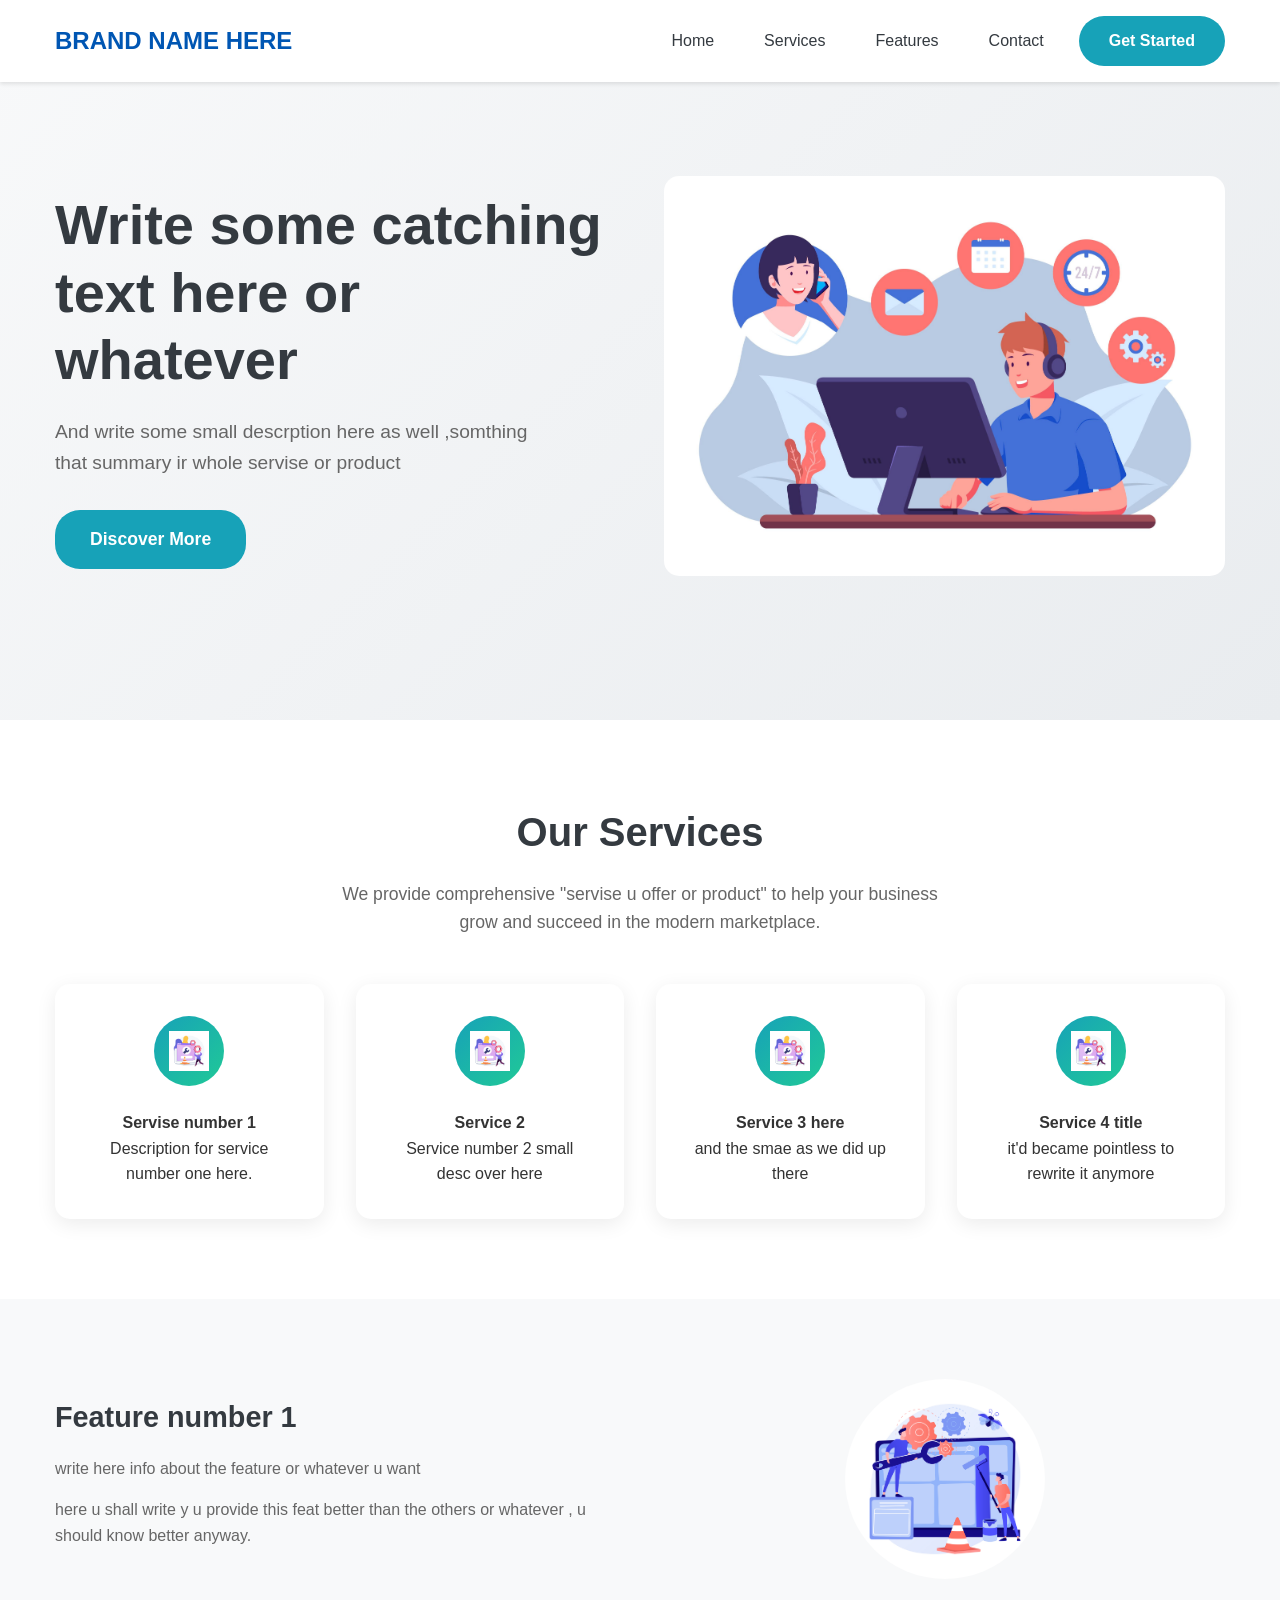
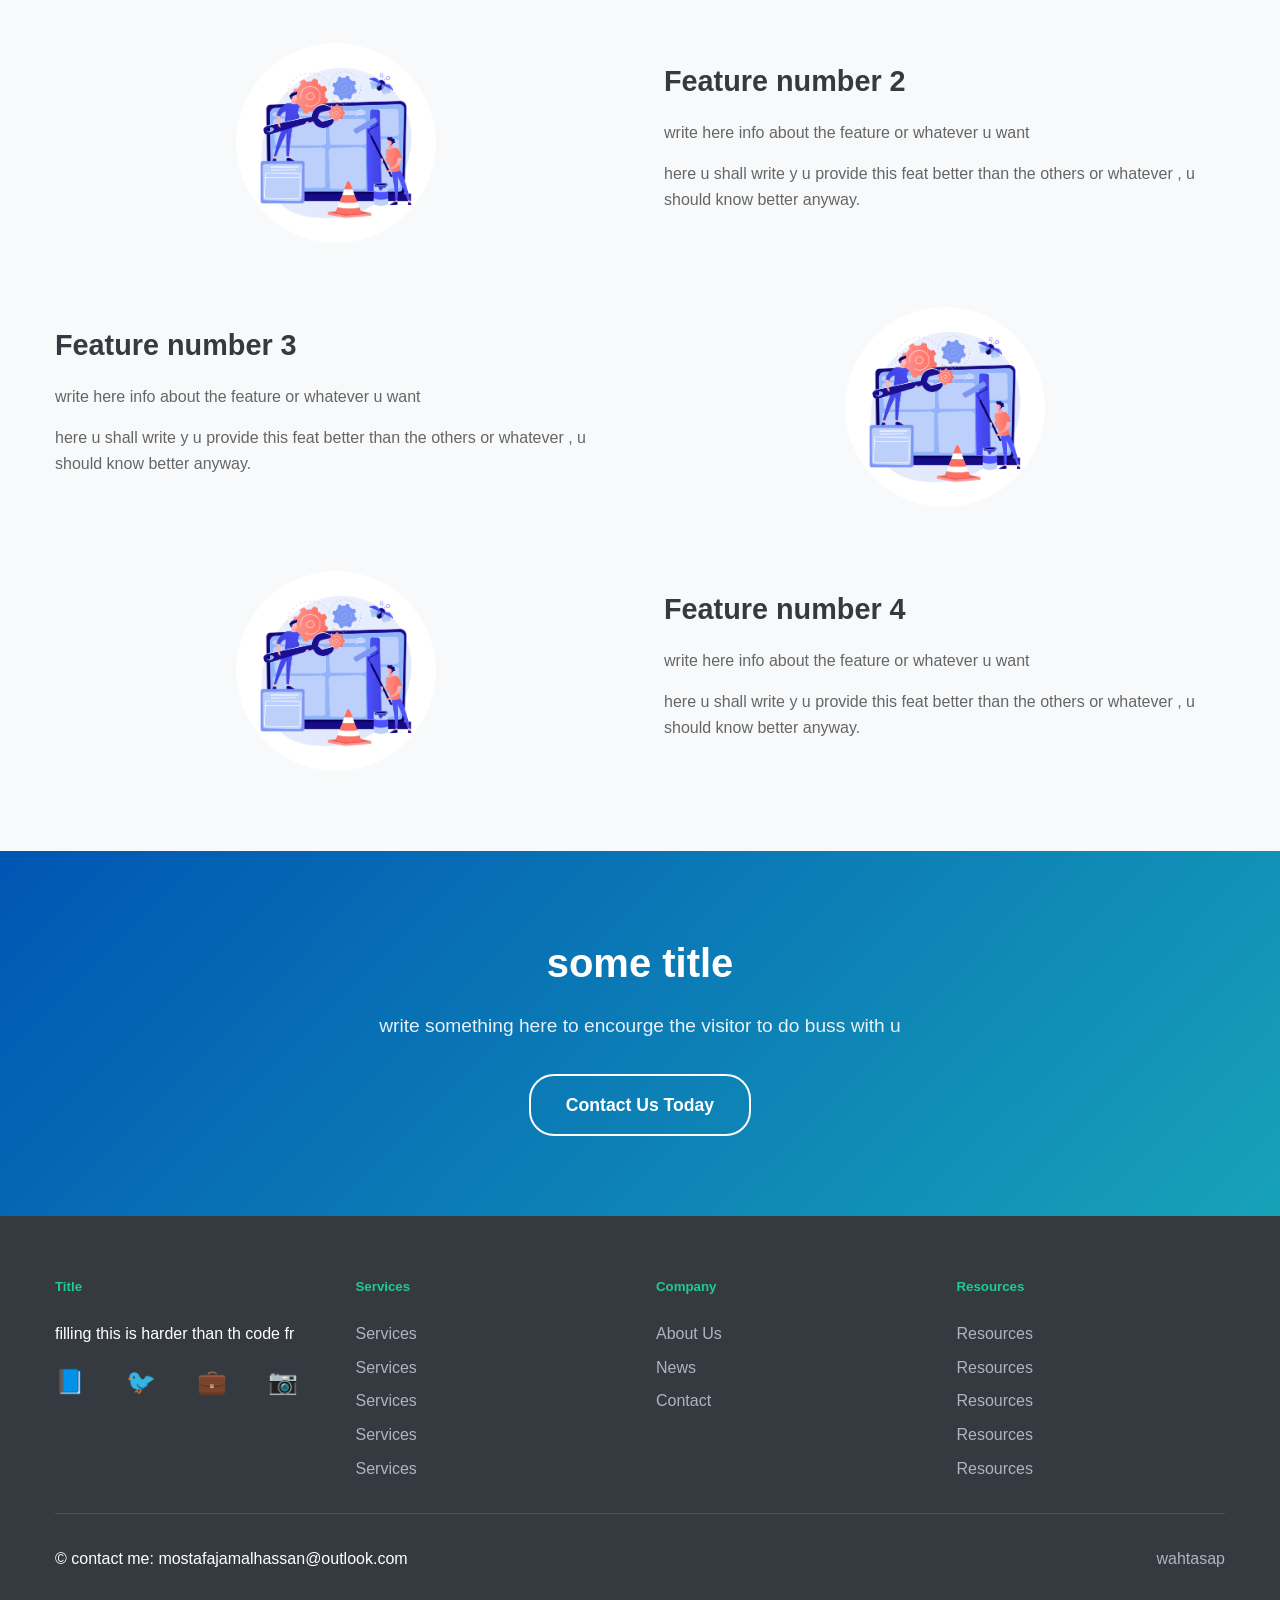
<file: WebsiteTemp/WebsiteTemp.html>
<!DOCTYPE html>
<html lang="en">
<head>
    <meta charset="UTF-8">
    <meta name="viewport" content="width=device-width, initial-scale=1.0">
    <link rel="stylesheet" href="WebsiteTemp.css">
    <title>brand</title>
  
</head>
<body>
    <!-- Navigation -->
    <nav class="navbar">
        <div class="container">
            <a class="navbar-brand" href="#home">BRAND NAME HERE</a>
            <ul class="navbar-nav">
                <li><a class="nav-link" href="#home">Home</a></li>
                <li><a class="nav-link" href="#services">Services</a></li>
                <li><a class="nav-link" href="#features">Features</a></li>
                <li><a class="nav-link" href="#contact">Contact</a></li>
                <li><a class="btn btn-primary" href="#">Get Started</a></li>
            </ul>
        </div>
    </nav>

    <!-- Hero Section -->
    <section id="home" class="hero-section">
        <div class="container">
            <div class="hero-container">
                <div class="hero-content">
                    <h1>Write some catching text here or whatever</h1>
                    <p>And write some small descrption here as well ,somthing that summary ir whole servise or product</p>
                    <a class="btn btn-primary btn-lg" href="#">Discover More</a>
                </div>
                <div class="hero-image">
                    <img src="welcome.jpg" alt="Hero Image">
                </div>
            </div>
        </div>
    </section>

    <!-- Services Section -->
    <section id="services" class="services-section">
        <div class="container">
            <div class="section-title">
                <h2>Our Services</h2>
                <p>We provide comprehensive "servise u offer or product" to help your business grow and succeed in the modern marketplace.</p>
            </div>
            <div class="services-grid">
                <div class="service-card">
                    <div class="service-icon">
                        <img src="service.jpg" alt="service 1">
                    </div>
                    <h4>Servise number 1</h4>
                    <p>Description for service number one here.</p>
                </div>
                <div class="service-card">
                    <div class="service-icon">
                        <img src="service.jpg" alt="Service 2">
                    </div>
                    <h4>Service 2</h4>
                    <p>Service number 2 small desc over here </p>
                </div>
                <div class="service-card">
                    <div class="service-icon">
                        <img src="service.jpg" alt="Service 3">
                    </div>
                    <h4>Service 3 here</h4>
                    <p>and the smae as we did up there</p>
                </div>
                <div class="service-card">
                    <div class="service-icon">
                        <img src="service.jpg" alt="Service 4">
                    </div>
                    <h4>Service 4 title</h4>
                    <p>it'd became pointless to rewrite it anymore</p>
                </div>
            </div>
        </div>
    </section>

    <!-- Features Section -->
    <section id="features" class="feature-section">
        <div class="container">
            <div class="features-container">
                <div class="feature-grid">
                    <div class="feature-content">
                        <h3>Feature number 1</h3>
                        <p>write here info about the feature or whatever u want</p>
                        <p>here u shall write y u provide this feat better than the others or whatever , u should know better anyway.</p>
                    </div>
                    <div class="feature-image">
                        <img src="feature.jpg" alt="feature img">
                    </div>
                </div>

                <div class="feature-grid">
                    <div class="feature-content">
                        <h3>Feature number 2</h3>
                        <p>write here info about the feature or whatever u want</p>
                        <p>here u shall write y u provide this feat better than the others or whatever , u should know better anyway.</p>
                    </div>
                    <div class="feature-image">
                        <img src="feature.jpg" alt="feature img">
                    </div>
                </div>

                <div class="feature-grid">
                    <div class="feature-content">
                        <h3>Feature number 3</h3>
                        <p>write here info about the feature or whatever u want</p>
                        <p>here u shall write y u provide this feat better than the others or whatever , u should know better anyway.</p>
                    </div>
                    <div class="feature-image">
                        <img src="feature.jpg" alt="feature img">
                    </div>
                </div>

                <div class="feature-grid">
                    <div class="feature-content">
                        <h3>Feature number 4</h3>
                        <p>write here info about the feature or whatever u want</p>
                        <p>here u shall write y u provide this feat better than the others or whatever , u should know better anyway.</p>
                    </div>
                    <div class="feature-image">
                        <img src="feature.jpg" alt="feature img">
                    </div>
                </div>
            </div>
        </div>
    </section>

    <!-- CTA Section -->
    <section id="contact" class="cta-section">
        <div class="container">
            <h2>some title</h2>
            <p>write something here to encourge the visitor to do buss with u</p>
            <a class="btn btn-outline-light btn-lg" href="#">Contact Us Today</a>
        </div>
    </section>

    <!-- Footer -->
    <footer class="footer">
        <div class="container">
            <div class="footer-container">
                <div>
                    <h5>Title</h5>
                    <p>filling this is harder than th code fr</p>
                    <div class="social-icons">
                        <a href="#">📘</a>
                        <a href="#">🐦</a>
                        <a href="#">💼</a>
                        <a href="#">📷</a>
                    </div>
                </div>
                <div>
                    <h5>Services</h5>
                    <div class="footer-links">
                        <a href="#">Services</a>
                        <a href="#">Services</a>
                        <a href="#">Services</a>
                        <a href="#">Services</a>
                        <a href="#">Services</a>
                    </div>
                </div>
                <div>
                    <h5>Company</h5>
                    <div class="footer-links">
                        <a href="#">About Us</a>
                        <a href="#">News</a>
                        <a href="#">Contact</a>
                    </div>
                </div>
                <div>
                    <h5>Resources</h5>
                    <div class="footer-links">
                        <a href="#">Resources</a>
                        <a href="#">Resources</a>
                        <a href="#">Resources</a>
                        <a href="#">Resources</a>
                        <a href="#">Resources</a>
                    </div>
                </div>
            </div>
            <div class="footer-bottom">
                <p>&copy; contact me: mostafajamalhassan@outlook.com</p>
                <p><a href="https://wa.me/qr/7N5U4WDGU3A3I1">wahtasap</a></p>
            </div>
        </div>
    </footer>
</body>
</html>
</file>
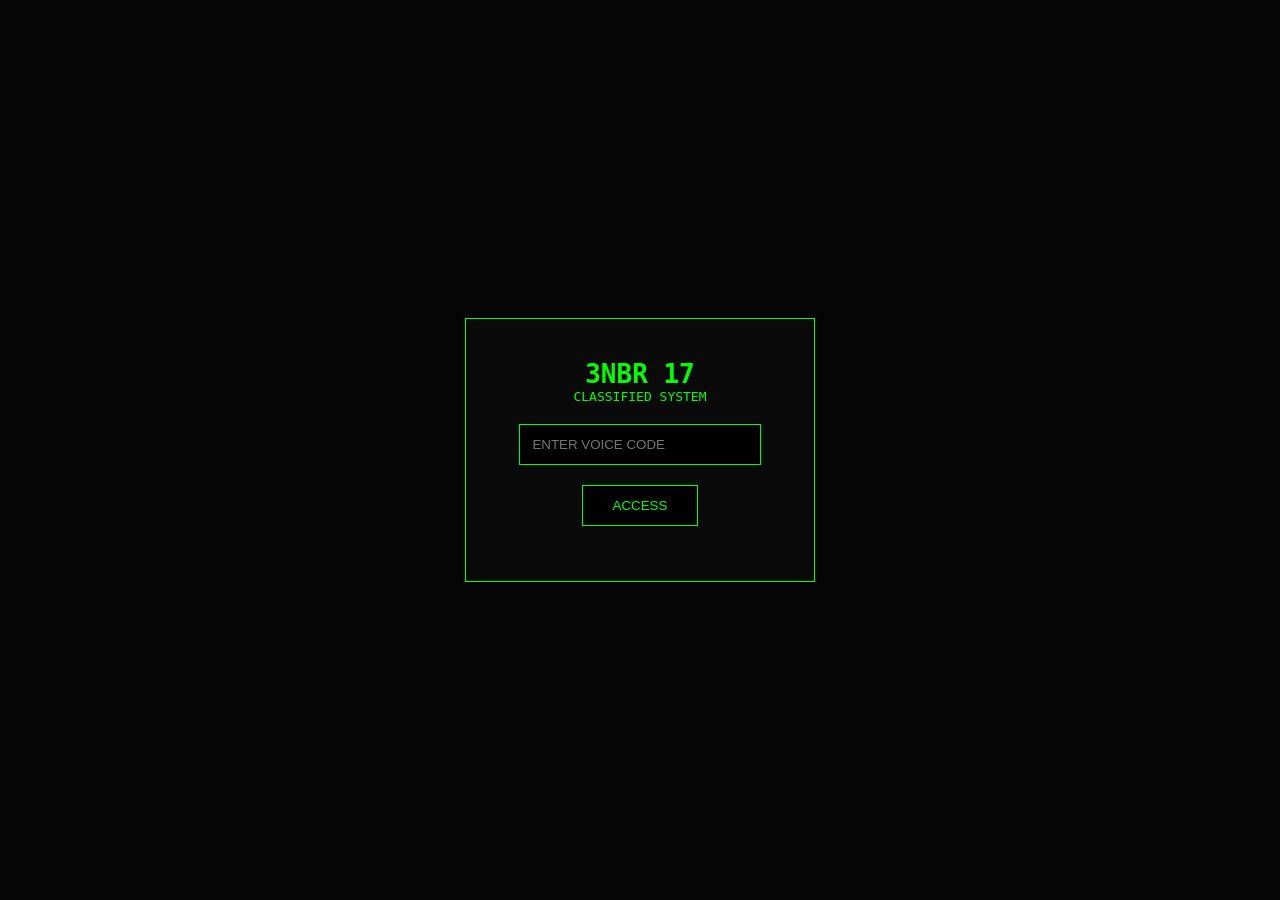
<file: Mostafa-Jamal-Protofolio-main/3nbr 17/3nbr.html>
<!DOCTYPE html>
<html lang="en">
<head>
    <meta charset="UTF-8">
    <meta name="viewport" content="width=device-width, initial-scale=1.0">

    <title>Hall of 3nbr 17 | Official Digital Archive</title>

    <link rel="stylesheet" href="style.css">
</head>

<body>

<!-- =========================
     LOADING SCREEN
========================= -->

<div id="loading-screen">

    <div class="loader-logo">
        🛡️
        <span>17</span>
    </div>

    <div class="loading-terminal">

        <p id="loading-text">
            Initializing 3nbr 17 Database...
        </p>

    </div>

</div>


<!-- =========================
     NAVIGATION
========================= -->

<header class="navbar">

    <div class="brand">
        <div class="shield">
            17
        </div>

        <div>
            <h2>
                Hall of 3nbr 17
            </h2>

            <small>
                Digital Military Archive
            </small>
        </div>

    </div>


    <nav id="nav-menu">

        <a href="#home">Command</a>
        <a href="#map">Map</a>
        <a href="#members">Personnel</a>
        <a href="#hall">Hall</a>
        <a href="#history">History</a>
        <a href="#classified">Files</a>

    </nav>


    <button id="theme-toggle">
        ◐
    </button>


    <button id="mobile-menu">
        ☰
    </button>


</header>



<!-- =========================
     HERO / COMMAND CENTER
========================= -->

<main>


<section id="home" class="hero">


    <div class="hero-content">


        <div class="official-stamp">
            VERIFIED ARCHIVE
        </div>


        <h1>
            Hall of 3nbr 17
        </h1>


        <h3>
            Official Digital Archive of Legendary Personnel
        </h3>


        <p>
            A classified historical database documenting the legendary survivors of Barracks 3nbr 17.
            An archive of unhinged thoughts, unraveling sanity, Suicide,highly classified gay drama,
            and suspicious levels of tea consumption   
        </p>


        <button class="primary-btn">
            Enter Archive
        </button>


    </div>



    <div class="logo-container">

        <div class="big-shield">

            <span>
                🛡️
            </span>

            <strong>
                17
            </strong>

        </div>

    </div>


</section>




<!-- =========================
     STATISTICS DASHBOARD
========================= -->


<section class="dashboard">


<h2 class="section-title">
    System Statistics
</h2>


<div class="stats-grid">


<div class="stat-card">

    <h3>
        Total Members
    </h3>

    <span>
        40
    </span>

    <small>
        Registered Survivors
    </small>

</div>



<div class="stat-card">

    <h3>
        Survival Rate
    </h3>

    <span>
        92%
    </span>

    <small>
        After Final Inspection
    </small>

</div>



<div class="stat-card">

    <h3>
        Tea Consumption
    </h3>

    <span>
        CLASSIFIED
    </span>

    <small>
        Security Level Omega
    </small>

</div>



<div class="stat-card">

    <h3>
        Sleep Efficiency
    </h3>

    <span>
        37%
    </span>

    <small>
       النوم بعد الساعة ١٠
    </small>

</div>


</div>


</section>





<!-- =========================
     TACTICAL MAP
========================= -->


<section id="map" class="map-section">


<h2 class="section-title">
    Tactical Map // 3nbr 17 Zone
</h2>


<div class="tactical-map">


<div class="map-location"
data-info="Main headquarters. Where strategic decisions and random discussions happened.">

📍
Command Center HQ

</div>



<div class="map-location"
data-info="Critical area. High tea activity detected.">

🍵
Canteen

</div>



<div class="map-location"
data-info="Warning: entering this zone may cause unexpected sleeping.Useless zone mostly">

🛏️
Sleep Zone

</div>



<div class="map-location"
data-info="Workshop area. Officially productive. Sometimes.">

🔧
Elmogam3

</div>



<div class="map-location"
data-info="Communication center. Many classified conversations happened here. Only fake data realeased">

📻
Mogm3 Elmkateb

</div>



<div class="map-location"
data-info="Food operations headquarters. Supply chain controlled. No salt, No water, no Meat, only fool">

🍽️
Mess Hall

</div>



<div class="map-location danger"
data-info="Restricted area. Known for mysterious disappearances during missions.">

⚠️
Danger Zone

</div>


</div>


<div id="map-popup">

    <p>
        Select a location to decrypt information.
    </p>

</div>


</section>





<!-- =========================
     PERSONNEL REGISTRY
========================= -->


<section id="members" class="members-section">


<h2 class="section-title">
    Personnel Registry
</h2>



<div class="member-controls">


<input 
type="text"
id="member-search"
placeholder="Search personnel files..."
>


<select id="badge-filter">

<option value="all">
All Badges
</option>

<option value="Securite">
Securite
</option>

<option value="Sleep Master">
Sharmoot Noum
</option>

<option value="Sanay3y">
Sanay3y
</option>

<option value="Intel Officer">
Sika
</option>

</select>


</div>



<div id="members-container"
class="members-grid">

<!-- Members injected by JavaScript -->


</div>



</section>

<!-- =========================
     MEMBER PROFILE MODAL
========================= -->

<div id="profile-modal" class="modal">


<div class="modal-content">


<button id="close-modal">
    ✕
</button>


<div id="profile-details">

<!-- Filled by JavaScript -->

</div>


</div>


</div>





<!-- =========================
     HALL OF FAME
========================= -->


<section id="hall" class="hall-section">


<h2 class="section-title">
    Hall of Fame
</h2>


<div class="ranking-grid">


<div class="ranking-card">

<h3>
🏆 Most Legendary
</h3>

<div class="legend-member">

<span>
Samola"
</span>

<div class="progress">

<div style="width:85%">
850 LP
</div>

</div>

</div>

</div>




<div class="ranking-card">

<h3>
😂 Funniest
</h3>

<div class="legend-member">

<span>
Hendawy"
</span>

<div class="progress">

<div style="width:92%">
920 LP
</div>

</div>

</div>

</div>





<div class="ranking-card">

<h3>
🛠 Most Helpful
</h3>

<div class="legend-member">

<span>
Yahia"
</span>

<div class="progress">

<div style="width:78%">
780 LP
</div>

</div>

</div>

</div>





<div class="ranking-card">

<h3>
🚨 Most Wanted
</h3>

<div class="legend-member">

<span>
El beh bwab
</span>

<div class="progress">

<div style="width:70%">
700 LP
</div>

</div>

</div>

</div>


</div>


</section>






<!-- =========================
     AWARDS ARCHIVE
========================= -->


<section class="awards-section">


<h2 class="section-title">
    Awards Archive
</h2>


<div class="certificates-grid">


<div class="certificate">

<div class="classified">
CERTIFIED
</div>

<h3>
Certificate of Excellence
</h3>

<p>
Awarded for legendary survival skills.
</p>

<strong>
🏅 Best Sleeper
</strong>

</div>




<div class="certificate">

<div class="classified">
OFFICIAL
</div>

<h3>
Military Achievement Award
</h3>

<p>
Recognizing exceptional tea operations.
</p>

<strong>
🍵 Tea Commander
</strong>

</div>




<div class="certificate">

<div class="classified">
TOP SECRET
</div>

<h3>
Special Operations Medal
</h3>

<p>
For unbelievable escape abilities.
</p>

<strong>
🏃 Fastest Runner
</strong>

</div>




<div class="certificate">

<div class="classified">
APPROVED
</div>

<h3>
Negotiation Medal
</h3>

<p>
Outstanding excuse creation performance.
</p>

<strong>
🎖 Master Negotiator
</strong>

</div>


</div>


</section>







<!-- =========================
     HISTORY TIMELINE
========================= -->


<section id="history" class="timeline-section">


<h2 class="section-title">
    Historical Timeline
</h2>


<div class="timeline">


<div class="timeline-item">

<div class="dot"></div>

<h3>
Day 1
</h3>

<p>
Arrival of civilians.
Initial confusion detected.
</p>

</div>



<div class="timeline-item">

<div class="dot"></div>

<h3>
3 Weeks
</h3>

<p>
Transformation started.
Survival instincts(Saklana) activated.
</p>

</div>


<div class="timeline-item">

<div class="dot"></div>

<h3>
50 Days
</h3>

<p>
Eid Vaccation....
</p>

</div>


<div class="timeline-item">

<div class="dot"></div>

<h3>
Final Day
</h3>

<p>
Legends returned.
Stories became classified.
</p>

</div>



</div>


</section>







<!-- =========================
     MEMORIES MUSEUM
========================= -->


<section class="museum-section">


<h2 class="section-title">
    Memories Museum
</h2>


<div class="museum-grid">


<div class="memory-card">

<div class="image-placeholder">
📷
</div>

<h3>
Operation: First Weekend
</h3>

<span>
Date: Unknown
</span>

<p>
The day everyone thought they survived.
</p>

</div>




<div class="memory-card">

<div class="image-placeholder">
📷
</div>

<h3>
Operation: Tea Crisis
</h3>

<span>
Location: Tea Station
</span>

<p>
Emergency tea supplies were requested.
</p>

</div>




<div class="memory-card">

<div class="image-placeholder">
📷
</div>

<h3>
Operation: Final Inspection
</h3>

<span>
Status: Classified
</span>

<p>
Nobody remembers what happened.
</p>

</div>


</div>


</section>








<!-- =========================
     CLASSIFIED FILES
========================= -->


<section id="classified" class="classified-section">


<div class="classified-header">


<h2>
    Classified Archive Files
</h2>


<div class="access">
ACCESS LEVEL:
<strong>
FRIENDS ONLY
</strong>
</div>


</div>



<div class="files-grid">


<div class="secret-file">

🔒

<h3>
Famous Quotes
</h3>

<p>
"Five minutes sleep became five hours."
</p>

</div>




<div class="secret-file">

🔒

<h3>
Inside Jokes
</h3>

<p>
Information available only to survivors.
</p>

</div>




<div class="secret-file">

🔒

<h3>
Legendary Moments
</h3>

<p>
Events officially denied by administration.
</p>

</div>


</div>


</section>






<!-- =========================
     REPORTS CENTER
========================= -->


<section class="reports-section">


<h2 class="section-title">
    Reports Center
</h2>


<div class="reports-grid">


<div class="report-card">

<h3>
Monthly Performance Report
</h3>

<p>
Subject:
<br>
Sleep Activities Investigation
</p>

<strong>
Result:
</strong>

<p>
No improvement detected.
</p>

</div>




<div class="report-card">

<h3>
Tea Department Report
</h3>

<p>
Subject:
<br>
Tea consumption analysis
</p>

<strong>
Result:
</strong>

<p>
Numbers exceeded expectations.
</p>

</div>




<div class="report-card">

<h3>
Escape Analysis
</h3>

<p>
Subject:
<br>
Unexpected movements
</p>

<strong>
Result:
</strong>

<p>
Still under investigation.
</p>

</div>


</div>


</section>








<!-- =========================
     VOTING CENTER
========================= -->


<section class="voting-section">


<h2 class="section-title">
    Personnel Voting Center
</h2>


<div class="vote-grid">


<div class="vote-card">

<h3>
Legend of the Month
</h3>

<button data-category="legend" data-name="Ahmed">
3sran
</button>

<button data-category="legend" data-name="Mohamed">
M7md rmdan
</button>

</div>



<div class="vote-card">

<h3>
Funniest Member
</h3>

<button data-category="funny" data-name="Ali">
3bd el3aziz
</button>

<button data-category="funny" data-name="Omar">
3bd elmo3ty
</button>

</div>



<div class="vote-card">

<h3>
Best Quote
</h3>

<button data-category="quote" data-name="Sharky">
hwa da sout elkatiba
</button>

<button data-category="quote" data-name="Sharky">
Hf45lko el bras
</button>

</div>



</div>


</section>







<!-- =========================
     404 PAGE
========================= -->


<section id="error-page"
class="error-page hidden">


<h1>
404
</h1>

<h2>
Archive File Not Found
</h2>

<p>
The requested memory has been classified or disappeared.
</p>


<button onclick="location.reload()">
Return To Base
</button>


</section>





</main>






<!-- =========================
     FOOTER
========================= -->


<footer>


<div class="footer-logo">
🛡️ Hall of 3nbr 17
</div>


<p>
Hall of 3nbr 17 Administration
</p>


<small>
Official Digital Memory Archive
</small>


</footer>





<script src="script.js"></script>

</body>
<script>

if(localStorage.getItem("access") !== "granted"){
    window.location.href = "login.html";
}

</script>
</html>
</file>
<file: style.css>
/* ===== CSS VARIABLES ===== */
:root {
  --primary-color: #007bff;
  --dark-bg: #000000;
  --light-bg: #ffffff;
  --card-bg: linear-gradient(135deg, #5783aaa9 0%, #d8c8e9bb 100%);
  --card-bg-light: #f8f9fa;
  --text-color: #f0f0f0;
  --text-color-light: #333333;
  --text-muted: #bbbbbb;
  --text-muted-light: #666666;
  --hover-shadow: 0 15px 35px rgba(0, 123, 255, 0.25);
  --hover-shadow-light: 0 10px 25px rgba(0, 0, 0, 0.15);
  --card-border-radius: 12px;
  --transition-smooth: all 0.3s cubic-bezier(0.4, 0, 0.2, 1);
  --transition-bounce: all 0.4s cubic-bezier(0.68, -0.55, 0.265, 1.55);
}

/* Light theme overrides */
[data-theme="light"] {
  --dark-bg: #ffffff;
  --card-bg: #f8f9fa;
  --text-color: #333333;
  --text-muted: #666666;
}

/* ===== BASE ===== */
body {
  font-family: "Segoe UI", Tahoma, Geneva, Verdana, sans-serif;
  line-height: 1.6;
  scroll-behavior: smooth;
}

/* ===== NAVBAR ===== */
#navbar {
  position: fixed !important;
  top: 0 !important;
  left: 0 !important;
  width: 100% !important;
  z-index: 99999 !important;
}

/* Default navbar (dark mode) */
[data-theme="dark"] #navbar {
  background: rgba(0, 0, 0, 0.6) !important;
  backdrop-filter: blur(10px);
  -webkit-backdrop-filter: blur(10px);
  color: #fff;
  transition: background 0.3s ease;
}
[data-theme="dark"] #navbar.scrolled {
  background: rgba(0, 0, 0, 0.9) !important;
}

/* Light mode navbar */
[data-theme="light"] #navbar {
  background: rgba(255, 255, 255, 0.6) !important;
  backdrop-filter: blur(10px);
  -webkit-backdrop-filter: blur(10px);
  color: #000;
  transition: background 0.3s ease;
}
[data-theme="light"] #navbar.scrolled {
  background: rgba(255, 255, 255, 0.9) !important;
}

/* Navbar links */
.navbar-dark .navbar-nav .nav-link {
  color: rgba(255, 255, 255, 0.85) !important;
}
.navbar-dark .navbar-nav .nav-link:hover {
  color: var(--primary-color) !important;
}
[data-theme="light"] .navbar-dark {
  background-color: #ffffff !important;
}
[data-theme="light"] .navbar-dark .navbar-nav .nav-link,
[data-theme="light"] .navbar-dark .navbar-brand {
  color: #333333 !important;
}
[data-theme="light"] .navbar-dark .dropdown-menu {
  background-color: #f8f9fa;
  border: 1px solid #ddd;
}
[data-theme="light"] .navbar-dark .dropdown-item {
  color: #333333;
}
[data-theme="light"] .navbar-dark .dropdown-item:hover {
  background-color: #e9ecef;
  color: var(--primary-color);
}

/* ===== THEME TOGGLE ===== */
.theme-toggle {
  background: transparent;
  border: none;
  color: inherit;
  font-size: 18px;
  cursor: pointer;
}
.theme-toggle:hover {
  color: var(--primary-color);
}

/* ===== HERO SECTION ===== */
.hero {
  min-height: 100vh;
  background: linear-gradient(135deg, #667eea 0%, #764ba2 100%);
  position: relative;
  overflow: hidden;
  z-index: 1;
  margin-top: 50px;
}
[data-theme="light"] .hero {
  background: linear-gradient(135deg, #4facfe 0%, #00f2fe 100%);
}
.hero::before {
  content: "";
  position: absolute;
  inset: 0;
  background: rgba(0, 0, 0, 0.4);
  z-index: 2;
}
[data-theme="light"] .hero::before {
  background: rgba(0, 0, 0, 0.2);
}
.hero .container {
  position: relative;
  z-index: 3;
}
.profile-img {
  width: 300px;
  height: 300px;
  object-fit: cover;
  border: 5px solid rgba(255, 255, 255, 0.3);
  box-shadow: 0 10px 30px rgba(0, 0, 0, 0.3);
  opacity: 0;
  transform: scale(0.8);
  animation: profileFadeIn 1s ease-out 0.5s forwards;
}
@keyframes profileFadeIn {
  to {
    opacity: 1;
    transform: scale(1);
  }
}

.typewriter {
  overflow: hidden;
  border-right: 0.15em solid var(--primary-color);
  white-space: nowrap;
  margin: 0 auto;
  animation: typing 3s steps(40, end), blink-caret 0.75s step-end infinite;
}
.typewriter-subtitle {
  overflow: hidden;
  white-space: nowrap;
  margin: 0 auto;
  opacity: 0;
  animation: typing-subtitle 2s steps(30, end) 2s forwards;
}
@keyframes typing {
  from { width: 0; }
  to { width: 100%; }
}
@keyframes typing-subtitle {
  from { width: 0; opacity: 1; }
  to { width: 100%; opacity: 1; }
}
@keyframes blink-caret {
  from, to { border-color: transparent; }
  50% { border-color: var(--primary-color); }
}

.hero-buttons {
  opacity: 0;
  transform: translateY(20px);
  animation: fadeInUp 1s ease-out 1.5s forwards;
}
.social-icons {
  opacity: 0;
  transform: translateY(20px);
  animation: fadeInUp 1s ease-out 2s forwards;
}
.social-icons a {
  color: white;
  margin: 0 15px;
  transition: all 0.3s ease;
}
.social-icons a:hover {
  color: var(--primary-color);
  transform: translateY(-3px);
}
@keyframes fadeInUp {
  to {
    opacity: 1;
    transform: translateY(0);
  }
}

/* ===== ENTRANCE ANIMATIONS ===== */
.fade-in,
.fade-in-left,
.fade-in-right,
section {
  opacity: 0;
  transition: opacity 0.8s ease, transform 0.8s ease;
}
.fade-in {
  transform: translateY(30px);
}
.fade-in-left {
  transform: translateX(-50px);
}
.fade-in-right {
  transform: translateX(50px);
}
.visible {
  opacity: 1 !important;
  transform: translate(0, 0) !important;
}

/* ===== RESUME SECTION ===== */
.resume-toggle-btn {
  position: relative;
  overflow: hidden;
  transition: var(--transition-smooth);
  padding: 12px 24px;
  border-radius: 50px;
  font-weight: 600;
  letter-spacing: 0.5px;
}

.resume-toggle-btn:hover {
  transform: translateY(-2px);
  box-shadow: 0 8px 25px rgba(0, 123, 255, 0.3);
}

.resume-toggle-btn .toggle-icon {
  transition: transform 0.3s ease;
}

.resume-toggle-btn.expanded .toggle-icon {
  transform: rotate(180deg);
}

.resume-content {
  max-height: 0;
  overflow: hidden;
  transition: max-height 0.6s ease-in-out, opacity 0.3s ease;
  opacity: 0;
}

.resume-content.show {
  max-height: 2000px;
  opacity: 1;
  margin-top: 2rem;
}

.resume-content .row {
  transform: translateY(20px);
  opacity: 0;
  transition: all 0.4s ease;
}

.resume-content.show .row {
  transform: translateY(0);
  opacity: 1;
}

.resume-content.show .row:nth-child(1) { transition-delay: 0.1s; }
.resume-content.show .row:nth-child(2) { transition-delay: 0.2s; }
.resume-content.show .row:nth-child(3) { transition-delay: 0.3s; }

/* ===== SECTION STYLES ===== */
.bg-dark {
  background-color: var(--dark-bg) !important;
  color: var(--text-color) !important;
  position: relative;
  z-index: 2;
}

.bg-light-section {
  background-color: var(--light-bg);
  color: var(--text-color-light);
  position: relative;
  z-index: 2;
}

[data-theme="light"] .bg-dark {
  background-color: var(--dark-bg) !important;
  color: var(--text-color) !important;
}

section {
  opacity: 0;
  transform: translateY(30px);
  transition: opacity 0.8s ease, transform 0.8s ease;
  will-change: opacity, transform;
}

section.visible {
  opacity: 1;
  transform: translateY(0);
}

/* ===== ENHANCED CARD STYLES ===== */
.service-card {
  background: var(--card-bg);
  border: none;
  border-radius: var(--card-border-radius);
  transition: var(--transition-smooth);
  opacity: 0;
  transform: translateY(30px);
  color: var(--text-color);
  position: relative;
  overflow: hidden;
  cursor: pointer;
}

/* Card glow effect */
.service-card::before {
  content: '';
  position: absolute;
  top: 0;
  left: -100%;
  width: 100%;
  height: 100%;
  background: linear-gradient(90deg, transparent, rgba(185, 215, 246, 0.34), transparent);
  transition: left 0.5s;
  z-index: 1;
}

.service-card:hover::before {
  left: 100%;
}

.service-card .card-body {
  position: relative;
  z-index: 2;
  transition: var(--transition-smooth);
}

.service-card.visible {
  opacity: 1;
  transform: translateY(0);
  transition: opacity 0.8s ease, transform 0.8s ease;
}

/* Enhanced hover effects */
.service-card:hover {
  transform: translateY(-12px) scale(1.02);
  box-shadow: var(--hover-shadow);
  border: 1px solid rgba(0, 123, 255, 0.2);
}

.service-card:hover .card-body {
  transform: scale(1.03);
}

/* Icon animation on hover */
.service-card i {
  transition: var(--transition-bounce);
}

.service-card:hover i {
  transform: scale(1.2) rotate(5deg);
  color: var(--primary-color) !important;
}

/* Light theme service cards */
[data-theme="light"] .service-card {
  background: var(--card-bg-light);
  color: var(--text-color-light);
  border: 1px solid #e9ecef;
  box-shadow: 0 2px 10px rgba(0, 0, 0, 0.08);
}

[data-theme="light"] .service-card:hover {
  box-shadow: var(--hover-shadow-light);
  border-color: rgba(0, 123, 255, 0.3);
}

[data-theme="dark"] .service-card .text-muted {
  color: #e0e0e0 !important;
}

[data-theme="light"] .service-card .text-muted {
  color: var(--text-muted-light) !important;
}

/* ===== PORTFOLIO CARDS ===== */
.portfolio-card {
  transition: var(--transition-smooth);
  opacity: 0;
  transform: scale(0.95);
  background: linear-gradient(135deg, #ffffff 0%, #fbf9f9 100%);
  color: #007bff;
  border-radius: var(--card-border-radius);
  overflow: hidden;
  position: relative;
  cursor: pointer;
}

/* Image overlay effect */
.portfolio-card .card-img-top {
  transition: var(--transition-smooth);
  position: relative;
}

.portfolio-card::after {
  content: '';
  position: absolute;
  top: 0;
  left: 0;
  right: 0;
  bottom: 0;
  background: linear-gradient(45deg, rgba(255, 255, 255, 0.8), rgba(153, 89, 195, 0.8));
  opacity: 0;
  transition: var(--transition-smooth);
  z-index: 1;
  pointer-events: none;
}

.portfolio-card:hover::after {
  opacity: 1;
}

.portfolio-card:hover .card-img-top {
  transform: scale(1.1);
}

.portfolio-card .card-body {
  position: relative;
  z-index: 2;
  transition: var(--transition-smooth);
}

[data-theme="light"] .portfolio-card {
  border: 1px solid #e9ecef;
  box-shadow: 0 2px 10px rgba(0, 0, 0, 0.08);
}

.portfolio-card.visible {
  opacity: 1;
  transform: scale(1);
  transition: opacity 0.8s ease, transform 0.8s ease;
}

.portfolio-card:hover {
  transform: scale(1.05) translateY(-8px);
  box-shadow: 0 20px 40px rgba(0, 0, 0, 0.2);
}

[data-theme="light"] .portfolio-card:hover {
  box-shadow: 0 15px 30px rgba(0, 0, 0, 0.15);
}

.portfolio-card:hover .card-body {
  transform: translateY(-5px);
}

/* Button hover effects in cards */
.portfolio-card .btn,
.service-card .btn {
  transition: var(--transition-smooth);
  position: relative;
  overflow: hidden;
}

.portfolio-card .btn:hover,
.service-card .btn:hover {
  transform: translateY(-2px);
  box-shadow: 0 5px 15px rgba(0, 123, 255, 0.4);
}

/* ===== SKILL BADGES ===== */
.skill-tags {
  margin-top: 0.75rem;
}

.skill-tags .badge {
  font-size: 0.75rem;
  padding: 0.4rem 0.7rem;
  font-weight: 500;
  transition: var(--transition-smooth);
  cursor: pointer;
}

.skill-tags .badge:hover {
  transform: scale(1.1);
  box-shadow: 0 3px 10px rgba(0, 123, 255, 0.3);
}

.bg-outline-primary {
  background-color: transparent !important;
  border: 1px solid var(--primary-color) !important;
  color: var(--primary-color) !important;
}

.bg-outline-primary:hover {
  background-color: var(--primary-color) !important;
  color: white !important;
}

/* ===== FIGMA BUTTON ===== */
.figma-btn {
  background: linear-gradient(90deg, #a259ff, #f24e1e, #ff7262, #1abcfe);
  color: #fff !important;
  border: none;
  font-weight: 600;
  transition: var(--transition-smooth);
  position: relative;
  overflow: hidden;
}

.figma-btn::before {
  content: '';
  position: absolute;
  top: 0;
  left: -100%;
  width: 100%;
  height: 100%;
  background: linear-gradient(90deg, transparent, rgba(255,255,255,0.2), transparent);
  transition: left 0.5s;
}

.figma-btn:hover::before {
  left: 100%;
}

.figma-btn:hover {
  transform: translateY(-3px) scale(1.05);
  box-shadow: 0 8px 25px rgba(0,0,0,0.3);
}

/* ===== FOOTER ===== */
.footer-icon {
  color: white;
  text-decoration: none;
  display: flex;
  align-items: center;
  gap: 8px;
  transition: var(--transition-smooth);
  padding: 8px 12px;
  border-radius: 8px;
}

.footer-icon:hover {
  color: var(--primary-color);
  transform: translateY(-3px);
  background: rgba(0, 123, 255, 0.1);
}

[data-theme="light"] .footer {
  background-color: #f8f9fa;
}

[data-theme="light"] .footer-icon {
  color: #333333;
}

[data-theme="light"] .footer-icon:hover {
  color: var(--primary-color);
  background: rgba(0, 123, 255, 0.05);
}

/* ===== STAGGER DELAYS ===== */
.stagger-1 { transition-delay: 0.1s; }
.stagger-2 { transition-delay: 0.2s; }
.stagger-3 { transition-delay: 0.3s; }
.stagger-4 { transition-delay: 0.4s; }
.stagger-5 { transition-delay: 0.5s; }
.stagger-6 { transition-delay: 0.6s; }
.stagger-7 { transition-delay: 0.7s; }
.stagger-8 { transition-delay: 0.8s; }

/* ===== RESPONSIVE HOVER EFFECTS ===== */
@media (max-width: 768px) {
  /* Reduce hover effects intensity on mobile */
  .service-card:hover,
  .portfolio-card:hover {
    transform: translateY(-6px) scale(1.01);
  }
  
  .service-card:hover .card-body {
    transform: scale(1.01);
  }
  
  .portfolio-card:hover .card-body {
    transform: translateY(-2px);
  }
  
  /* Touch-friendly hover states */
  .service-card:active,
  .portfolio-card:active {
    transform: scale(0.98);
  }
}

/* ===== ACCESSIBILITY ===== */
@media (prefers-reduced-motion: reduce) {
  * {
    animation-duration: 0.01ms !important;
    animation-iteration-count: 1 !important;
    transition-duration: 0.01ms !important;
  }
}

/* Focus states for keyboard navigation */
.service-card:focus-visible,
.portfolio-card:focus-visible {
  outline: 2px solid var(--primary-color);
  outline-offset: 2px;
}

/* ===== PERFORMANCE OPTIMIZATION ===== */
.service-card,
.portfolio-card {
  will-change: transform, box-shadow;
}

.service-card:hover,
.portfolio-card:hover {
  will-change: auto;
}
</file>
<file: Mostafa-Jamal-Protofolio-main/style.css>
/* ===== CSS VARIABLES ===== */
:root {
  --primary-color: #007bff;
  --dark-bg: #000000;
  --light-bg: #ffffff;
  --card-bg: linear-gradient(135deg, #5783aaa9 0%, #d8c8e9bb 100%);
  --card-bg-light: #f8f9fa;
  --text-color: #f0f0f0;
  --text-color-light: #333333;
  --text-muted: #bbbbbb;
  --text-muted-light: #666666;
  --hover-shadow: 0 15px 35px rgba(0, 123, 255, 0.25);
  --hover-shadow-light: 0 10px 25px rgba(0, 0, 0, 0.15);
  --card-border-radius: 12px;
  --transition-smooth: all 0.3s cubic-bezier(0.4, 0, 0.2, 1);
  --transition-bounce: all 0.4s cubic-bezier(0.68, -0.55, 0.265, 1.55);
}

/* Light theme overrides */
[data-theme="light"] {
  --dark-bg: #ffffff;
  --card-bg: #f8f9fa;
  --text-color: #333333;
  --text-muted: #666666;
}

/* ===== BASE ===== */
body {
  font-family: "Segoe UI", Tahoma, Geneva, Verdana, sans-serif;
  line-height: 1.6;
  scroll-behavior: smooth;
}

/* ===== NAVBAR ===== */
#navbar {
  position: fixed !important;
  top: 0 !important;
  left: 0 !important;
  width: 100% !important;
  z-index: 99999 !important;
}

/* Default navbar (dark mode) */
[data-theme="dark"] #navbar {
  background: rgba(0, 0, 0, 0.6) !important;
  backdrop-filter: blur(10px);
  -webkit-backdrop-filter: blur(10px);
  color: #fff;
  transition: background 0.3s ease;
}
[data-theme="dark"] #navbar.scrolled {
  background: rgba(0, 0, 0, 0.9) !important;
}

/* Light mode navbar */
[data-theme="light"] #navbar {
  background: rgba(255, 255, 255, 0.6) !important;
  backdrop-filter: blur(10px);
  -webkit-backdrop-filter: blur(10px);
  color: #000;
  transition: background 0.3s ease;
}
[data-theme="light"] #navbar.scrolled {
  background: rgba(255, 255, 255, 0.9) !important;
}

/* Navbar links */
.navbar-dark .navbar-nav .nav-link {
  color: rgba(255, 255, 255, 0.85) !important;
}
.navbar-dark .navbar-nav .nav-link:hover {
  color: var(--primary-color) !important;
}
[data-theme="light"] .navbar-dark {
  background-color: #ffffff !important;
}
[data-theme="light"] .navbar-dark .navbar-nav .nav-link,
[data-theme="light"] .navbar-dark .navbar-brand {
  color: #333333 !important;
}
[data-theme="light"] .navbar-dark .dropdown-menu {
  background-color: #f8f9fa;
  border: 1px solid #ddd;
}
[data-theme="light"] .navbar-dark .dropdown-item {
  color: #333333;
}
[data-theme="light"] .navbar-dark .dropdown-item:hover {
  background-color: #e9ecef;
  color: var(--primary-color);
}

/* ===== THEME TOGGLE ===== */
.theme-toggle {
  background: transparent;
  border: none;
  color: inherit;
  font-size: 18px;
  cursor: pointer;
}
.theme-toggle:hover {
  color: var(--primary-color);
}

/* ===== HERO SECTION ===== */
.hero {
  min-height: 100vh;
  background: linear-gradient(135deg, #667eea 0%, #764ba2 100%);
  position: relative;
  overflow: hidden;
  z-index: 1;
  margin-top: 50px;
}
[data-theme="light"] .hero {
  background: linear-gradient(135deg, #4facfe 0%, #00f2fe 100%);
}
.hero::before {
  content: "";
  position: absolute;
  inset: 0;
  background: rgba(0, 0, 0, 0.4);
  z-index: 2;
}
[data-theme="light"] .hero::before {
  background: rgba(0, 0, 0, 0.2);
}
.hero .container {
  position: relative;
  z-index: 3;
}
.profile-img {
  width: 300px;
  height: 300px;
  object-fit: cover;
  border: 5px solid rgba(255, 255, 255, 0.3);
  box-shadow: 0 10px 30px rgba(0, 0, 0, 0.3);
  opacity: 0;
  transform: scale(0.8);
  animation: profileFadeIn 1s ease-out 0.5s forwards;
}
@keyframes profileFadeIn {
  to {
    opacity: 1;
    transform: scale(1);
  }
}

.typewriter {
  overflow: hidden;
  border-right: 0.15em solid var(--primary-color);
  white-space: nowrap;
  margin: 0 auto;
  animation: typing 3s steps(40, end), blink-caret 0.75s step-end infinite;
}
.typewriter-subtitle {
  overflow: hidden;
  white-space: nowrap;
  margin: 0 auto;
  opacity: 0;
  animation: typing-subtitle 2s steps(30, end) 2s forwards;
}
@keyframes typing {
  from { width: 0; }
  to { width: 100%; }
}
@keyframes typing-subtitle {
  from { width: 0; opacity: 1; }
  to { width: 100%; opacity: 1; }
}
@keyframes blink-caret {
  from, to { border-color: transparent; }
  50% { border-color: var(--primary-color); }
}

.hero-buttons {
  opacity: 0;
  transform: translateY(20px);
  animation: fadeInUp 1s ease-out 1.5s forwards;
}
.social-icons {
  opacity: 0;
  transform: translateY(20px);
  animation: fadeInUp 1s ease-out 2s forwards;
}
.social-icons a {
  color: white;
  margin: 0 15px;
  transition: all 0.3s ease;
}
.social-icons a:hover {
  color: var(--primary-color);
  transform: translateY(-3px);
}
@keyframes fadeInUp {
  to {
    opacity: 1;
    transform: translateY(0);
  }
}

/* ===== ENTRANCE ANIMATIONS ===== */
.fade-in,
.fade-in-left,
.fade-in-right,
section {
  opacity: 0;
  transition: opacity 0.8s ease, transform 0.8s ease;
}
.fade-in {
  transform: translateY(30px);
}
.fade-in-left {
  transform: translateX(-50px);
}
.fade-in-right {
  transform: translateX(50px);
}
.visible {
  opacity: 1 !important;
  transform: translate(0, 0) !important;
}

/* ===== RESUME SECTION ===== */
.resume-toggle-btn {
  position: relative;
  overflow: hidden;
  transition: var(--transition-smooth);
  padding: 12px 24px;
  border-radius: 50px;
  font-weight: 600;
  letter-spacing: 0.5px;
}

.resume-toggle-btn:hover {
  transform: translateY(-2px);
  box-shadow: 0 8px 25px rgba(0, 123, 255, 0.3);
}

.resume-toggle-btn .toggle-icon {
  transition: transform 0.3s ease;
}

.resume-toggle-btn.expanded .toggle-icon {
  transform: rotate(180deg);
}

.resume-content {
  max-height: 0;
  overflow: hidden;
  transition: max-height 0.6s ease-in-out, opacity 0.3s ease;
  opacity: 0;
}

.resume-content.show {
  max-height: 2000px;
  opacity: 1;
  margin-top: 2rem;
}

.resume-content .row {
  transform: translateY(20px);
  opacity: 0;
  transition: all 0.4s ease;
}

.resume-content.show .row {
  transform: translateY(0);
  opacity: 1;
}

.resume-content.show .row:nth-child(1) { transition-delay: 0.1s; }
.resume-content.show .row:nth-child(2) { transition-delay: 0.2s; }
.resume-content.show .row:nth-child(3) { transition-delay: 0.3s; }

/* ===== SECTION STYLES ===== */
.bg-dark {
  background-color: var(--dark-bg) !important;
  color: var(--text-color) !important;
  position: relative;
  z-index: 2;
}

.bg-light-section {
  background-color: var(--light-bg);
  color: var(--text-color-light);
  position: relative;
  z-index: 2;
}

[data-theme="light"] .bg-dark {
  background-color: var(--dark-bg) !important;
  color: var(--text-color) !important;
}

section {
  opacity: 0;
  transform: translateY(30px);
  transition: opacity 0.8s ease, transform 0.8s ease;
  will-change: opacity, transform;
}

section.visible {
  opacity: 1;
  transform: translateY(0);
}

/* ===== ENHANCED CARD STYLES ===== */
.service-card {
  background: var(--card-bg);
  border: none;
  border-radius: var(--card-border-radius);
  transition: var(--transition-smooth);
  opacity: 0;
  transform: translateY(30px);
  color: var(--text-color);
  position: relative;
  overflow: hidden;
  cursor: pointer;
}

/* Card glow effect */
.service-card::before {
  content: '';
  position: absolute;
  top: 0;
  left: -100%;
  width: 100%;
  height: 100%;
  background: linear-gradient(90deg, transparent, rgba(185, 215, 246, 0.34), transparent);
  transition: left 0.5s;
  z-index: 1;
}

.service-card:hover::before {
  left: 100%;
}

.service-card .card-body {
  position: relative;
  z-index: 2;
  transition: var(--transition-smooth);
}

.service-card.visible {
  opacity: 1;
  transform: translateY(0);
  transition: opacity 0.8s ease, transform 0.8s ease;
}

/* Enhanced hover effects */
.service-card:hover {
  transform: translateY(-12px) scale(1.02);
  box-shadow: var(--hover-shadow);
  border: 1px solid rgba(0, 123, 255, 0.2);
}

.service-card:hover .card-body {
  transform: scale(1.03);
}

/* Icon animation on hover */
.service-card i {
  transition: var(--transition-bounce);
}

.service-card:hover i {
  transform: scale(1.2) rotate(5deg);
  color: var(--primary-color) !important;
}

/* Light theme service cards */
[data-theme="light"] .service-card {
  background: var(--card-bg-light);
  color: var(--text-color-light);
  border: 1px solid #e9ecef;
  box-shadow: 0 2px 10px rgba(0, 0, 0, 0.08);
}

[data-theme="light"] .service-card:hover {
  box-shadow: var(--hover-shadow-light);
  border-color: rgba(0, 123, 255, 0.3);
}

[data-theme="dark"] .service-card .text-muted {
  color: #e0e0e0 !important;
}

[data-theme="light"] .service-card .text-muted {
  color: var(--text-muted-light) !important;
}

/* ===== PORTFOLIO CARDS ===== */
.portfolio-card {
  transition: var(--transition-smooth);
  opacity: 0;
  transform: scale(0.95);
  background: linear-gradient(135deg, #ffffff 0%, #fbf9f9 100%);
  color: #007bff;
  border-radius: var(--card-border-radius);
  overflow: hidden;
  position: relative;
  cursor: pointer;
}

/* Image overlay effect */
.portfolio-card .card-img-top {
  transition: var(--transition-smooth);
  position: relative;
}

.portfolio-card::after {
  content: '';
  position: absolute;
  top: 0;
  left: 0;
  right: 0;
  bottom: 0;
  background: linear-gradient(45deg, rgba(255, 255, 255, 0.8), rgba(153, 89, 195, 0.8));
  opacity: 0;
  transition: var(--transition-smooth);
  z-index: 1;
  pointer-events: none;
}

.portfolio-card:hover::after {
  opacity: 1;
}

.portfolio-card:hover .card-img-top {
  transform: scale(1.1);
}

.portfolio-card .card-body {
  position: relative;
  z-index: 2;
  transition: var(--transition-smooth);
}

[data-theme="light"] .portfolio-card {
  border: 1px solid #e9ecef;
  box-shadow: 0 2px 10px rgba(0, 0, 0, 0.08);
}

.portfolio-card.visible {
  opacity: 1;
  transform: scale(1);
  transition: opacity 0.8s ease, transform 0.8s ease;
}

.portfolio-card:hover {
  transform: scale(1.05) translateY(-8px);
  box-shadow: 0 20px 40px rgba(0, 0, 0, 0.2);
}

[data-theme="light"] .portfolio-card:hover {
  box-shadow: 0 15px 30px rgba(0, 0, 0, 0.15);
}

.portfolio-card:hover .card-body {
  transform: translateY(-5px);
}

/* Button hover effects in cards */
.portfolio-card .btn,
.service-card .btn {
  transition: var(--transition-smooth);
  position: relative;
  overflow: hidden;
}

.portfolio-card .btn:hover,
.service-card .btn:hover {
  transform: translateY(-2px);
  box-shadow: 0 5px 15px rgba(0, 123, 255, 0.4);
}

/* ===== SKILL BADGES ===== */
.skill-tags {
  margin-top: 0.75rem;
}

.skill-tags .badge {
  font-size: 0.75rem;
  padding: 0.4rem 0.7rem;
  font-weight: 500;
  transition: var(--transition-smooth);
  cursor: pointer;
}

.skill-tags .badge:hover {
  transform: scale(1.1);
  box-shadow: 0 3px 10px rgba(0, 123, 255, 0.3);
}

.bg-outline-primary {
  background-color: transparent !important;
  border: 1px solid var(--primary-color) !important;
  color: var(--primary-color) !important;
}

.bg-outline-primary:hover {
  background-color: var(--primary-color) !important;
  color: white !important;
}

/* ===== FIGMA BUTTON ===== */
.figma-btn {
  background: linear-gradient(90deg, #a259ff, #f24e1e, #ff7262, #1abcfe);
  color: #fff !important;
  border: none;
  font-weight: 600;
  transition: var(--transition-smooth);
  position: relative;
  overflow: hidden;
}

.figma-btn::before {
  content: '';
  position: absolute;
  top: 0;
  left: -100%;
  width: 100%;
  height: 100%;
  background: linear-gradient(90deg, transparent, rgba(255,255,255,0.2), transparent);
  transition: left 0.5s;
}

.figma-btn:hover::before {
  left: 100%;
}

.figma-btn:hover {
  transform: translateY(-3px) scale(1.05);
  box-shadow: 0 8px 25px rgba(0,0,0,0.3);
}

/* ===== FOOTER ===== */
.footer-icon {
  color: white;
  text-decoration: none;
  display: flex;
  align-items: center;
  gap: 8px;
  transition: var(--transition-smooth);
  padding: 8px 12px;
  border-radius: 8px;
}

.footer-icon:hover {
  color: var(--primary-color);
  transform: translateY(-3px);
  background: rgba(0, 123, 255, 0.1);
}

[data-theme="light"] .footer {
  background-color: #f8f9fa;
}

[data-theme="light"] .footer-icon {
  color: #333333;
}

[data-theme="light"] .footer-icon:hover {
  color: var(--primary-color);
  background: rgba(0, 123, 255, 0.05);
}

/* ===== STAGGER DELAYS ===== */
.stagger-1 { transition-delay: 0.1s; }
.stagger-2 { transition-delay: 0.2s; }
.stagger-3 { transition-delay: 0.3s; }
.stagger-4 { transition-delay: 0.4s; }
.stagger-5 { transition-delay: 0.5s; }
.stagger-6 { transition-delay: 0.6s; }
.stagger-7 { transition-delay: 0.7s; }
.stagger-8 { transition-delay: 0.8s; }

/* ===== RESPONSIVE HOVER EFFECTS ===== */
@media (max-width: 768px) {
  /* Reduce hover effects intensity on mobile */
  .service-card:hover,
  .portfolio-card:hover {
    transform: translateY(-6px) scale(1.01);
  }
  
  .service-card:hover .card-body {
    transform: scale(1.01);
  }
  
  .portfolio-card:hover .card-body {
    transform: translateY(-2px);
  }
  
  /* Touch-friendly hover states */
  .service-card:active,
  .portfolio-card:active {
    transform: scale(0.98);
  }
}

/* ===== ACCESSIBILITY ===== */
@media (prefers-reduced-motion: reduce) {
  * {
    animation-duration: 0.01ms !important;
    animation-iteration-count: 1 !important;
    transition-duration: 0.01ms !important;
  }
}

/* Focus states for keyboard navigation */
.service-card:focus-visible,
.portfolio-card:focus-visible {
  outline: 2px solid var(--primary-color);
  outline-offset: 2px;
}

/* ===== PERFORMANCE OPTIMIZATION ===== */
.service-card,
.portfolio-card {
  will-change: transform, box-shadow;
}

.service-card:hover,
.portfolio-card:hover {
  will-change: auto;
}
</file>
<file: 3nbr 17/style.css>
@import url('https://fonts.googleapis.com/css2?family=Rajdhani:wght@400;500;600;700&display=swap');


/* =========================
   Login
========================= */

.login-page{
    background:#050505;
    display:flex;
    justify-content:center;
    align-items:center;
    height:100vh;
    font-family:monospace;
}


.login-box{
    width:350px;
    padding:40px;
    text-align:center;
    border:1px solid #00ff00;
    color:#00ff00;
    background:#0a0a0a;
}


.login-box input{

    width:90%;
    padding:12px;
    margin:20px 0;
    background:black;
    border:1px solid #00ff00;
    color:#00ff00;

}


.login-box button{

    padding:12px 30px;
    background:black;
    color:#00ff00;
    border:1px solid #00ff00;
    cursor:pointer;

}


#error{
    margin-top:15px;
    color:red;
}

/* =========================
   GLOBAL SETTINGS
========================= */

:root {

    --bg:
    #050806;

    --bg-light:
    #0c140f;

    --green:
    #1f6b3a;

    --green-light:
    #39a65a;

    --gold:
    #d4af37;

    --white:
    #f5f5f5;

    --gray:
    #9ba59d;

    --glass:
    rgba(255,255,255,0.07);

    --border:
    rgba(212,175,55,.35);

    --shadow:
    0 0 25px rgba(0,0,0,.6);

}



* {

    margin:0;
    padding:0;
    box-sizing:border-box;

}



html {

    scroll-behavior:smooth;

}



body {

    background:

    radial-gradient(
        circle at top,
        #132519,
        var(--bg)
    );

    color:var(--white);

    font-family:
    'Rajdhani',
    sans-serif;

    overflow-x:hidden;

}



a {

    color:white;
    text-decoration:none;

}



section {

    padding:
    90px 8%;

}



.section-title {

    text-align:center;

    font-size:42px;

    margin-bottom:50px;

    color:
    var(--gold);

    letter-spacing:2px;

    text-transform:uppercase;

}

/* =========================
   NAVBAR
========================= */


.navbar {

    position:sticky;

    top:0;

    z-index:1000;

    display:flex;

    justify-content:space-between;

    align-items:center;

    padding:
    15px 8%;

    background:
    rgba(5,8,6,.85);

    backdrop-filter:
    blur(15px);

    border-bottom:
    1px solid var(--border);

}



.brand {

    display:flex;

    align-items:center;

    gap:15px;

}



.brand h2 {

    color:
    var(--gold);

}



.shield {

    width:55px;

    height:55px;

    background:
    var(--green);

    display:flex;

    align-items:center;

    justify-content:center;

    clip-path:
    polygon(
    50% 0,
    90% 20%,
    90% 70%,
    50% 100%,
    10% 70%,
    10% 20%
    );

    font-weight:bold;

    font-size:22px;

}



nav {

    display:flex;

    gap:25px;

}



nav a {

    transition:.3s;

}



nav a:hover {

    color:
    var(--gold);

}



#theme-toggle,
#mobile-menu {

    background:none;

    color:white;

    border:none;

    font-size:25px;

    cursor:pointer;

}



#mobile-menu {

    display:none;

}





/* =========================
   HERO
========================= */


.hero {

    min-height:90vh;

    display:grid;

    grid-template-columns:
    1fr 1fr;

    align-items:center;

    gap:40px;

}



.hero h1 {

    font-size:
    clamp(45px,6vw,80px);

    color:
    var(--gold);

}



.hero h3 {

    font-size:28px;

    margin:
    20px 0;

}



.hero p {

    max-width:600px;

    color:
    var(--gray);

    font-size:20px;

    line-height:1.6;

}



.official-stamp {

    display:inline-block;

    border:
    2px solid var(--gold);

    color:
    var(--gold);

    padding:
    8px 20px;

    transform:
    rotate(-5deg);

    margin-bottom:25px;

}



.primary-btn {

    margin-top:30px;

    padding:
    15px 35px;

    background:
    var(--gold);

    border:none;

    cursor:pointer;

    font-weight:bold;

    transition:.3s;

}



.primary-btn:hover {

    transform:
    translateY(-5px);

    box-shadow:
    0 0 25px var(--gold);

}



.big-shield {

    width:300px;

    height:340px;

    margin:auto;

    background:
    linear-gradient(
    145deg,
    var(--green),
    #071008
    );

    clip-path:
    polygon(
    50% 0,
    90% 20%,
    90% 70%,
    50% 100%,
    10% 70%,
    10% 20%
    );

    display:flex;

    align-items:center;

    justify-content:center;

    flex-direction:column;

    border:5px solid var(--gold);

}



.big-shield span {

    font-size:80px;

}



.big-shield strong {

    font-size:70px;

    color:var(--gold);

}



/* =========================
   DASHBOARD
========================= */


.dashboard {

    background:
    rgba(0,0,0,.25);

}



.stats-grid {

    display:grid;

    grid-template-columns:
    repeat(4,1fr);

    gap:25px;

}



.stat-card {

    background:
    var(--glass);

    border:
    1px solid var(--border);

    padding:30px;

    border-radius:15px;

    backdrop-filter:
    blur(12px);

    transition:.3s;

}



.stat-card:hover {

    transform:
    translateY(-10px);

    border-color:
    var(--gold);

}



.stat-card h3 {

    color:
    var(--gray);

}



.stat-card span {

    display:block;

    font-size:35px;

    color:
    var(--gold);

    margin:15px 0;

}


/* =========================
   TACTICAL MAP
========================= */


.map-section {

    position:relative;

}



.tactical-map {

    min-height:500px;

    background:

    linear-gradient(
        90deg,
        rgba(31,107,58,.15) 1px,
        transparent 1px
    ),

    linear-gradient(
        rgba(31,107,58,.15) 1px,
        transparent 1px
    );

    background-size:
    50px 50px;

    border:
    2px solid var(--green);

    border-radius:20px;

    padding:50px;

    display:grid;

    grid-template-columns:
    repeat(3,1fr);

    gap:30px;

}



.map-location {

    background:
    var(--glass);

    border:
    1px solid var(--border);

    padding:25px;

    border-radius:12px;

    cursor:pointer;

    text-align:center;

    transition:.4s;

    font-size:20px;

}



.map-location:hover {

    background:
    rgba(212,175,55,.15);

    transform:
    scale(1.05);

}



.map-location.danger {

    border-color:
    #b30000;

}



#map-popup {

    margin-top:30px;

    background:
    rgba(0,0,0,.5);

    border-left:
    4px solid var(--gold);

    padding:25px;

    min-height:80px;

    font-size:20px;

}





/* =========================
   PERSONNEL REGISTRY
========================= */


.member-controls {

    display:flex;

    justify-content:center;

    gap:20px;

    margin-bottom:40px;

}



.member-controls input,
.member-controls select {

    background:
    #101810;

    color:white;

    border:
    1px solid var(--green);

    padding:
    15px 20px;

    border-radius:10px;

}



.members-grid {

    display:grid;

    grid-template-columns:
    repeat(3,1fr);

    gap:25px;

}



.member-card {

    background:
    var(--glass);

    border:
    1px solid var(--border);

    border-radius:18px;

    padding:25px;

    cursor:pointer;

    transition:.4s;

    animation:
    fadeUp .6s ease;

}



.member-card:hover {

    transform:
    translateY(-12px);

    box-shadow:
    0 0 30px rgba(212,175,55,.2);

}



.profile-image {

    width:90px;

    height:90px;

    background:
    var(--green);

    border-radius:50%;

    display:flex;

    align-items:center;

    justify-content:center;

    font-size:35px;

    margin:auto;

}



.member-card h3 {

    text-align:center;

    margin:
    15px 0;

    color:
    var(--gold);

}



.member-info {

    line-height:1.8;

}



.badges {

    display:flex;

    flex-wrap:wrap;

    gap:8px;

    margin-top:15px;

}



.badge {

    padding:
    5px 12px;

    border-radius:20px;

    font-size:13px;

    background:
    var(--green);

}



.badge.gold {

    background:
    #8b6d10;

}



.badge.red {

    background:
    #7d1c1c;

}





/* =========================
   MODAL PROFILE
========================= */


.modal {

    position:fixed;

    inset:0;

    background:
    rgba(0,0,0,.8);

    display:none;

    justify-content:center;

    align-items:center;

    z-index:2000;

}



.modal.active {

    display:flex;

}



.modal-content {

    width:90%;

    max-width:600px;

    background:
    #0b120d;

    border:
    1px solid var(--gold);

    padding:40px;

    border-radius:20px;

    position:relative;

}



#close-modal {

    position:absolute;

    right:20px;

    top:15px;

    background:none;

    color:white;

    border:none;

    font-size:25px;

    cursor:pointer;

}



.skill-bar {

    background:#222;

    height:15px;

    border-radius:20px;

    overflow:hidden;

    margin:10px 0 20px;

}



.skill-fill {

    height:100%;

    background:
    var(--gold);

}







/* =========================
   HALL OF FAME
========================= */


.ranking-grid {

    display:grid;

    grid-template-columns:
    repeat(4,1fr);

    gap:25px;

}



.ranking-card {

    background:
    var(--glass);

    border:
    1px solid var(--border);

    padding:25px;

    border-radius:15px;

}



.ranking-card h3 {

    color:
    var(--gold);

    margin-bottom:25px;

}



.progress {

    background:#222;

    height:25px;

    border-radius:20px;

    overflow:hidden;

    margin-top:15px;

}



.progress div {

    background:
    linear-gradient(
    90deg,
    var(--green),
    var(--gold)
    );

    height:100%;

    display:flex;

    align-items:center;

    justify-content:center;

}





/* =========================
   AWARDS
========================= */


.certificates-grid {

    display:grid;

    grid-template-columns:
    repeat(4,1fr);

    gap:25px;

}



.certificate {

    background:
    #efe6c8;

    color:#222;

    padding:35px;

    min-height:260px;

    position:relative;

    border:
    8px double #b58b20;

    text-align:center;

}



.classified {

    position:absolute;

    top:15px;

    right:15px;

    color:#a00;

    border:
    2px solid #a00;

    padding:5px;

    transform:
    rotate(10deg);

}





/* =========================
   TIMELINE
========================= */


.timeline {

    position:relative;

    max-width:800px;

    margin:auto;

}



.timeline::before {

    content:"";

    position:absolute;

    width:4px;

    background:
    var(--gold);

    left:50%;

    top:0;

    bottom:0;

}



.timeline-item {

    width:50%;

    padding:30px;

    position:relative;

}



.timeline-item:nth-child(even){

    margin-left:50%;

}



.dot {

    width:20px;

    height:20px;

    background:
    var(--gold);

    border-radius:50%;

    position:absolute;

    right:-10px;

    top:40px;

}



.timeline-item:nth-child(even) .dot {

    left:-10px;

}


/* =========================
   MEMORIES MUSEUM
========================= */


.museum-grid {

    display:grid;

    grid-template-columns:
    repeat(3,1fr);

    gap:25px;

}



.memory-card {

    background:
    var(--glass);

    border:
    1px solid var(--border);

    padding:25px;

    border-radius:15px;

    transition:.4s;

}



.memory-card:hover {

    transform:
    translateY(-10px);

}



.image-placeholder {

    height:180px;

    background:
    linear-gradient(
    135deg,
    #142319,
    #050805
    );

    display:flex;

    align-items:center;

    justify-content:center;

    font-size:70px;

    border-radius:12px;

    margin-bottom:20px;

}



.memory-card h3 {

    color:
    var(--gold);

    margin-bottom:10px;

}





/* =========================
   CLASSIFIED FILES
========================= */


.classified-section {

    background:
    radial-gradient(
    circle,
    #172619,
    #050605
    );

}



.classified-header {

    text-align:center;

    margin-bottom:40px;

}



.access {

    margin-top:20px;

    color:
    var(--gray);

}



.access strong {

    color:
    var(--gold);

}



.files-grid {

    display:grid;

    grid-template-columns:
    repeat(3,1fr);

    gap:25px;

}



.secret-file {

    background:
    rgba(0,0,0,.6);

    border:
    1px dashed var(--gold);

    padding:30px;

    text-align:center;

    border-radius:15px;

    transition:.3s;

}



.secret-file:hover {

    box-shadow:
    0 0 30px rgba(212,175,55,.25);

}



.secret-file:first-letter {

    font-size:40px;

}





/* =========================
   REPORTS
========================= */


.reports-grid {

    display:grid;

    grid-template-columns:
    repeat(3,1fr);

    gap:25px;

}



.report-card {

    background:
    var(--glass);

    border:
    1px solid var(--green);

    padding:30px;

    border-radius:15px;

}



.report-card h3 {

    color:
    var(--gold);

    margin-bottom:20px;

}





/* =========================
   VOTING
========================= */


.vote-grid {

    display:grid;

    grid-template-columns:
    repeat(3,1fr);

    gap:25px;

}



.vote-card {

    background:
    var(--glass);

    border:
    1px solid var(--border);

    padding:30px;

    text-align:center;

    border-radius:15px;

}



.vote-card h3 {

    color:
    var(--gold);

    margin-bottom:25px;

}



.vote-card button {

    display:block;

    width:100%;

    padding:12px;

    margin:10px 0;

    background:
    var(--green);

    color:white;

    border:none;

    cursor:pointer;

    border-radius:8px;

    transition:.3s;

}



.vote-card button:hover {

    background:
    var(--gold);

    color:black;

}





/* =========================
   404 PAGE
========================= */


.error-page {

    text-align:center;

    min-height:70vh;

}



.error-page h1 {

    font-size:150px;

    color:
    var(--gold);

}



.error-page button {

    margin-top:30px;

    padding:15px 30px;

    background:
    var(--gold);

    border:none;

    cursor:pointer;

}



.hidden {

    display:none;

}





/* =========================
   FOOTER
========================= */


footer {

    background:
    #020302;

    border-top:
    1px solid var(--border);

    text-align:center;

    padding:40px;

    color:
    var(--gray);

}



.footer-logo {

    color:
    var(--gold);

    font-size:25px;

    margin-bottom:10px;

}





/* =========================
   ANIMATIONS
========================= */


@keyframes fadeUp {


from {

    opacity:0;

    transform:
    translateY(30px);

}


to {

    opacity:1;

    transform:
    translateY(0);

}


}



.reveal {

    animation:
    fadeUp .8s ease forwards;

}





/* =========================
   SCAN EFFECT
========================= */


body::after {

    content:"";

    position:fixed;

    inset:0;

    pointer-events:none;

    background:

    linear-gradient(
    rgba(255,255,255,.02) 50%,
    transparent 50%
    );

    background-size:
    100% 4px;

    opacity:.15;

}





/* =========================
   RESPONSIVE DESIGN
========================= */



@media(max-width:1100px){


.stats-grid,
.ranking-grid,
.certificates-grid {

    grid-template-columns:
    repeat(2,1fr);

}



.members-grid {

    grid-template-columns:
    repeat(2,1fr);

}



.museum-grid,
.files-grid,
.reports-grid,
.vote-grid {

    grid-template-columns:
    repeat(2,1fr);

}



}



@media(max-width:768px){


section {

    padding:
    60px 5%;

}



.navbar {

    flex-wrap:wrap;

}



nav {

    display:none;

    width:100%;

    flex-direction:column;

    padding-top:20px;

}



nav.active {

    display:flex;

}



#mobile-menu {

    display:block;

}



.hero {

    grid-template-columns:1fr;

    text-align:center;

}



.big-shield {

    width:220px;

    height:250px;

}



.stats-grid,
.members-grid,
.ranking-grid,
.certificates-grid,
.museum-grid,
.files-grid,
.reports-grid,
.vote-grid {

    grid-template-columns:1fr;

}



.member-controls {

    flex-direction:column;

}



.tactical-map {

    grid-template-columns:1fr;

    padding:20px;

}



.timeline::before {

    left:10px;

}



.timeline-item,
.timeline-item:nth-child(even){

    width:100%;

    margin-left:0;

    padding-left:45px;

}



.dot,
.timeline-item:nth-child(even) .dot {

    left:0;

}



.error-page h1 {

    font-size:90px;

}


}
</file>
<file: WebsiteTemp/WebsiteTemp.css>
:root {
            --primary-color: #0056b3;
            --secondary-color: #17a2b8;
            --accent-color: #20c997;
            --light-gray: #f8f9fa;
            --dark-gray: #343a40;
        }

        * {
            margin: 0;
            padding: 0;
            box-sizing: border-box;
        }

        body {
            font-family: 'Segoe UI', Tahoma, Geneva, Verdana, sans-serif;
            line-height: 1.6;
            color: #333;
        }

        .container {
            max-width: 1200px;
            margin: 0 auto;
            padding: 0 15px;
        }

        .btn {
            display: inline-block;
            padding: 12px 30px;
            border: none;
            border-radius: 25px;
            text-decoration: none;
            cursor: pointer;
            font-weight: 600;
            text-align: center;
            transition: all 0.3s ease;
        }

        .btn-lg {
            padding: 15px 35px;
            font-size: 1.1rem;
        }

        .navbar {
            background-color: white;
            box-shadow: 0 2px 4px rgba(0,0,0,0.1);
            padding: 1rem 0;
            position: fixed;
            top: 0;
            width: 100%;
            z-index: 1000;
        }

        .navbar .container {
            display: grid;
            grid-template-columns: auto 1fr;
            align-items: center;
        }

        .navbar-brand {
            font-weight: bold;
            color: var(--primary-color);
            font-size: 1.5rem;
            text-decoration: none;
        }

        .navbar-nav {
            display: grid;
            grid-template-columns: repeat(5, auto);
            gap: 20px;
            justify-self: end;
            list-style: none;
            align-items: center;
        }

        .nav-link {
            color: var(--dark-gray);
            font-weight: 500;
            text-decoration: none;
            padding: 10px 15px;
            transition: color 0.3s ease;
        }

        .nav-link:hover {
            color: var(--primary-color);
        }

        .btn-primary {
            background-color: var(--secondary-color);
            border-color: var(--secondary-color);
            color: white;
        }

        .btn-primary:hover {
            background-color: var(--primary-color);
            border-color: var(--primary-color);
        }

        .hero-section {
            background: linear-gradient(135deg, var(--light-gray) 0%, #e9ecef 100%);
            padding: 120px 0 80px;
            min-height: 80vh;
            display: grid;
            align-items: center;
        }

        .hero-container {
            display: grid;
            grid-template-columns: 1fr 1fr;
            gap: 3rem;
            align-items: center;
        }

        .hero-content h1 {
            font-size: 3.5rem;
            font-weight: 700;
            color: var(--dark-gray);
            margin-bottom: 1.5rem;
            line-height: 1.2;
        }

        .hero-content p {
            font-size: 1.2rem;
            color: #666;
            margin-bottom: 2rem;
            max-width: 500px;
        }

        .hero-image img {
            width: 100%;
            height: 400px;
            object-fit: cover;
            border-radius: 15px;
        }

        .services-section {
            padding: 80px 0;
            background-color: white;
        }

        .section-title {
            text-align: center;
            margin-bottom: 3rem;
        }

        .section-title h2 {
            font-size: 2.5rem;
            font-weight: 700;
            color: var(--dark-gray);
            margin-bottom: 1rem;
        }

        .section-title p {
            color: #666;
            font-size: 1.1rem;
            max-width: 600px;
            margin: 0 auto;
        }

        .services-grid {
            display: grid;
            grid-template-columns: repeat(4, 1fr);
            gap: 2rem;
        }

        .service-card {
            background: white;
            border-radius: 15px;
            padding: 2rem;
            text-align: center;
            box-shadow: 0 5px 20px rgba(0,0,0,0.08);
            transition: transform 0.3s ease;
        }

        .service-card:hover {
            transform: translateY(-10px);
        }

        .service-icon {
            width: 70px;
            height: 70px;
            background: linear-gradient(135deg, var(--secondary-color), var(--accent-color));
            border-radius: 50%;
            display: grid;
            place-items: center;
            margin: 0 auto 1.5rem;
            color: white;
            font-size: 1.8rem;
        }

        .service-icon img {
            width: 40px;
            height: 40px;
            object-fit: contain;
        }

        .feature-section {
            padding: 80px 0;
            background-color: var(--light-gray);
        }

        .features-container {
            display: grid;
            gap: 4rem;
        }

        .feature-grid {
            display: grid;
            grid-template-columns: 1fr 1fr;
            gap: 3rem;
            align-items: center;
        }

        .feature-grid:nth-child(even) {
            direction: rtl;
        }

        .feature-grid:nth-child(even) > * {
            direction: ltr;
        }

        .feature-content h3 {
            font-size: 1.8rem;
            font-weight: 700;
            color: var(--dark-gray);
            margin-bottom: 1rem;
        }

        .feature-content p {
            color: #666;
            margin-bottom: 1rem;
        }

        .feature-image {
            width: 200px;
            height: 200px;
            border-radius: 50%;
            overflow: hidden;
            justify-self: center;
        }

        .feature-image img {
            width: 100%;
            height: 100%;
            object-fit: cover;
        }

        .cta-section {
            background: linear-gradient(135deg, var(--primary-color), var(--secondary-color));
            padding: 80px 0;
            color: white;
            text-align: center;
        }

        .cta-section h2 {
            font-size: 2.5rem;
            font-weight: 700;
            margin-bottom: 1rem;
        }

        .cta-section p {
            font-size: 1.2rem;
            margin-bottom: 2rem;
            opacity: 0.9;
        }

        .btn-outline-light {
            background: transparent;
            color: white;
            border: 2px solid white;
        }

        .btn-outline-light:hover {
            background: white;
            color: var(--primary-color);
        }

        .footer {
            background-color: var(--dark-gray);
            color: white;
            padding: 60px 0 30px;
        }

        .footer-container {
            display: grid;
            grid-template-columns: repeat(4, 1fr);
            gap: 2rem;
            margin-bottom: 2rem;
        }

        .footer h5 {
            font-weight: 700;
            margin-bottom: 1.5rem;
            color: var(--accent-color);
        }

        .footer-links {
            display: grid;
            gap: 0.5rem;
        }

        .footer a {
            color: #adb5bd;
            text-decoration: none;
        }

        .footer a:hover {
            color: white;
        }

        .social-icons {
            display: grid;
            grid-template-columns: repeat(4, auto);
            gap: 15px;
            margin-top: 1rem;
        }

        .social-icons a {
            color: #adb5bd;
            font-size: 1.5rem;
            text-decoration: none;
        }

        .social-icons a:hover {
            color: var(--accent-color);
        }

        .footer-bottom {
            display: grid;
            grid-template-columns: 1fr 1fr;
            align-items: center;
            padding-top: 2rem;
            border-top: 1px solid #495057;
        }

        .footer-bottom p:last-child {
            text-align: right;
        }

        @media (max-width: 768px) {
            .hero-container {
                grid-template-columns: 1fr;
                text-align: center;
            }

            .hero-content h1 {
                font-size: 2.5rem;
            }
            
            .services-grid {
                grid-template-columns: 1fr;
            }
            
            .feature-grid {
                grid-template-columns: 1fr;
                text-align: center;
            }
            
            .feature-grid:nth-child(even) {
                direction: ltr;
            }
            
            .navbar-nav {
                display: none;
            }

            .footer-container {
                grid-template-columns: 1fr;
            }

            .footer-bottom {
                grid-template-columns: 1fr;
                text-align: center;
                gap: 1rem;
            }

            .footer-bottom p:last-child {
                text-align: center;
            }
        }

        @media (max-width: 480px) {
            .services-grid {
                grid-template-columns: 1fr;
            }
        }
</file>
<file: Mostafa-Jamal-Protofolio-main/3nbr 17/style.css>
@import url('https://fonts.googleapis.com/css2?family=Rajdhani:wght@400;500;600;700&display=swap');


/* =========================
   Login
========================= */

.login-page{
    background:#050505;
    display:flex;
    justify-content:center;
    align-items:center;
    height:100vh;
    font-family:monospace;
}


.login-box{
    width:350px;
    padding:40px;
    text-align:center;
    border:1px solid #00ff00;
    color:#00ff00;
    background:#0a0a0a;
}


.login-box input{

    width:90%;
    padding:12px;
    margin:20px 0;
    background:black;
    border:1px solid #00ff00;
    color:#00ff00;

}


.login-box button{

    padding:12px 30px;
    background:black;
    color:#00ff00;
    border:1px solid #00ff00;
    cursor:pointer;

}


#error{
    margin-top:15px;
    color:red;
}

/* =========================
   GLOBAL SETTINGS
========================= */

:root {

    --bg:
    #050806;

    --bg-light:
    #0c140f;

    --green:
    #1f6b3a;

    --green-light:
    #39a65a;

    --gold:
    #d4af37;

    --white:
    #f5f5f5;

    --gray:
    #9ba59d;

    --glass:
    rgba(255,255,255,0.07);

    --border:
    rgba(212,175,55,.35);

    --shadow:
    0 0 25px rgba(0,0,0,.6);

}



* {

    margin:0;
    padding:0;
    box-sizing:border-box;

}



html {

    scroll-behavior:smooth;

}



body {

    background:

    radial-gradient(
        circle at top,
        #132519,
        var(--bg)
    );

    color:var(--white);

    font-family:
    'Rajdhani',
    sans-serif;

    overflow-x:hidden;

}



a {

    color:white;
    text-decoration:none;

}



section {

    padding:
    90px 8%;

}



.section-title {

    text-align:center;

    font-size:42px;

    margin-bottom:50px;

    color:
    var(--gold);

    letter-spacing:2px;

    text-transform:uppercase;

}



/* =========================
   LOADING SCREEN
========================= */


#loading-screen {

    position:fixed;

    inset:0;

    background:
    #020302;

    display:flex;

    flex-direction:column;

    justify-content:center;

    align-items:center;

    z-index:9999;

}



.loader-logo {

    width:130px;

    height:130px;

    border:
    3px solid var(--gold);

    clip-path:
    polygon(
    50% 0,
    90% 20%,
    90% 70%,
    50% 100%,
    10% 70%,
    10% 20%
    );

    display:flex;

    align-items:center;

    justify-content:center;

    flex-direction:column;

    font-size:40px;

    color:var(--gold);

    animation:
    pulse 2s infinite;

}



.loader-logo span {

    font-size:30px;

}



.loading-terminal {

    margin-top:35px;

    color:
    var(--green-light);

    font-size:22px;

}



@keyframes pulse {

    50%{

        box-shadow:
        0 0 40px var(--gold);

    }

}



/* =========================
   NAVBAR
========================= */


.navbar {

    position:sticky;

    top:0;

    z-index:1000;

    display:flex;

    justify-content:space-between;

    align-items:center;

    padding:
    15px 8%;

    background:
    rgba(5,8,6,.85);

    backdrop-filter:
    blur(15px);

    border-bottom:
    1px solid var(--border);

}



.brand {

    display:flex;

    align-items:center;

    gap:15px;

}



.brand h2 {

    color:
    var(--gold);

}



.shield {

    width:55px;

    height:55px;

    background:
    var(--green);

    display:flex;

    align-items:center;

    justify-content:center;

    clip-path:
    polygon(
    50% 0,
    90% 20%,
    90% 70%,
    50% 100%,
    10% 70%,
    10% 20%
    );

    font-weight:bold;

    font-size:22px;

}



nav {

    display:flex;

    gap:25px;

}



nav a {

    transition:.3s;

}



nav a:hover {

    color:
    var(--gold);

}



#theme-toggle,
#mobile-menu {

    background:none;

    color:white;

    border:none;

    font-size:25px;

    cursor:pointer;

}



#mobile-menu {

    display:none;

}





/* =========================
   HERO
========================= */


.hero {

    min-height:90vh;

    display:grid;

    grid-template-columns:
    1fr 1fr;

    align-items:center;

    gap:40px;

}



.hero h1 {

    font-size:
    clamp(45px,6vw,80px);

    color:
    var(--gold);

}



.hero h3 {

    font-size:28px;

    margin:
    20px 0;

}



.hero p {

    max-width:600px;

    color:
    var(--gray);

    font-size:20px;

    line-height:1.6;

}



.official-stamp {

    display:inline-block;

    border:
    2px solid var(--gold);

    color:
    var(--gold);

    padding:
    8px 20px;

    transform:
    rotate(-5deg);

    margin-bottom:25px;

}



.primary-btn {

    margin-top:30px;

    padding:
    15px 35px;

    background:
    var(--gold);

    border:none;

    cursor:pointer;

    font-weight:bold;

    transition:.3s;

}



.primary-btn:hover {

    transform:
    translateY(-5px);

    box-shadow:
    0 0 25px var(--gold);

}



.big-shield {

    width:300px;

    height:340px;

    margin:auto;

    background:
    linear-gradient(
    145deg,
    var(--green),
    #071008
    );

    clip-path:
    polygon(
    50% 0,
    90% 20%,
    90% 70%,
    50% 100%,
    10% 70%,
    10% 20%
    );

    display:flex;

    align-items:center;

    justify-content:center;

    flex-direction:column;

    border:5px solid var(--gold);

}



.big-shield span {

    font-size:80px;

}



.big-shield strong {

    font-size:70px;

    color:var(--gold);

}



/* =========================
   DASHBOARD
========================= */


.dashboard {

    background:
    rgba(0,0,0,.25);

}



.stats-grid {

    display:grid;

    grid-template-columns:
    repeat(4,1fr);

    gap:25px;

}



.stat-card {

    background:
    var(--glass);

    border:
    1px solid var(--border);

    padding:30px;

    border-radius:15px;

    backdrop-filter:
    blur(12px);

    transition:.3s;

}



.stat-card:hover {

    transform:
    translateY(-10px);

    border-color:
    var(--gold);

}



.stat-card h3 {

    color:
    var(--gray);

}



.stat-card span {

    display:block;

    font-size:35px;

    color:
    var(--gold);

    margin:15px 0;

}


/* =========================
   TACTICAL MAP
========================= */


.map-section {

    position:relative;

}



.tactical-map {

    min-height:500px;

    background:

    linear-gradient(
        90deg,
        rgba(31,107,58,.15) 1px,
        transparent 1px
    ),

    linear-gradient(
        rgba(31,107,58,.15) 1px,
        transparent 1px
    );

    background-size:
    50px 50px;

    border:
    2px solid var(--green);

    border-radius:20px;

    padding:50px;

    display:grid;

    grid-template-columns:
    repeat(3,1fr);

    gap:30px;

}



.map-location {

    background:
    var(--glass);

    border:
    1px solid var(--border);

    padding:25px;

    border-radius:12px;

    cursor:pointer;

    text-align:center;

    transition:.4s;

    font-size:20px;

}



.map-location:hover {

    background:
    rgba(212,175,55,.15);

    transform:
    scale(1.05);

}



.map-location.danger {

    border-color:
    #b30000;

}



#map-popup {

    margin-top:30px;

    background:
    rgba(0,0,0,.5);

    border-left:
    4px solid var(--gold);

    padding:25px;

    min-height:80px;

    font-size:20px;

}





/* =========================
   PERSONNEL REGISTRY
========================= */


.member-controls {

    display:flex;

    justify-content:center;

    gap:20px;

    margin-bottom:40px;

}



.member-controls input,
.member-controls select {

    background:
    #101810;

    color:white;

    border:
    1px solid var(--green);

    padding:
    15px 20px;

    border-radius:10px;

}



.members-grid {

    display:grid;

    grid-template-columns:
    repeat(3,1fr);

    gap:25px;

}



.member-card {

    background:
    var(--glass);

    border:
    1px solid var(--border);

    border-radius:18px;

    padding:25px;

    cursor:pointer;

    transition:.4s;

    animation:
    fadeUp .6s ease;

}



.member-card:hover {

    transform:
    translateY(-12px);

    box-shadow:
    0 0 30px rgba(212,175,55,.2);

}



.profile-image {

    width:90px;

    height:90px;

    background:
    var(--green);

    border-radius:50%;

    display:flex;

    align-items:center;

    justify-content:center;

    font-size:35px;

    margin:auto;

}



.member-card h3 {

    text-align:center;

    margin:
    15px 0;

    color:
    var(--gold);

}



.member-info {

    line-height:1.8;

}



.badges {

    display:flex;

    flex-wrap:wrap;

    gap:8px;

    margin-top:15px;

}



.badge {

    padding:
    5px 12px;

    border-radius:20px;

    font-size:13px;

    background:
    var(--green);

}



.badge.gold {

    background:
    #8b6d10;

}



.badge.red {

    background:
    #7d1c1c;

}





/* =========================
   MODAL PROFILE
========================= */


.modal {

    position:fixed;

    inset:0;

    background:
    rgba(0,0,0,.8);

    display:none;

    justify-content:center;

    align-items:center;

    z-index:2000;

}



.modal.active {

    display:flex;

}



.modal-content {

    width:90%;

    max-width:600px;

    background:
    #0b120d;

    border:
    1px solid var(--gold);

    padding:40px;

    border-radius:20px;

    position:relative;

}



#close-modal {

    position:absolute;

    right:20px;

    top:15px;

    background:none;

    color:white;

    border:none;

    font-size:25px;

    cursor:pointer;

}



.skill-bar {

    background:#222;

    height:15px;

    border-radius:20px;

    overflow:hidden;

    margin:10px 0 20px;

}



.skill-fill {

    height:100%;

    background:
    var(--gold);

}







/* =========================
   HALL OF FAME
========================= */


.ranking-grid {

    display:grid;

    grid-template-columns:
    repeat(4,1fr);

    gap:25px;

}



.ranking-card {

    background:
    var(--glass);

    border:
    1px solid var(--border);

    padding:25px;

    border-radius:15px;

}



.ranking-card h3 {

    color:
    var(--gold);

    margin-bottom:25px;

}



.progress {

    background:#222;

    height:25px;

    border-radius:20px;

    overflow:hidden;

    margin-top:15px;

}



.progress div {

    background:
    linear-gradient(
    90deg,
    var(--green),
    var(--gold)
    );

    height:100%;

    display:flex;

    align-items:center;

    justify-content:center;

}





/* =========================
   AWARDS
========================= */


.certificates-grid {

    display:grid;

    grid-template-columns:
    repeat(4,1fr);

    gap:25px;

}



.certificate {

    background:
    #efe6c8;

    color:#222;

    padding:35px;

    min-height:260px;

    position:relative;

    border:
    8px double #b58b20;

    text-align:center;

}



.classified {

    position:absolute;

    top:15px;

    right:15px;

    color:#a00;

    border:
    2px solid #a00;

    padding:5px;

    transform:
    rotate(10deg);

}





/* =========================
   TIMELINE
========================= */


.timeline {

    position:relative;

    max-width:800px;

    margin:auto;

}



.timeline::before {

    content:"";

    position:absolute;

    width:4px;

    background:
    var(--gold);

    left:50%;

    top:0;

    bottom:0;

}



.timeline-item {

    width:50%;

    padding:30px;

    position:relative;

}



.timeline-item:nth-child(even){

    margin-left:50%;

}



.dot {

    width:20px;

    height:20px;

    background:
    var(--gold);

    border-radius:50%;

    position:absolute;

    right:-10px;

    top:40px;

}



.timeline-item:nth-child(even) .dot {

    left:-10px;

}


/* =========================
   MEMORIES MUSEUM
========================= */


.museum-grid {

    display:grid;

    grid-template-columns:
    repeat(3,1fr);

    gap:25px;

}



.memory-card {

    background:
    var(--glass);

    border:
    1px solid var(--border);

    padding:25px;

    border-radius:15px;

    transition:.4s;

}



.memory-card:hover {

    transform:
    translateY(-10px);

}



.image-placeholder {

    height:180px;

    background:
    linear-gradient(
    135deg,
    #142319,
    #050805
    );

    display:flex;

    align-items:center;

    justify-content:center;

    font-size:70px;

    border-radius:12px;

    margin-bottom:20px;

}



.memory-card h3 {

    color:
    var(--gold);

    margin-bottom:10px;

}





/* =========================
   CLASSIFIED FILES
========================= */


.classified-section {

    background:
    radial-gradient(
    circle,
    #172619,
    #050605
    );

}



.classified-header {

    text-align:center;

    margin-bottom:40px;

}



.access {

    margin-top:20px;

    color:
    var(--gray);

}



.access strong {

    color:
    var(--gold);

}



.files-grid {

    display:grid;

    grid-template-columns:
    repeat(3,1fr);

    gap:25px;

}



.secret-file {

    background:
    rgba(0,0,0,.6);

    border:
    1px dashed var(--gold);

    padding:30px;

    text-align:center;

    border-radius:15px;

    transition:.3s;

}



.secret-file:hover {

    box-shadow:
    0 0 30px rgba(212,175,55,.25);

}



.secret-file:first-letter {

    font-size:40px;

}





/* =========================
   REPORTS
========================= */


.reports-grid {

    display:grid;

    grid-template-columns:
    repeat(3,1fr);

    gap:25px;

}



.report-card {

    background:
    var(--glass);

    border:
    1px solid var(--green);

    padding:30px;

    border-radius:15px;

}



.report-card h3 {

    color:
    var(--gold);

    margin-bottom:20px;

}





/* =========================
   VOTING
========================= */


.vote-grid {

    display:grid;

    grid-template-columns:
    repeat(3,1fr);

    gap:25px;

}



.vote-card {

    background:
    var(--glass);

    border:
    1px solid var(--border);

    padding:30px;

    text-align:center;

    border-radius:15px;

}



.vote-card h3 {

    color:
    var(--gold);

    margin-bottom:25px;

}



.vote-card button {

    display:block;

    width:100%;

    padding:12px;

    margin:10px 0;

    background:
    var(--green);

    color:white;

    border:none;

    cursor:pointer;

    border-radius:8px;

    transition:.3s;

}



.vote-card button:hover {

    background:
    var(--gold);

    color:black;

}





/* =========================
   404 PAGE
========================= */


.error-page {

    text-align:center;

    min-height:70vh;

}



.error-page h1 {

    font-size:150px;

    color:
    var(--gold);

}



.error-page button {

    margin-top:30px;

    padding:15px 30px;

    background:
    var(--gold);

    border:none;

    cursor:pointer;

}



.hidden {

    display:none;

}





/* =========================
   FOOTER
========================= */


footer {

    background:
    #020302;

    border-top:
    1px solid var(--border);

    text-align:center;

    padding:40px;

    color:
    var(--gray);

}



.footer-logo {

    color:
    var(--gold);

    font-size:25px;

    margin-bottom:10px;

}





/* =========================
   ANIMATIONS
========================= */


@keyframes fadeUp {


from {

    opacity:0;

    transform:
    translateY(30px);

}


to {

    opacity:1;

    transform:
    translateY(0);

}


}



.reveal {

    animation:
    fadeUp .8s ease forwards;

}





/* =========================
   SCAN EFFECT
========================= */


body::after {

    content:"";

    position:fixed;

    inset:0;

    pointer-events:none;

    background:

    linear-gradient(
    rgba(255,255,255,.02) 50%,
    transparent 50%
    );

    background-size:
    100% 4px;

    opacity:.15;

}





/* =========================
   RESPONSIVE DESIGN
========================= */



@media(max-width:1100px){


.stats-grid,
.ranking-grid,
.certificates-grid {

    grid-template-columns:
    repeat(2,1fr);

}



.members-grid {

    grid-template-columns:
    repeat(2,1fr);

}



.museum-grid,
.files-grid,
.reports-grid,
.vote-grid {

    grid-template-columns:
    repeat(2,1fr);

}



}



@media(max-width:768px){


section {

    padding:
    60px 5%;

}



.navbar {

    flex-wrap:wrap;

}



nav {

    display:none;

    width:100%;

    flex-direction:column;

    padding-top:20px;

}



nav.active {

    display:flex;

}



#mobile-menu {

    display:block;

}



.hero {

    grid-template-columns:1fr;

    text-align:center;

}



.big-shield {

    width:220px;

    height:250px;

}



.stats-grid,
.members-grid,
.ranking-grid,
.certificates-grid,
.museum-grid,
.files-grid,
.reports-grid,
.vote-grid {

    grid-template-columns:1fr;

}



.member-controls {

    flex-direction:column;

}



.tactical-map {

    grid-template-columns:1fr;

    padding:20px;

}



.timeline::before {

    left:10px;

}



.timeline-item,
.timeline-item:nth-child(even){

    width:100%;

    margin-left:0;

    padding-left:45px;

}



.dot,
.timeline-item:nth-child(even) .dot {

    left:0;

}



.error-page h1 {

    font-size:90px;

}


}
</file>
